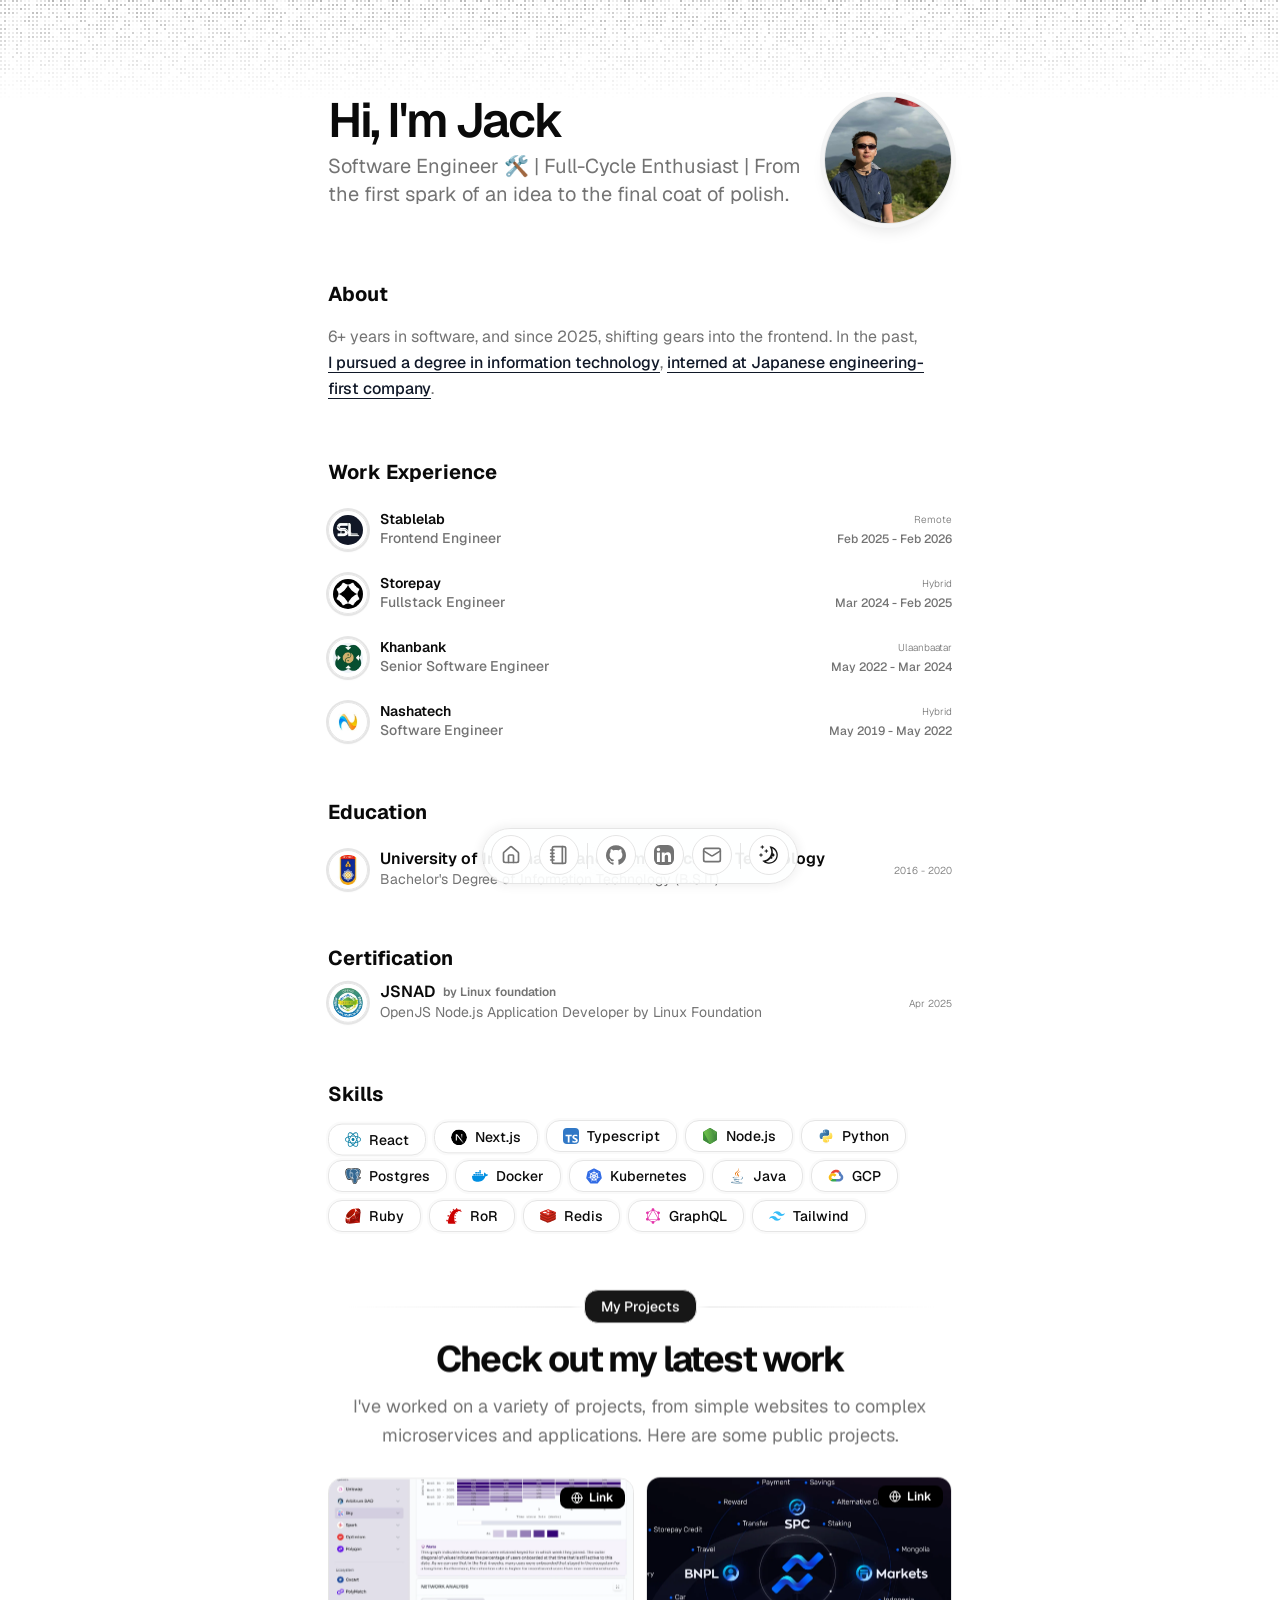
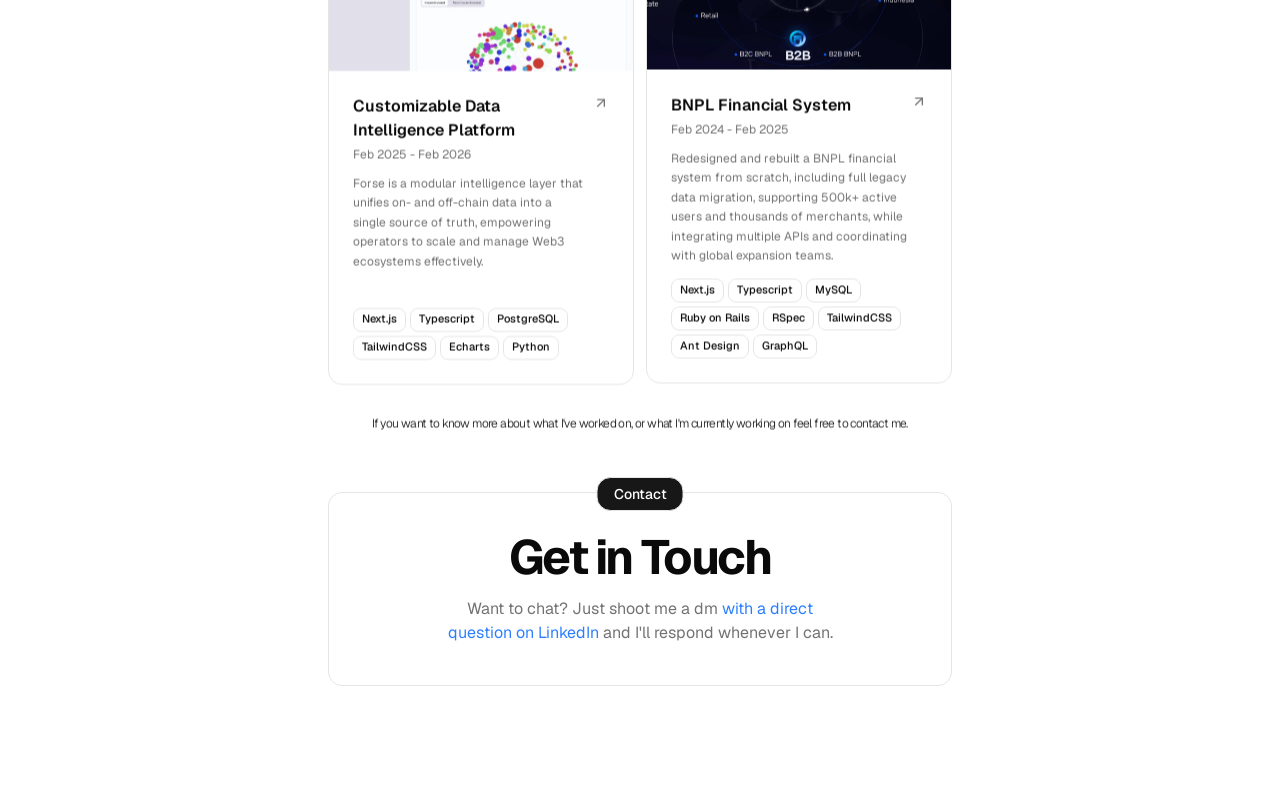
<file: index.html>
<!DOCTYPE html><html lang="en"><head><meta charset="utf-8"><meta name="viewport" content="width=device-width, initial-scale=1"><link rel="icon" href="/favicon.ico"><meta name="generator" content="Astro v7.3.3"><title>Jack Badamdash</title><meta name="description" content="Software Engineer 🛠️ | Full-Cycle Enthusiast | From the first spark of an idea to the final coat of polish."><link rel="canonical" href="https://jagi-is-a.dev/"><meta name="robots" content="index, follow"><meta name="googlebot" content="index, follow, max-video-preview:-1, max-image-preview:large, max-snippet:-1"><meta property="og:type" content="website"><meta property="og:title" content="Jack Badamdash"><meta property="og:description" content="Software Engineer 🛠️ | Full-Cycle Enthusiast | From the first spark of an idea to the final coat of polish."><meta property="og:url" content="https://jagi-is-a.dev/"><meta property="og:site_name" content="Jack Badamdash"><meta property="og:locale" content="en_US"><meta property="og:image" content="https://jagi-is-a.dev/og/index.png"><meta name="twitter:card" content="summary_large_image"><meta name="twitter:title" content="Jack Badamdash"><meta name="twitter:description" content="Software Engineer 🛠️ | Full-Cycle Enthusiast | From the first spark of an idea to the final coat of polish."><meta name="twitter:image" content="https://jagi-is-a.dev/og/index.png"><script>
      (function () {
        let stored = null;
        try {
          stored = localStorage.getItem("theme");
        } catch {}
        const theme = stored === "dark" || stored === "light" ? stored : "light";
        document.documentElement.classList.toggle("dark", theme === "dark");
      })();
    </script><link rel="stylesheet" href="/_astro/Icon.B357kVCI.css"></head><body class="min-h-screen bg-background font-sans antialiased relative"><div class="absolute inset-0 top-0 left-0 right-0 h-[100px] overflow-hidden z-0"><style>astro-island,astro-slot,astro-static-slot{display:contents}</style><script>(()=>{var a=(s,i,o)=>{let r=async()=>{await(await s())()},t=typeof i.value=="object"?i.value:void 0,c={rootMargin:t==null?void 0:t.rootMargin},n=new IntersectionObserver(e=>{for(let l of e)if(l.isIntersecting){n.disconnect(),r();break}},c);for(let e of o.children)n.observe(e)};(self.Astro||(self.Astro={})).visible=a;window.dispatchEvent(new Event("astro:visible"));})();</script><script>(()=>{var g=Object.defineProperty;var w=(a,s,c)=>s in a?g(a,s,{enumerable:!0,configurable:!0,writable:!0,value:c}):a[s]=c;var l=(a,s,c)=>w(a,typeof s!="symbol"?s+"":s,c);var E=new Set(["__proto__","constructor","prototype"]);{let a={0:t=>y(t),1:t=>c(t),2:t=>new RegExp(t),3:t=>new Date(t),4:t=>new Map(c(t)),5:t=>new Set(c(t)),6:t=>BigInt(t),7:t=>new URL(t),8:t=>new Uint8Array(t),9:t=>new Uint16Array(t),10:t=>new Uint32Array(t),11:t=>Number.POSITIVE_INFINITY*t},s=t=>{let[p,e]=t;return p in a?a[p](e):void 0},c=t=>t.map(s),y=t=>typeof t!="object"||t===null?t:Object.fromEntries(Object.entries(t).map(([p,e])=>[p,s(e)]));class f extends HTMLElement{constructor(){super(...arguments);l(this,"Component");l(this,"hydrator");l(this,"hydrate",async()=>{var b;if(!this.hydrator||!this.isConnected)return;let e=(b=this.parentElement)==null?void 0:b.closest("astro-island[ssr]");if(e){e.addEventListener("astro:hydrate",this.hydrate,{once:!0});return}let r=this.querySelectorAll("astro-slot"),n={},d=this.querySelectorAll("template[data-astro-template]");for(let o of d){let i=o.closest(this.tagName);i!=null&&i.isSameNode(this)&&(n[o.getAttribute("data-astro-template")||"default"]=o.innerHTML,o.remove())}for(let o of r){let i=o.closest(this.tagName);i!=null&&i.isSameNode(this)&&(n[o.getAttribute("name")||"default"]=o.innerHTML)}let u;try{u=this.hasAttribute("props")?y(JSON.parse(this.getAttribute("props"))):{}}catch(o){let i=this.getAttribute("component-url")||"<unknown>",v=this.getAttribute("component-export");throw v&&(i+=` (export ${v})`),console.error(`[hydrate] Error parsing props for component ${i}`,this.getAttribute("props"),o),o}let h;await this.hydrator(this)(this.Component,u,n,{client:this.getAttribute("client")}),this.removeAttribute("ssr"),this.dispatchEvent(new CustomEvent("astro:hydrate"))});l(this,"unmount",()=>{this.isConnected||this.dispatchEvent(new CustomEvent("astro:unmount"))})}disconnectedCallback(){document.removeEventListener("astro:after-swap",this.unmount),document.addEventListener("astro:after-swap",this.unmount,{once:!0})}connectedCallback(){if(!this.hasAttribute("await-children")||document.readyState==="interactive"||document.readyState==="complete")this.childrenConnectedCallback();else{let e=()=>{document.removeEventListener("DOMContentLoaded",e),r.disconnect(),this.childrenConnectedCallback()},r=new MutationObserver(()=>{var n;((n=this.lastChild)==null?void 0:n.nodeType)===Node.COMMENT_NODE&&this.lastChild.nodeValue==="astro:end"&&(this.lastChild.remove(),e())});r.observe(this,{childList:!0}),document.addEventListener("DOMContentLoaded",e)}}async childrenConnectedCallback(){let e=this.getAttribute("before-hydration-url");e&&await import(e),this.start()}getRetryImportUrl(e){let r=new URL(e,document.baseURI);return r.searchParams.set("astro-retry",Date.now().toString()),r.toString()}async importWithRetry(e){try{return await import(e)}catch(r){return await new Promise(n=>setTimeout(n,1e3)),import(this.getRetryImportUrl(e))}}handleHydrationError(e){let r=this.getAttribute("component-url"),n=new CustomEvent("astro:hydration-error",{cancelable:!0,bubbles:!0,composed:!0,detail:{error:e,componentUrl:r}});this.dispatchEvent(n)&&console.error(`[astro-island] Error hydrating ${r}`,e)}async start(){let e=JSON.parse(this.getAttribute("opts")),r=this.getAttribute("client");if(Astro[r]===void 0){window.addEventListener(`astro:${r}`,()=>this.start(),{once:!0});return}try{await Astro[r](async()=>{let n=this.getAttribute("renderer-url");try{let[d,{default:u}]=await Promise.all([this.importWithRetry(this.getAttribute("component-url")),n?this.importWithRetry(n):Promise.resolve({default:()=>()=>{}})]),h=this.getAttribute("component-export")||"default";if(h.includes(".")){this.Component=d;for(let m of h.split(".")){if(E.has(m)||!this.Component||typeof this.Component!="object"&&typeof this.Component!="function"||!Object.hasOwn(this.Component,m))throw new Error(`Invalid component export path: ${h}`);this.Component=this.Component[m]}}else{if(E.has(h))throw new Error(`Invalid component export path: ${h}`);this.Component=d[h]}return this.hydrator=u,this.hydrate}catch(d){return this.handleHydrationError(d),()=>{}}},e,this)}catch(n){this.handleHydrationError(n)}}attributeChangedCallback(){this.hydrate()}}l(f,"observedAttributes",["props"]),customElements.get("astro-island")||customElements.define("astro-island",f)}})();</script><astro-island uid="Z5zDrl" prefix="r64" component-url="/_astro/flickering-grid.BrC-i1y6.js" component-export="FlickeringGrid" renderer-url="/_astro/client.D7pBilko.js" props="{&quot;className&quot;:[0,&quot;h-full w-full&quot;],&quot;squareSize&quot;:[0,2],&quot;gridGap&quot;:[0,2],&quot;style&quot;:[0,{&quot;maskImage&quot;:[0,&quot;linear-gradient(to bottom, black, transparent)&quot;],&quot;WebkitMaskImage&quot;:[0,&quot;linear-gradient(to bottom, black, transparent)&quot;]}]}" ssr client="visible" opts="{&quot;name&quot;:&quot;FlickeringGrid&quot;,&quot;value&quot;:true}" await-children><div class="h-full w-full" style="mask-image:linear-gradient(to bottom, black, transparent);-webkit-mask-image:linear-gradient(to bottom, black, transparent)"><canvas class="pointer-events-none" style="width:0;height:0"></canvas></div><!--astro:end--></astro-island></div><div class="relative z-10 max-w-2xl mx-auto py-12 pb-24 sm:py-24 px-6"><main class="min-h-dvh flex flex-col gap-14 relative"><section id="hero"><div class="mx-auto w-full max-w-2xl space-y-8"><div class="gap-2 gap-y-6 flex flex-col md:flex-row justify-between"><div class="gap-2 flex flex-col order-2 md:order-1"><script>(()=>{var e=async t=>{await(await t())()};(self.Astro||(self.Astro={})).load=e;window.dispatchEvent(new Event("astro:load"));})();</script><astro-island uid="ZITMFN" prefix="r33" component-url="/_astro/blur-fade-text.BO5bYAuR.js" component-export="default" renderer-url="/_astro/client.D7pBilko.js" props="{&quot;delay&quot;:[0,0.04],&quot;className&quot;:[0,&quot;text-3xl font-semibold tracking-tighter sm:text-4xl lg:text-5xl&quot;],&quot;yOffset&quot;:[0,8],&quot;text&quot;:[0,&quot;Hi, I&#39;m Jack&quot;]}" ssr client="load" opts="{&quot;name&quot;:&quot;BlurFadeText&quot;,&quot;value&quot;:true}" await-children><div class="flex"><span class="inline-block text-3xl font-semibold tracking-tighter sm:text-4xl lg:text-5xl" style="opacity:0;filter:blur(8px);transform:translateY(-8px)">Hi, I&#x27;m Jack</span></div><!--astro:end--></astro-island><astro-island uid="Z1XpGya" prefix="r34" component-url="/_astro/blur-fade-text.BO5bYAuR.js" component-export="default" renderer-url="/_astro/client.D7pBilko.js" props="{&quot;className&quot;:[0,&quot;text-muted-foreground max-w-[600px] md:text-lg lg:text-xl&quot;],&quot;delay&quot;:[0,0.04],&quot;text&quot;:[0,&quot;Software Engineer 🛠️ | Full-Cycle Enthusiast | From the first spark of an idea to the final coat of polish.&quot;]}" ssr client="load" opts="{&quot;name&quot;:&quot;BlurFadeText&quot;,&quot;value&quot;:true}" await-children><div class="flex"><span class="inline-block text-muted-foreground max-w-[600px] md:text-lg lg:text-xl" style="opacity:0;filter:blur(8px);transform:translateY(-8px)">Software Engineer 🛠️ | Full-Cycle Enthusiast | From the first spark of an idea to the final coat of polish.</span></div><!--astro:end--></astro-island></div><astro-island uid="ZPBdXP" prefix="r37" component-url="/_astro/blur-fade.B2PFJcFC.js" component-export="default" renderer-url="/_astro/client.D7pBilko.js" props="{&quot;delay&quot;:[0,0.04],&quot;className&quot;:[0,&quot;order-1 md:order-2&quot;]}" ssr client="load" opts="{&quot;name&quot;:&quot;BlurFade&quot;,&quot;value&quot;:true}" await-children><div class="order-1 md:order-2" style="opacity:0;filter:blur(6px);transform:translateY(-6px)"><astro-slot><div class="relative size-24 md:size-32 border rounded-full shadow-lg ring-4 ring-muted overflow-hidden bg-muted flex items-center justify-center"><span class="text-2xl font-semibold text-muted-foreground">Jack</span><img src="/me-travel.webp" alt="Jack Badamdash" class="absolute inset-0 h-full w-full object-cover" onerror="this.style.display='none'"></div></astro-slot></div><!--astro:end--></astro-island></div></div></section><section id="about"><div class="flex min-h-0 flex-col gap-y-4"><astro-island uid="ZSaA3V" prefix="r38" component-url="/_astro/blur-fade.B2PFJcFC.js" component-export="default" renderer-url="/_astro/client.D7pBilko.js" props="{&quot;delay&quot;:[0,0.12]}" ssr client="visible" opts="{&quot;name&quot;:&quot;BlurFade&quot;,&quot;value&quot;:true}" await-children><div style="opacity:0;filter:blur(6px);transform:translateY(-6px)"><astro-slot><h2 class="text-xl font-bold">About</h2></astro-slot></div><!--astro:end--></astro-island><astro-island uid="Z1dsBF5" prefix="r39" component-url="/_astro/blur-fade.B2PFJcFC.js" component-export="default" renderer-url="/_astro/client.D7pBilko.js" props="{&quot;delay&quot;:[0,0.16]}" ssr client="visible" opts="{&quot;name&quot;:&quot;BlurFade&quot;,&quot;value&quot;:true}" await-children><div style="opacity:0;filter:blur(6px);transform:translateY(-6px)"><astro-slot><div class="prose max-w-full text-pretty font-sans leading-relaxed text-muted-foreground dark:prose-invert"><p>6+ years in software, and since 2025, shifting gears into the frontend. In the past, <a href="/#education">I pursued a degree in information technology</a>, <a href="https://nashatech.com/">interned at Japanese engineering-first company</a>.</p>
</div></astro-slot></div><!--astro:end--></astro-island></div></section><section id="work"><div class="flex min-h-0 flex-col gap-y-6"><astro-island uid="yloQk" prefix="r40" component-url="/_astro/blur-fade.B2PFJcFC.js" component-export="default" renderer-url="/_astro/client.D7pBilko.js" props="{&quot;delay&quot;:[0,0.2]}" ssr client="visible" opts="{&quot;name&quot;:&quot;BlurFade&quot;,&quot;value&quot;:true}" await-children><div style="opacity:0;filter:blur(6px);transform:translateY(-6px)"><astro-slot><h2 class="text-xl font-bold">Work Experience</h2></astro-slot></div><!--astro:end--></astro-island><astro-island uid="11779q" prefix="r69" component-url="/_astro/blur-fade.B2PFJcFC.js" component-export="default" renderer-url="/_astro/client.D7pBilko.js" props="{&quot;delay&quot;:[0,0.24]}" ssr client="visible" opts="{&quot;name&quot;:&quot;BlurFade&quot;,&quot;value&quot;:true}" await-children><div style="opacity:0;filter:blur(6px);transform:translateY(-6px)"><astro-slot><astro-island uid="22IwYB" prefix="r35" component-url="/_astro/work-section.Cgf0ClOC.js" component-export="default" renderer-url="/_astro/client.D7pBilko.js" props="{}" ssr client="visible" opts="{&quot;name&quot;:&quot;WorkSection&quot;,&quot;value&quot;:true}" await-children><div class="w-full grid gap-6" data-orientation="vertical"><div data-state="closed" data-orientation="vertical" class="w-full border-b-0 grid gap-2"><h3 data-orientation="vertical" data-state="closed" class="flex"><button type="button" aria-expanded="false" data-state="closed" data-orientation="vertical" id="radix-_r35R_1_" class="flex flex-1 items-center justify-between text-sm font-medium text-left [&amp;[data-state=open]_svg]:rotate-180 hover:no-underline p-0 cursor-pointer transition-colors rounded-none group [&amp;&gt;svg]:hidden" data-radix-collection-item=""><div class="flex items-center gap-x-3 justify-between w-full text-left"><div class="flex items-center gap-x-3 flex-1 min-w-0"><img src="/stablelab_logo.webp" alt="Stablelab" class="size-8 md:size-10 p-1 border rounded-full shadow ring-2 ring-border overflow-hidden object-contain flex-none"/><div class="flex-1 min-w-0 gap-0.5 flex flex-col"><div class="font-semibold leading-none flex items-center gap-2">Stablelab<span class="relative inline-flex items-center w-3.5 h-3.5"><svg xmlns="http://www.w3.org/2000/svg" width="24" height="24" viewBox="0 0 24 24" fill="none" stroke="currentColor" stroke-width="2" stroke-linecap="round" stroke-linejoin="round" class="lucide lucide-chevron-right absolute h-3.5 w-3.5 shrink-0 text-muted-foreground stroke-2 transition-all duration-300 ease-out translate-x-0 opacity-0 group-hover:translate-x-1 group-hover:opacity-100 group-data-[state=open]:opacity-0 group-data-[state=open]:translate-x-0" aria-hidden="true"><path d="m9 18 6-6-6-6"></path></svg><svg xmlns="http://www.w3.org/2000/svg" width="24" height="24" viewBox="0 0 24 24" fill="none" stroke="currentColor" stroke-width="2" stroke-linecap="round" stroke-linejoin="round" class="lucide lucide-chevron-down absolute h-3.5 w-3.5 shrink-0 text-muted-foreground stroke-2 transition-all duration-200 opacity-0 rotate-0 group-data-[state=open]:opacity-100 group-data-[state=open]:rotate-180" aria-hidden="true"><path d="m6 9 6 6 6-6"></path></svg></span></div><div class="font-sans text-sm text-muted-foreground">Frontend Engineer</div></div></div><div class="flex flex-col justify-end gap-1 text-xs tabular-nums text-muted-foreground text-right flex-none"><span class="text-[10px] font-light">Remote</span><span>Feb 2025<!-- --> - <!-- -->Feb 2026</span></div></div></button></h3><div data-state="closed" id="radix-_r35R_9_" hidden="" role="region" aria-labelledby="radix-_r35R_1_" data-orientation="vertical" class="overflow-hidden text-sm data-[state=closed]:animate-accordion-up data-[state=open]:animate-accordion-down" style="--radix-accordion-content-height:var(--radix-collapsible-content-height);--radix-accordion-content-width:var(--radix-collapsible-content-width)"></div></div><div data-state="closed" data-orientation="vertical" class="w-full border-b-0 grid gap-2"><h3 data-orientation="vertical" data-state="closed" class="flex"><button type="button" aria-expanded="false" data-state="closed" data-orientation="vertical" id="radix-_r35R_2_" class="flex flex-1 items-center justify-between text-sm font-medium text-left [&amp;[data-state=open]_svg]:rotate-180 hover:no-underline p-0 cursor-pointer transition-colors rounded-none group [&amp;&gt;svg]:hidden" data-radix-collection-item=""><div class="flex items-center gap-x-3 justify-between w-full text-left"><div class="flex items-center gap-x-3 flex-1 min-w-0"><img src="/storepay_logo.webp" alt="Storepay" class="size-8 md:size-10 p-1 border rounded-full shadow ring-2 ring-border overflow-hidden object-contain flex-none"/><div class="flex-1 min-w-0 gap-0.5 flex flex-col"><div class="font-semibold leading-none flex items-center gap-2">Storepay<span class="relative inline-flex items-center w-3.5 h-3.5"><svg xmlns="http://www.w3.org/2000/svg" width="24" height="24" viewBox="0 0 24 24" fill="none" stroke="currentColor" stroke-width="2" stroke-linecap="round" stroke-linejoin="round" class="lucide lucide-chevron-right absolute h-3.5 w-3.5 shrink-0 text-muted-foreground stroke-2 transition-all duration-300 ease-out translate-x-0 opacity-0 group-hover:translate-x-1 group-hover:opacity-100 group-data-[state=open]:opacity-0 group-data-[state=open]:translate-x-0" aria-hidden="true"><path d="m9 18 6-6-6-6"></path></svg><svg xmlns="http://www.w3.org/2000/svg" width="24" height="24" viewBox="0 0 24 24" fill="none" stroke="currentColor" stroke-width="2" stroke-linecap="round" stroke-linejoin="round" class="lucide lucide-chevron-down absolute h-3.5 w-3.5 shrink-0 text-muted-foreground stroke-2 transition-all duration-200 opacity-0 rotate-0 group-data-[state=open]:opacity-100 group-data-[state=open]:rotate-180" aria-hidden="true"><path d="m6 9 6 6 6-6"></path></svg></span></div><div class="font-sans text-sm text-muted-foreground">Fullstack Engineer</div></div></div><div class="flex flex-col justify-end gap-1 text-xs tabular-nums text-muted-foreground text-right flex-none"><span class="text-[10px] font-light">Hybrid</span><span>Mar 2024<!-- --> - <!-- -->Feb 2025</span></div></div></button></h3><div data-state="closed" id="radix-_r35R_a_" hidden="" role="region" aria-labelledby="radix-_r35R_2_" data-orientation="vertical" class="overflow-hidden text-sm data-[state=closed]:animate-accordion-up data-[state=open]:animate-accordion-down" style="--radix-accordion-content-height:var(--radix-collapsible-content-height);--radix-accordion-content-width:var(--radix-collapsible-content-width)"></div></div><div data-state="closed" data-orientation="vertical" class="w-full border-b-0 grid gap-2"><h3 data-orientation="vertical" data-state="closed" class="flex"><button type="button" aria-expanded="false" data-state="closed" data-orientation="vertical" id="radix-_r35R_3_" class="flex flex-1 items-center justify-between text-sm font-medium text-left [&amp;[data-state=open]_svg]:rotate-180 hover:no-underline p-0 cursor-pointer transition-colors rounded-none group [&amp;&gt;svg]:hidden" data-radix-collection-item=""><div class="flex items-center gap-x-3 justify-between w-full text-left"><div class="flex items-center gap-x-3 flex-1 min-w-0"><img src="/khanbank_logo.webp" alt="Khanbank" class="size-8 md:size-10 p-1 border rounded-full shadow ring-2 ring-border overflow-hidden object-contain flex-none"/><div class="flex-1 min-w-0 gap-0.5 flex flex-col"><div class="font-semibold leading-none flex items-center gap-2">Khanbank<span class="relative inline-flex items-center w-3.5 h-3.5"><svg xmlns="http://www.w3.org/2000/svg" width="24" height="24" viewBox="0 0 24 24" fill="none" stroke="currentColor" stroke-width="2" stroke-linecap="round" stroke-linejoin="round" class="lucide lucide-chevron-right absolute h-3.5 w-3.5 shrink-0 text-muted-foreground stroke-2 transition-all duration-300 ease-out translate-x-0 opacity-0 group-hover:translate-x-1 group-hover:opacity-100 group-data-[state=open]:opacity-0 group-data-[state=open]:translate-x-0" aria-hidden="true"><path d="m9 18 6-6-6-6"></path></svg><svg xmlns="http://www.w3.org/2000/svg" width="24" height="24" viewBox="0 0 24 24" fill="none" stroke="currentColor" stroke-width="2" stroke-linecap="round" stroke-linejoin="round" class="lucide lucide-chevron-down absolute h-3.5 w-3.5 shrink-0 text-muted-foreground stroke-2 transition-all duration-200 opacity-0 rotate-0 group-data-[state=open]:opacity-100 group-data-[state=open]:rotate-180" aria-hidden="true"><path d="m6 9 6 6 6-6"></path></svg></span></div><div class="font-sans text-sm text-muted-foreground">Senior Software Engineer</div></div></div><div class="flex flex-col justify-end gap-1 text-xs tabular-nums text-muted-foreground text-right flex-none"><span class="text-[10px] font-light">Ulaanbaatar</span><span>May 2022<!-- --> - <!-- -->Mar 2024</span></div></div></button></h3><div data-state="closed" id="radix-_r35R_b_" hidden="" role="region" aria-labelledby="radix-_r35R_3_" data-orientation="vertical" class="overflow-hidden text-sm data-[state=closed]:animate-accordion-up data-[state=open]:animate-accordion-down" style="--radix-accordion-content-height:var(--radix-collapsible-content-height);--radix-accordion-content-width:var(--radix-collapsible-content-width)"></div></div><div data-state="closed" data-orientation="vertical" class="w-full border-b-0 grid gap-2"><h3 data-orientation="vertical" data-state="closed" class="flex"><button type="button" aria-expanded="false" data-state="closed" data-orientation="vertical" id="radix-_r35R_4_" class="flex flex-1 items-center justify-between text-sm font-medium text-left [&amp;[data-state=open]_svg]:rotate-180 hover:no-underline p-0 cursor-pointer transition-colors rounded-none group [&amp;&gt;svg]:hidden" data-radix-collection-item=""><div class="flex items-center gap-x-3 justify-between w-full text-left"><div class="flex items-center gap-x-3 flex-1 min-w-0"><img src="/nashatech_logo.webp" alt="Nashatech" class="size-8 md:size-10 p-1 border rounded-full shadow ring-2 ring-border overflow-hidden object-contain flex-none"/><div class="flex-1 min-w-0 gap-0.5 flex flex-col"><div class="font-semibold leading-none flex items-center gap-2">Nashatech<span class="relative inline-flex items-center w-3.5 h-3.5"><svg xmlns="http://www.w3.org/2000/svg" width="24" height="24" viewBox="0 0 24 24" fill="none" stroke="currentColor" stroke-width="2" stroke-linecap="round" stroke-linejoin="round" class="lucide lucide-chevron-right absolute h-3.5 w-3.5 shrink-0 text-muted-foreground stroke-2 transition-all duration-300 ease-out translate-x-0 opacity-0 group-hover:translate-x-1 group-hover:opacity-100 group-data-[state=open]:opacity-0 group-data-[state=open]:translate-x-0" aria-hidden="true"><path d="m9 18 6-6-6-6"></path></svg><svg xmlns="http://www.w3.org/2000/svg" width="24" height="24" viewBox="0 0 24 24" fill="none" stroke="currentColor" stroke-width="2" stroke-linecap="round" stroke-linejoin="round" class="lucide lucide-chevron-down absolute h-3.5 w-3.5 shrink-0 text-muted-foreground stroke-2 transition-all duration-200 opacity-0 rotate-0 group-data-[state=open]:opacity-100 group-data-[state=open]:rotate-180" aria-hidden="true"><path d="m6 9 6 6 6-6"></path></svg></span></div><div class="font-sans text-sm text-muted-foreground">Software Engineer</div></div></div><div class="flex flex-col justify-end gap-1 text-xs tabular-nums text-muted-foreground text-right flex-none"><span class="text-[10px] font-light">Hybrid</span><span>May 2019<!-- --> - <!-- -->May 2022</span></div></div></button></h3><div data-state="closed" id="radix-_r35R_c_" hidden="" role="region" aria-labelledby="radix-_r35R_4_" data-orientation="vertical" class="overflow-hidden text-sm data-[state=closed]:animate-accordion-up data-[state=open]:animate-accordion-down" style="--radix-accordion-content-height:var(--radix-collapsible-content-height);--radix-accordion-content-width:var(--radix-collapsible-content-width)"></div></div></div><!--astro:end--></astro-island></astro-slot></div><!--astro:end--></astro-island></div></section><section id="education"><div class="flex min-h-0 flex-col gap-y-6"><astro-island uid="Z13NAXG" prefix="r41" component-url="/_astro/blur-fade.B2PFJcFC.js" component-export="default" renderer-url="/_astro/client.D7pBilko.js" props="{&quot;delay&quot;:[0,0.28]}" ssr client="visible" opts="{&quot;name&quot;:&quot;BlurFade&quot;,&quot;value&quot;:true}" await-children><div style="opacity:0;filter:blur(6px);transform:translateY(-6px)"><astro-slot><h2 class="text-xl font-bold">Education</h2></astro-slot></div><!--astro:end--></astro-island><div class="flex flex-col gap-8"><astro-island uid="ZrlqRY" prefix="r42" component-url="/_astro/blur-fade.B2PFJcFC.js" component-export="default" renderer-url="/_astro/client.D7pBilko.js" props="{&quot;delay&quot;:[0,0.32]}" ssr client="visible" opts="{&quot;name&quot;:&quot;BlurFade&quot;,&quot;value&quot;:true}" await-children><div style="opacity:0;filter:blur(6px);transform:translateY(-6px)"><astro-slot><a href="https://www.sict.edu.mn/en" target="_blank" rel="noopener noreferrer" class="flex items-center gap-x-3 justify-between group"><div class="flex items-center gap-x-3 flex-1 min-w-0"><img src="/sict_logo.webp" alt="University of Information and Communication Technology" class="size-8 md:size-10 p-1 border rounded-full shadow ring-2 ring-border overflow-hidden object-contain flex-none"><div class="flex-1 min-w-0 flex flex-col gap-0.5"><div class="font-semibold leading-none flex items-center gap-2">University of Information and Communication Technology<svg xmlns="http://www.w3.org/2000/svg" viewBox="0 0 24 24" fill="none" stroke="currentColor" stroke-width="2" stroke-linecap="round" stroke-linejoin="round" class="h-3.5 w-3.5 text-muted-foreground opacity-0 -translate-x-2 group-hover:opacity-100 group-hover:translate-x-0 transition-all duration-200" aria-hidden="true"><path d="M7 7h10v10"/><path d="M7 17 17 7"/></svg></div><div class="font-sans text-sm text-muted-foreground">Bachelor&#39;s Degree of Information Technology (B.S.IT)</div></div></div><div class="flex items-center gap-px text-[10px] font-light tabular-nums text-muted-foreground text-right flex-none"><span>2016 - 2020</span></div></a></astro-slot></div><!--astro:end--></astro-island></div></div></section><section id="certifications"><div class="flex min-h-0 flex-col gap-y-3"><astro-island uid="2sCH3b" prefix="r43" component-url="/_astro/blur-fade.B2PFJcFC.js" component-export="default" renderer-url="/_astro/client.D7pBilko.js" props="{&quot;delay&quot;:[0,0.36]}" ssr client="visible" opts="{&quot;name&quot;:&quot;BlurFade&quot;,&quot;value&quot;:true}" await-children><div style="opacity:0;filter:blur(6px);transform:translateY(-6px)"><astro-slot><h2 class="text-xl font-bold">Certification</h2></astro-slot></div><!--astro:end--></astro-island><astro-island uid="2wIuaf" prefix="r44" component-url="/_astro/blur-fade.B2PFJcFC.js" component-export="default" renderer-url="/_astro/client.D7pBilko.js" props="{&quot;delay&quot;:[0,0.36]}" ssr client="visible" opts="{&quot;name&quot;:&quot;BlurFade&quot;,&quot;value&quot;:true}" await-children><div style="opacity:0;filter:blur(6px);transform:translateY(-6px)"><astro-slot><a href="https://www.credly.com/badges/456cfc42-2d3f-4234-a70e-e27c95dca940" target="_blank" rel="noopener noreferrer" class="flex items-center gap-x-3 justify-between group"><div class="flex items-center gap-x-3 flex-1 min-w-0"><img src="/jsnad_logo.webp" alt="https://www.credly.com/badges/456cfc42-2d3f-4234-a70e-e27c95dca940" class="size-8 md:size-10 p-1 border rounded-full shadow ring-2 ring-border overflow-hidden object-contain flex-none"><div class="flex-1 min-w-0 flex flex-col gap-0.5"><div class="font-semibold leading-none flex items-center gap-2">JSNAD <span class="text-muted-foreground text-xs">by Linux foundation</span><svg xmlns="http://www.w3.org/2000/svg" viewBox="0 0 24 24" fill="none" stroke="currentColor" stroke-width="2" stroke-linecap="round" stroke-linejoin="round" class="h-3.5 w-3.5 text-muted-foreground opacity-0 -translate-x-2 group-hover:opacity-100 group-hover:translate-x-0 transition-all duration-200" aria-hidden="true"><path d="M7 7h10v10"/><path d="M7 17 17 7"/></svg></div><div class="font-sans text-sm text-muted-foreground">OpenJS Node.js Application Developer by Linux Foundation</div></div></div><div class="flex items-center gap-px text-[10px] font-light tabular-nums text-muted-foreground text-right flex-none"><span>Apr 2025</span></div></a></astro-slot></div><!--astro:end--></astro-island></div></section><section id="skills"><div class="flex min-h-0 flex-col gap-y-4"><astro-island uid="Z9KJMM" prefix="r45" component-url="/_astro/blur-fade.B2PFJcFC.js" component-export="default" renderer-url="/_astro/client.D7pBilko.js" props="{&quot;delay&quot;:[0,0.4]}" ssr client="visible" opts="{&quot;name&quot;:&quot;BlurFade&quot;,&quot;value&quot;:true}" await-children><div style="opacity:0;filter:blur(6px);transform:translateY(-6px)"><astro-slot><h2 class="text-xl font-bold">Skills</h2></astro-slot></div><!--astro:end--></astro-island><div class="flex flex-wrap gap-2"><astro-island uid="Zb9wXR" prefix="r46" component-url="/_astro/blur-fade.B2PFJcFC.js" component-export="default" renderer-url="/_astro/client.D7pBilko.js" props="{&quot;delay&quot;:[0,0.44]}" ssr client="visible" opts="{&quot;name&quot;:&quot;BlurFade&quot;,&quot;value&quot;:true}" await-children><div style="opacity:0;filter:blur(6px);transform:translateY(-6px)"><astro-slot><div class="border bg-background border-border ring-2 ring-border/20 rounded-xl h-8 w-fit px-4 flex items-center gap-2"><svg class="size-4 rounded overflow-hidden object-contain" viewBox="0 0 569 512" xmlns:xlink="http://www.w3.org/1999/xlink"><g fill="none" fill-rule="evenodd"><g fill="#087EA4" fill-rule="nonzero"><path d="M285.5,201 C255.400481,201 231,225.400481 231,255.5 C231,285.599519 255.400481,310 285.5,310 C315.599519,310 340,285.599519 340,255.5 C340,225.400481 315.599519,201 285.5,201" id="Path"></path><path d="M568.959856,255.99437 C568.959856,213.207656 529.337802,175.68144 466.251623,150.985214 C467.094645,145.423543 467.85738,139.922107 468.399323,134.521063 C474.621631,73.0415145 459.808523,28.6686204 426.709856,9.5541429 C389.677085,-11.8291748 337.36955,3.69129898 284.479928,46.0162134 C231.590306,3.69129898 179.282771,-11.8291748 142.25,9.5541429 C109.151333,28.6686204 94.3382249,73.0415145 100.560533,134.521063 C101.102476,139.922107 101.845139,145.443621 102.708233,151.02537 C97.4493791,153.033193 92.2908847,155.161486 87.3331099,157.39017 C31.0111824,182.708821 0,217.765415 0,255.99437 C0,298.781084 39.6220545,336.307301 102.708233,361.003527 C101.845139,366.565197 101.102476,372.066633 100.560533,377.467678 C94.3382249,438.947226 109.151333,483.32012 142.25,502.434597 C153.629683,508.887578 166.52439,512.186771 179.603923,511.991836 C210.956328,511.991836 247.567589,495.487529 284.479928,465.972527 C321.372196,495.487529 358.003528,511.991836 389.396077,511.991836 C402.475265,512.183856 415.36922,508.884856 426.75,502.434597 C459.848667,483.32012 474.661775,438.947226 468.439467,377.467678 C467.897524,372.066633 467.134789,366.565197 466.291767,361.003527 C529.377946,336.347457 569,298.761006 569,255.99437 M389.155214,27.1025182 C397.565154,26.899606 405.877839,28.9368502 413.241569,33.0055186 C436.223966,46.2772304 446.540955,82.2775015 441.522965,131.770345 C441.181741,135.143488 440.780302,138.556788 440.298575,141.990165 C414.066922,134.08804 387.205771,128.452154 360.010724,125.144528 C343.525021,103.224055 325.192524,82.7564475 305.214266,63.9661533 C336.586743,39.7116483 366.032313,27.1025182 389.135142,27.1025182 M378.356498,310.205598 C368.204912,327.830733 357.150626,344.919965 345.237759,361.405091 C325.045049,363.479997 304.758818,364.51205 284.459856,364.497299 C264.167589,364.51136 243.888075,363.479308 223.702025,361.405091 C211.820914,344.919381 200.80007,327.83006 190.683646,310.205598 C180.532593,292.629285 171.306974,274.534187 163.044553,255.99437 C171.306974,237.454554 180.532593,219.359455 190.683646,201.783142 C200.784121,184.229367 211.770999,167.201087 223.601665,150.764353 C243.824636,148.63809 264.145559,147.579168 284.479928,147.591877 C304.772146,147.579725 325.051559,148.611772 345.237759,150.68404 C357.109048,167.14607 368.136094,184.201112 378.27621,201.783142 C388.419418,219.363718 397.644825,237.458403 405.915303,255.99437 C397.644825,274.530337 388.419418,292.625022 378.27621,310.205598 M419.724813,290.127366 C426.09516,307.503536 431.324985,325.277083 435.380944,343.334682 C417.779633,348.823635 399.836793,353.149774 381.668372,356.285142 C388.573127,345.871232 395.263781,335.035679 401.740334,323.778483 C408.143291,312.655143 414.144807,301.431411 419.805101,290.207679 M246.363271,390.377981 C258.848032,391.140954 271.593728,391.582675 284.5,391.582675 C297.406272,391.582675 310.232256,391.140954 322.737089,390.377981 C310.880643,404.583418 298.10766,417.997563 284.5,430.534446 C270.921643,417.999548 258.18192,404.585125 246.363271,390.377981 Z M187.311556,356.244986 C169.137286,353.123646 151.187726,348.810918 133.578912,343.334682 C137.618549,325.305649 142.828222,307.559058 149.174827,290.207679 C154.754833,301.431411 160.736278,312.655143 167.239594,323.778483 C173.74291,334.901824 180.467017,345.864539 187.311556,356.285142 M149.174827,221.760984 C142.850954,204.473938 137.654787,186.794745 133.619056,168.834762 C151.18418,163.352378 169.085653,159.013101 187.211197,155.844146 C180.346585,166.224592 173.622478,176.986525 167.139234,188.210257 C160.65599,199.433989 154.734761,210.517173 149.074467,221.760984 M322.616657,121.590681 C310.131896,120.827708 297.3862,120.385987 284.379568,120.385987 C271.479987,120.385987 258.767744,120.787552 246.242839,121.590681 C258.061488,107.383537 270.801211,93.9691137 284.379568,81.4342157 C297.99241,93.9658277 310.765727,107.380324 322.616657,121.590681 Z M401.70019,188.210257 C395.196875,176.939676 388.472767,166.09743 381.527868,155.68352 C399.744224,158.819049 417.734224,163.151949 435.380944,168.654058 C431.331963,186.680673 426.122466,204.426664 419.785029,221.781062 C414.205023,210.55733 408.203506,199.333598 401.720262,188.230335 M127.517179,131.790423 C122.438973,82.3176579 132.816178,46.2973086 155.778503,33.0255968 C163.144699,28.9632474 171.455651,26.9264282 179.864858,27.1225964 C202.967687,27.1225964 232.413257,39.7317265 263.785734,63.9862316 C243.794133,82.7898734 225.448298,103.270812 208.949132,125.204763 C181.761691,128.528025 154.90355,134.14313 128.661281,141.990165 C128.199626,138.556788 127.778115,135.163566 127.456963,131.790423 M98.4529773,182.106474 C101.54406,180.767925 104.695358,179.429376 107.906872,178.090828 C114.220532,204.735668 122.781793,230.7969 133.498624,255.99437 C122.761529,281.241316 114.193296,307.357063 107.8868,334.058539 C56.7434387,313.076786 27.0971497,284.003505 27.0971497,255.99437 C27.0971497,229.450947 53.1907013,202.526037 98.4529773,182.106474 Z M155.778503,478.963143 C132.816178,465.691432 122.438973,429.671082 127.517179,380.198317 C127.838331,376.825174 128.259842,373.431953 128.721497,369.978497 C154.953686,377.878517 181.814655,383.514365 209.009348,386.824134 C225.500295,408.752719 243.832321,429.233234 263.805806,448.042665 C220.069,481.834331 180.105722,492.97775 155.838719,478.963143 M441.502893,380.198317 C446.520883,429.691161 436.203894,465.691432 413.221497,478.963143 C388.974566,493.017906 348.991216,481.834331 305.274481,448.042665 C325.241364,429.232737 343.566681,408.752215 360.050868,386.824134 C387.245915,383.516508 414.107066,377.880622 440.338719,369.978497 C440.820446,373.431953 441.221885,376.825174 441.563109,380.198317 M461.193488,334.018382 C454.869166,307.332523 446.294494,281.231049 435.561592,255.99437 C446.289797,230.744081 454.857778,204.629101 461.173416,177.930202 C512.216417,198.911955 541.942994,227.985236 541.942994,255.99437 C541.942994,284.003505 512.296705,313.076786 461.153344,334.058539" id="Shape"></path></g></g></svg><span class="text-foreground text-sm font-medium">React</span></div></astro-slot></div><!--astro:end--></astro-island><astro-island uid="Z194nu7" prefix="r47" component-url="/_astro/blur-fade.B2PFJcFC.js" component-export="default" renderer-url="/_astro/client.D7pBilko.js" props="{&quot;delay&quot;:[0,0.49]}" ssr client="visible" opts="{&quot;name&quot;:&quot;BlurFade&quot;,&quot;value&quot;:true}" await-children><div style="opacity:0;filter:blur(6px);transform:translateY(-6px)"><astro-slot><div class="border bg-background border-border ring-2 ring-border/20 rounded-xl h-8 w-fit px-4 flex items-center gap-2"><svg class="size-4 rounded overflow-hidden object-contain" viewBox="0 0 180 180"><mask height="180" id=":r8:mask0_408_134" maskUnits="userSpaceOnUse" width="180" x="0" y="0" style="mask-type:alpha"><circle cx="90" cy="90" fill="black" r="90"></circle></mask><g mask="url(#:r8:mask0_408_134)"><circle cx="90" cy="90" data-circle="true" fill="black" r="90"></circle><path d="M149.508 157.52L69.142 54H54V125.97H66.1136V69.3836L139.999 164.845C143.333 162.614 146.509 160.165 149.508 157.52Z" fill="url(#:r8:paint0_linear_408_134)"></path><rect fill="url(#:r8:paint1_linear_408_134)" height="72" width="12" x="115" y="54"></rect></g><defs><linearGradient gradientUnits="userSpaceOnUse" id=":r8:paint0_linear_408_134" x1="109" x2="144.5" y1="116.5" y2="160.5"><stop stop-color="white"></stop><stop offset="1" stop-color="white" stop-opacity="0"></stop></linearGradient><linearGradient gradientUnits="userSpaceOnUse" id=":r8:paint1_linear_408_134" x1="121" x2="120.799" y1="54" y2="106.875"><stop stop-color="white"></stop><stop offset="1" stop-color="white" stop-opacity="0"></stop></linearGradient></defs></svg><span class="text-foreground text-sm font-medium">Next.js</span></div></astro-slot></div><!--astro:end--></astro-island><astro-island uid="Z1b25F8" prefix="r48" component-url="/_astro/blur-fade.B2PFJcFC.js" component-export="default" renderer-url="/_astro/client.D7pBilko.js" props="{&quot;delay&quot;:[0,0.54]}" ssr client="visible" opts="{&quot;name&quot;:&quot;BlurFade&quot;,&quot;value&quot;:true}" await-children><div style="opacity:0;filter:blur(6px);transform:translateY(-6px)"><astro-slot><div class="border bg-background border-border ring-2 ring-border/20 rounded-xl h-8 w-fit px-4 flex items-center gap-2"><svg class="size-4 rounded overflow-hidden object-contain" viewBox="0 0 256 256" preserveAspectRatio="xMidYMid"><path d="M20 0h216c11.046 0 20 8.954 20 20v216c0 11.046-8.954 20-20 20H20c-11.046 0-20-8.954-20-20V20C0 8.954 8.954 0 20 0Z" fill="#3178C6"></path><path d="M150.518 200.475v27.62c4.492 2.302 9.805 4.028 15.938 5.179 6.133 1.151 12.597 1.726 19.393 1.726 6.622 0 12.914-.633 18.874-1.899 5.96-1.266 11.187-3.352 15.678-6.257 4.492-2.906 8.048-6.704 10.669-11.394 2.62-4.689 3.93-10.486 3.93-17.391 0-5.006-.749-9.394-2.246-13.163a30.748 30.748 0 0 0-6.479-10.055c-2.821-2.935-6.205-5.567-10.149-7.898-3.945-2.33-8.394-4.531-13.347-6.602-3.628-1.497-6.881-2.949-9.761-4.359-2.879-1.41-5.327-2.848-7.342-4.316-2.016-1.467-3.571-3.021-4.665-4.661-1.094-1.64-1.641-3.495-1.641-5.567 0-1.899.489-3.61 1.468-5.135s2.362-2.834 4.147-3.927c1.785-1.094 3.973-1.942 6.565-2.547 2.591-.604 5.471-.906 8.638-.906 2.304 0 4.737.173 7.299.518 2.563.345 5.14.877 7.732 1.597a53.669 53.669 0 0 1 7.558 2.719 41.7 41.7 0 0 1 6.781 3.797v-25.807c-4.204-1.611-8.797-2.805-13.778-3.582-4.981-.777-10.697-1.165-17.147-1.165-6.565 0-12.784.705-18.658 2.115-5.874 1.409-11.043 3.61-15.506 6.602-4.463 2.993-7.99 6.805-10.582 11.437-2.591 4.632-3.887 10.17-3.887 16.615 0 8.228 2.375 15.248 7.127 21.06 4.751 5.811 11.963 10.731 21.638 14.759a291.458 291.458 0 0 1 10.625 4.575c3.283 1.496 6.119 3.049 8.509 4.66 2.39 1.611 4.276 3.366 5.658 5.265 1.382 1.899 2.073 4.057 2.073 6.474a9.901 9.901 0 0 1-1.296 4.963c-.863 1.524-2.174 2.848-3.93 3.97-1.756 1.122-3.945 1.999-6.565 2.632-2.62.633-5.687.95-9.2.95-5.989 0-11.92-1.05-17.794-3.151-5.875-2.1-11.317-5.25-16.327-9.451Zm-46.036-68.733H140V109H41v22.742h35.345V233h28.137V131.742Z" fill="#FFF"></path></svg><span class="text-foreground text-sm font-medium">Typescript</span></div></astro-slot></div><!--astro:end--></astro-island><astro-island uid="1UBSBA" prefix="r49" component-url="/_astro/blur-fade.B2PFJcFC.js" component-export="default" renderer-url="/_astro/client.D7pBilko.js" props="{&quot;delay&quot;:[0,0.5900000000000001]}" ssr client="visible" opts="{&quot;name&quot;:&quot;BlurFade&quot;,&quot;value&quot;:true}" await-children><div style="opacity:0;filter:blur(6px);transform:translateY(-6px)"><astro-slot><div class="border bg-background border-border ring-2 ring-border/20 rounded-xl h-8 w-fit px-4 flex items-center gap-2"><svg class="size-4 rounded overflow-hidden object-contain" viewBox="0 0 256 292" xmlns:xlink="http://www.w3.org/1999/xlink"><defs><linearGradient id="a" x1="68.188%" x2="27.823%" y1="17.487%" y2="89.755%"><stop offset="0%" stop-color="#41873F"></stop><stop offset="32.88%" stop-color="#418B3D"></stop><stop offset="63.52%" stop-color="#419637"></stop><stop offset="93.19%" stop-color="#3FA92D"></stop><stop offset="100%" stop-color="#3FAE2A"></stop></linearGradient><linearGradient id="c" x1="43.277%" x2="159.245%" y1="55.169%" y2="-18.306%"><stop offset="13.76%" stop-color="#41873F"></stop><stop offset="40.32%" stop-color="#54A044"></stop><stop offset="71.36%" stop-color="#66B848"></stop><stop offset="90.81%" stop-color="#6CC04A"></stop></linearGradient><linearGradient id="f" x1="-4.389%" x2="101.499%" y1="49.997%" y2="49.997%"><stop offset="9.192%" stop-color="#6CC04A"></stop><stop offset="28.64%" stop-color="#66B848"></stop><stop offset="59.68%" stop-color="#54A044"></stop><stop offset="86.24%" stop-color="#41873F"></stop></linearGradient><path id="b" d="M134.923 1.832c-4.344-2.443-9.502-2.443-13.846 0L6.787 67.801C2.443 70.244 0 74.859 0 79.745v132.208c0 4.887 2.715 9.502 6.787 11.945l114.29 65.968c4.344 2.444 9.502 2.444 13.846 0l114.29-65.968c4.344-2.443 6.787-7.058 6.787-11.945V79.745c0-4.886-2.715-9.501-6.787-11.944L134.923 1.832Z"></path><path id="e" d="M134.923 1.832c-4.344-2.443-9.502-2.443-13.846 0L6.787 67.801C2.443 70.244 0 74.859 0 79.745v132.208c0 4.887 2.715 9.502 6.787 11.945l114.29 65.968c4.344 2.444 9.502 2.444 13.846 0l114.29-65.968c4.344-2.443 6.787-7.058 6.787-11.945V79.745c0-4.886-2.715-9.501-6.787-11.944L134.923 1.832Z"></path></defs><path fill="url(#a)" d="M134.923 1.832c-4.344-2.443-9.502-2.443-13.846 0L6.787 67.801C2.443 70.244 0 74.859 0 79.745v132.208c0 4.887 2.715 9.502 6.787 11.945l114.29 65.968c4.344 2.444 9.502 2.444 13.846 0l114.29-65.968c4.344-2.443 6.787-7.058 6.787-11.945V79.745c0-4.886-2.715-9.501-6.787-11.944L134.923 1.832Z"></path><mask id="d" fill="#fff"><use xlink:href="#b"></use></mask><path fill="url(#c)" d="M249.485 67.8 134.65 1.833c-1.086-.542-2.443-1.085-3.529-1.357L2.443 220.912c1.086 1.357 2.444 2.443 3.8 3.258l114.834 65.968c3.258 1.9 7.059 2.443 10.588 1.357L252.47 70.515c-.815-1.086-1.9-1.9-2.986-2.714Z" mask="url(#d)"></path><mask id="g" fill="#fff"><use xlink:href="#e"></use></mask><path fill="url(#f)" d="M249.756 223.898c3.258-1.9 5.701-5.158 6.787-8.687L130.579.204c-3.258-.543-6.787-.272-9.773 1.628L6.786 67.53l122.979 224.238c1.628-.272 3.529-.815 5.158-1.63l114.833-66.239Z" mask="url(#g)"></path></svg><span class="text-foreground text-sm font-medium">Node.js</span></div></astro-slot></div><!--astro:end--></astro-island><astro-island uid="Z4Ykrn" prefix="r50" component-url="/_astro/blur-fade.B2PFJcFC.js" component-export="default" renderer-url="/_astro/client.D7pBilko.js" props="{&quot;delay&quot;:[0,0.64]}" ssr client="visible" opts="{&quot;name&quot;:&quot;BlurFade&quot;,&quot;value&quot;:true}" await-children><div style="opacity:0;filter:blur(6px);transform:translateY(-6px)"><astro-slot><div class="border bg-background border-border ring-2 ring-border/20 rounded-xl h-8 w-fit px-4 flex items-center gap-2"><svg class="size-4 rounded overflow-hidden object-contain" fill="none" viewBox="0 0 128 128"><linearGradient id="python-original-a" gradientUnits="userSpaceOnUse" x1="70.252" y1="1237.476" x2="170.659" y2="1151.089" gradientTransform="matrix(.563 0 0 -.568 -29.215 707.817)"><stop offset="0" stop-color="#5A9FD4"></stop><stop offset="1" stop-color="#306998"></stop></linearGradient><linearGradient id="python-original-b" gradientUnits="userSpaceOnUse" x1="209.474" y1="1098.811" x2="173.62" y2="1149.537" gradientTransform="matrix(.563 0 0 -.568 -29.215 707.817)"><stop offset="0" stop-color="#FFD43B"></stop><stop offset="1" stop-color="#FFE873"></stop></linearGradient><path fill="url(#python-original-a)" d="M63.391 1.988c-4.222.02-8.252.379-11.8 1.007-10.45 1.846-12.346 5.71-12.346 12.837v9.411h24.693v3.137H29.977c-7.176 0-13.46 4.313-15.426 12.521-2.268 9.405-2.368 15.275 0 25.096 1.755 7.311 5.947 12.519 13.124 12.519h8.491V67.234c0-8.151 7.051-15.34 15.426-15.34h24.665c6.866 0 12.346-5.654 12.346-12.548V15.833c0-6.693-5.646-11.72-12.346-12.837-4.244-.706-8.645-1.027-12.866-1.008zM50.037 9.557c2.55 0 4.634 2.117 4.634 4.721 0 2.593-2.083 4.69-4.634 4.69-2.56 0-4.633-2.097-4.633-4.69-.001-2.604 2.073-4.721 4.633-4.721z" transform="translate(0 10.26)"></path><path fill="url(#python-original-b)" d="M91.682 28.38v10.966c0 8.5-7.208 15.655-15.426 15.655H51.591c-6.756 0-12.346 5.783-12.346 12.549v23.515c0 6.691 5.818 10.628 12.346 12.547 7.816 2.297 15.312 2.713 24.665 0 6.216-1.801 12.346-5.423 12.346-12.547v-9.412H63.938v-3.138h37.012c7.176 0 9.852-5.005 12.348-12.519 2.578-7.735 2.467-15.174 0-25.096-1.774-7.145-5.161-12.521-12.348-12.521h-9.268zM77.809 87.927c2.561 0 4.634 2.097 4.634 4.692 0 2.602-2.074 4.719-4.634 4.719-2.55 0-4.633-2.117-4.633-4.719 0-2.595 2.083-4.692 4.633-4.692z" transform="translate(0 10.26)"></path><radialGradient id="python-original-c" cx="1825.678" cy="444.45" r="26.743" gradientTransform="matrix(0 -.24 -1.055 0 532.979 557.576)" gradientUnits="userSpaceOnUse"><stop offset="0" stop-color="#B8B8B8" stop-opacity=".498"></stop><stop offset="1" stop-color="#7F7F7F" stop-opacity="0"></stop></radialGradient><path opacity=".444" fill="url(#python-original-c)" d="M97.309 119.597c0 3.543-14.816 6.416-33.091 6.416-18.276 0-33.092-2.873-33.092-6.416 0-3.544 14.815-6.417 33.092-6.417 18.275 0 33.091 2.872 33.091 6.417z"></path></svg><span class="text-foreground text-sm font-medium">Python</span></div></astro-slot></div><!--astro:end--></astro-island><astro-island uid="Z1CLyiz" prefix="r51" component-url="/_astro/blur-fade.B2PFJcFC.js" component-export="default" renderer-url="/_astro/client.D7pBilko.js" props="{&quot;delay&quot;:[0,0.69]}" ssr client="visible" opts="{&quot;name&quot;:&quot;BlurFade&quot;,&quot;value&quot;:true}" await-children><div style="opacity:0;filter:blur(6px);transform:translateY(-6px)"><astro-slot><div class="border bg-background border-border ring-2 ring-border/20 rounded-xl h-8 w-fit px-4 flex items-center gap-2"><svg class="size-4 rounded overflow-hidden object-contain" xml:space="preserve" viewBox="0 0 432.071 445.383"><g style="fill-rule:nonzero;clip-rule:nonzero;fill:none;stroke:#fff;stroke-width:12.4651;stroke-linecap:round;stroke-linejoin:round;stroke-miterlimit:4"><path d="M323.205 324.227c2.833-23.601 1.984-27.062 19.563-23.239l4.463.392c13.517.615 31.199-2.174 41.587-7 22.362-10.376 35.622-27.7 13.572-23.148-50.297 10.376-53.755-6.655-53.755-6.655 53.111-78.803 75.313-178.836 56.149-203.322-52.27-66.789-142.748-35.206-144.262-34.386l-.482.089c-9.938-2.062-21.06-3.294-33.554-3.496-22.761-.374-40.032 5.967-53.133 15.904 0 0-161.408-66.498-153.899 83.628 1.597 31.936 45.777 241.655 98.47 178.31 19.259-23.163 37.871-42.748 37.871-42.748 9.242 6.14 20.307 9.272 31.912 8.147l.897-.765c-.281 2.876-.157 5.689.359 9.019-13.572 15.167-9.584 17.83-36.723 23.416-27.457 5.659-11.326 15.734-.797 18.367 12.768 3.193 42.305 7.716 62.268-20.224l-.795 3.188c5.325 4.26 4.965 30.619 5.72 49.452.756 18.834 2.017 36.409 5.856 46.771 3.839 10.36 8.369 37.05 44.036 29.406 29.809-6.388 52.6-15.582 54.677-101.107" style="fill:#000;stroke:#000;stroke-width:37.3953;stroke-linecap:butt;stroke-linejoin:miter"></path><path d="M402.395 271.23c-50.302 10.376-53.76-6.655-53.76-6.655 53.111-78.808 75.313-178.843 56.153-203.326-52.27-66.785-142.752-35.2-144.262-34.38l-.486.087c-9.938-2.063-21.06-3.292-33.56-3.496-22.761-.373-40.026 5.967-53.127 15.902 0 0-161.411-66.495-153.904 83.63 1.597 31.938 45.776 241.657 98.471 178.312 19.26-23.163 37.869-42.748 37.869-42.748 9.243 6.14 20.308 9.272 31.908 8.147l.901-.765c-.28 2.876-.152 5.689.361 9.019-13.575 15.167-9.586 17.83-36.723 23.416-27.459 5.659-11.328 15.734-.796 18.367 12.768 3.193 42.307 7.716 62.266-20.224l-.796 3.188c5.319 4.26 9.054 27.711 8.428 48.969-.626 21.259-1.044 35.854 3.147 47.254 4.191 11.4 8.368 37.05 44.042 29.406 29.809-6.388 45.256-22.942 47.405-50.555 1.525-19.631 4.976-16.729 5.194-34.28l2.768-8.309c3.192-26.611.507-35.196 18.872-31.203l4.463.392c13.517.615 31.208-2.174 41.591-7 22.358-10.376 35.618-27.7 13.573-23.148z" style="fill:#336791;stroke:none" stroke="none"></path><path d="M215.866 286.484c-1.385 49.516.348 99.377 5.193 111.495 4.848 12.118 15.223 35.688 50.9 28.045 29.806-6.39 40.651-18.756 45.357-46.051 3.466-20.082 10.148-75.854 11.005-87.281M173.104 38.256S11.583-27.76 19.092 122.365c1.597 31.938 45.779 241.664 98.473 178.316 19.256-23.166 36.671-41.335 36.671-41.335M260.349 26.207c-5.591 1.753 89.848-34.889 144.087 34.417 19.159 24.484-3.043 124.519-56.153 203.329"></path><path d="M348.282 263.953s3.461 17.036 53.764 6.653c22.04-4.552 8.776 12.774-13.577 23.155-18.345 8.514-59.474 10.696-60.146-1.069-1.729-30.355 21.647-21.133 19.96-28.739-1.525-6.85-11.979-13.573-18.894-30.338-6.037-14.633-82.796-126.849 21.287-110.183 3.813-.789-27.146-99.002-124.553-100.599-97.385-1.597-94.19 119.762-94.19 119.762" style="stroke-linejoin:bevel"></path><path d="M188.604 274.334c-13.577 15.166-9.584 17.829-36.723 23.417-27.459 5.66-11.326 15.733-.797 18.365 12.768 3.195 42.307 7.718 62.266-20.229 6.078-8.509-.036-22.086-8.385-25.547-4.034-1.671-9.428-3.765-16.361 3.994z"></path><path d="M187.715 274.069c-1.368-8.917 2.93-19.528 7.536-31.942 6.922-18.626 22.893-37.255 10.117-96.339-9.523-44.029-73.396-9.163-73.436-3.193-.039 5.968 2.889 30.26-1.067 58.548-5.162 36.913 23.488 68.132 56.479 64.938"></path><path d="M172.517 141.7c-.288 2.039 3.733 7.48 8.976 8.207 5.234.73 9.714-3.522 9.998-5.559.284-2.039-3.732-4.285-8.977-5.015-5.237-.731-9.719.333-9.996 2.367z" style="fill:#fff;stroke-width:4.155;stroke-linecap:butt;stroke-linejoin:miter"></path><path d="M331.941 137.543c.284 2.039-3.732 7.48-8.976 8.207-5.238.73-9.718-3.522-10.005-5.559-.277-2.039 3.74-4.285 8.979-5.015 5.239-.73 9.718.333 10.002 2.368z" style="fill:#fff;stroke-width:2.0775;stroke-linecap:butt;stroke-linejoin:miter"></path><path d="M350.676 123.432c.863 15.994-3.445 26.888-3.988 43.914-.804 24.748 11.799 53.074-7.191 81.435"></path></g></svg><span class="text-foreground text-sm font-medium">Postgres</span></div></astro-slot></div><!--astro:end--></astro-island><astro-island uid="1gTVTJ" prefix="r52" component-url="/_astro/blur-fade.B2PFJcFC.js" component-export="default" renderer-url="/_astro/client.D7pBilko.js" props="{&quot;delay&quot;:[0,0.74]}" ssr client="visible" opts="{&quot;name&quot;:&quot;BlurFade&quot;,&quot;value&quot;:true}" await-children><div style="opacity:0;filter:blur(6px);transform:translateY(-6px)"><astro-slot><div class="border bg-background border-border ring-2 ring-border/20 rounded-xl h-8 w-fit px-4 flex items-center gap-2"><svg class="size-4 rounded overflow-hidden object-contain" viewBox="0 0 24 24" fill="#008fe2"><path d="M13.98 11.08h2.12a.19.19 0 0 0 .19-.19V9.01a.19.19 0 0 0-.19-.19h-2.12a.18.18 0 0 0-.18.18v1.9c0 .1.08.18.18.18m-2.95-5.43h2.12a.19.19 0 0 0 .18-.19V3.57a.19.19 0 0 0-.18-.18h-2.12a.18.18 0 0 0-.19.18v1.9c0 .1.09.18.19.18m0 2.71h2.12a.19.19 0 0 0 .18-.18V6.29a.19.19 0 0 0-.18-.18h-2.12a.18.18 0 0 0-.19.18v1.89c0 .1.09.18.19.18m-2.93 0h2.12a.19.19 0 0 0 .18-.18V6.29a.18.18 0 0 0-.18-.18H8.1a.18.18 0 0 0-.18.18v1.89c0 .1.08.18.18.18m-2.96 0h2.11a.19.19 0 0 0 .19-.18V6.29a.18.18 0 0 0-.19-.18H5.14a.19.19 0 0 0-.19.18v1.89c0 .1.08.18.19.18m5.89 2.72h2.12a.19.19 0 0 0 .18-.19V9.01a.19.19 0 0 0-.18-.19h-2.12a.18.18 0 0 0-.19.18v1.9c0 .1.09.18.19.18m-2.93 0h2.12a.18.18 0 0 0 .18-.19V9.01a.18.18 0 0 0-.18-.19H8.1a.18.18 0 0 0-.18.18v1.9c0 .1.08.18.18.18m-2.96 0h2.11a.18.18 0 0 0 .19-.19V9.01a.18.18 0 0 0-.18-.19H5.14a.19.19 0 0 0-.19.19v1.88c0 .1.08.19.19.19m-2.92 0h2.12a.18.18 0 0 0 .18-.19V9.01a.18.18 0 0 0-.18-.19H2.22a.18.18 0 0 0-.19.18v1.9c0 .1.08.18.19.18m21.54-1.19c-.06-.05-.67-.51-1.95-.51-.34 0-.68.03-1.01.09a3.77 3.77 0 0 0-1.72-2.57l-.34-.2-.23.33a4.6 4.6 0 0 0-.6 1.43c-.24.97-.1 1.88.4 2.66a4.7 4.7 0 0 1-1.75.42H.76a.75.75 0 0 0-.76.75 11.38 11.38 0 0 0 .7 4.06 6.03 6.03 0 0 0 2.4 3.12c1.18.73 3.1 1.14 5.28 1.14.98 0 1.96-.08 2.93-.26a12.25 12.25 0 0 0 3.82-1.4 10.5 10.5 0 0 0 2.61-2.13c1.25-1.42 2-3 2.55-4.4h.23c1.37 0 2.21-.55 2.68-1 .3-.3.55-.66.7-1.06l.1-.28Z"></path></svg><span class="text-foreground text-sm font-medium">Docker</span></div></astro-slot></div><!--astro:end--></astro-island><astro-island uid="FIJ8p" prefix="r53" component-url="/_astro/blur-fade.B2PFJcFC.js" component-export="default" renderer-url="/_astro/client.D7pBilko.js" props="{&quot;delay&quot;:[0,0.79]}" ssr client="visible" opts="{&quot;name&quot;:&quot;BlurFade&quot;,&quot;value&quot;:true}" await-children><div style="opacity:0;filter:blur(6px);transform:translateY(-6px)"><astro-slot><div class="border bg-background border-border ring-2 ring-border/20 rounded-xl h-8 w-fit px-4 flex items-center gap-2"><svg class="size-4 rounded overflow-hidden object-contain" viewBox="0 0 722.8 702"><path style="fill:#326ce5;fill-opacity:1;stroke:#fff;stroke-width:0;stroke-miterlimit:4;stroke-opacity:1;stroke-dasharray:none" d="M365 185a47 46 0 0 0-18 4L103 306a47 46 0 0 0-25 32L18 600a47 46 0 0 0 6 35 47 46 0 0 0 3 4l169 210a47 46 0 0 0 36 18h271a47 46 0 0 0 37-18l169-210a47 46 0 0 0 9-39l-60-263a47 46 0 0 0-26-31L388 189a47 46 0 0 0-23-4z" transform="translate(-6 -175)"></path><path d="M368 274c-8 0-15 7-15 16v4l2 14 2 27c-1 3-3 6-5 7v7a190 190 0 0 0-122 58l-6-3c-2 0-5 1-8-1l-20-18-10-10-3-3c-3-2-7-4-10-4-5 0-9 2-12 5-5 7-3 16 4 22l3 3 12 7 22 15c2 2 3 7 3 8l5 5c-26 37-37 84-30 131l-6 2c-2 2-4 6-7 7l-26 4-14 1-4 1c-9 2-14 10-13 18 2 8 11 12 19 11h1v-1h4l13-5c9-4 17-7 25-8l9 3 6-1c15 45 45 82 84 105l-2 7c1 2 2 5 1 8l-13 24-8 11-2 4c-4 8-1 18 6 21 8 4 17 0 20-8l2-4 5-13c3-10 6-20 11-27l6-3 3-6a189 189 0 0 0 135 1l4 5c2 1 5 2 7 5l10 24 4 14 2 4c4 8 13 11 20 8 8-4 10-13 7-21l-2-4-8-12c-6-8-10-15-13-23-1-4 0-6 1-8l-2-6c40-24 70-62 84-106l6 1c2-2 4-4 8-3 8 1 16 4 26 7l13 5 4 1c9 2 17-3 19-10 2-8-4-16-12-18l-5-1-14-1c-10-1-18-2-26-5-3-1-5-5-6-6l-6-2a189 189 0 0 0-31-131l6-5c0-3 0-5 2-8 6-6 13-10 22-16l12-7 4-2c7-6 8-16 3-22s-15-7-22-1l-3 2-10 11c-7 7-13 13-19 17-3 2-7 2-9 1l-6 4c-31-33-75-54-121-58v-7c-2-2-5-3-5-7-1-8 0-16 1-27l2-14v-4c0-9-6-16-14-16zm-19 113-4 77a13 13 0 0 1-21 10l-63-44a151 151 0 0 1 88-43zm37 0c33 5 64 20 88 43l-63 44a13 13 0 0 1-21-10zm-148 71 58 52a13 13 0 0 1-5 22l-74 22c-4-35 4-68 21-96zm259 0a153 153 0 0 1 22 95l-74-21a13 13 0 0 1-5-22h-1l58-52zm-141 56h23l15 18-5 23-21 10-21-10-6-23zm75 62h3l77 13c-12 32-33 59-61 77l-30-72a13 13 0 0 1 11-18zm-128 1a13 13 0 0 1 12 18l-29 71c-27-18-49-44-61-77l76-12h2zm64 31c2-1 4 0 6 1 3 1 5 3 6 5l38 68a154 154 0 0 1-98-1l37-67c3-4 7-6 11-6z" style="font-size:medium;font-style:normal;font-variant:normal;font-weight:400;font-stretch:normal;text-indent:0;text-align:start;text-decoration:none;line-height:normal;letter-spacing:normal;word-spacing:normal;text-transform:none;direction:ltr;block-progression:tb;writing-mode:lr-tb;text-anchor:start;baseline-shift:baseline;color:#000;fill:#fff;fill-opacity:1;stroke:#fff;stroke-width:.25;stroke-miterlimit:4;stroke-opacity:1;stroke-dasharray:none;marker:none;visibility:visible;display:inline;overflow:visible;font-family:Sans;-inkscape-font-specification:Sans" transform="translate(-6 -175)"></path></svg><span class="text-foreground text-sm font-medium">Kubernetes</span></div></astro-slot></div><!--astro:end--></astro-island><astro-island uid="zcDPi" prefix="r54" component-url="/_astro/blur-fade.B2PFJcFC.js" component-export="default" renderer-url="/_astro/client.D7pBilko.js" props="{&quot;delay&quot;:[0,0.8400000000000001]}" ssr client="visible" opts="{&quot;name&quot;:&quot;BlurFade&quot;,&quot;value&quot;:true}" await-children><div style="opacity:0;filter:blur(6px);transform:translateY(-6px)"><astro-slot><div class="border bg-background border-border ring-2 ring-border/20 rounded-xl h-8 w-fit px-4 flex items-center gap-2"><svg class="size-4 rounded overflow-hidden object-contain" preserveAspectRatio="xMidYMid" viewBox="0 0 256 346"><path d="M83 267s-14 8 9 11c27 3 41 2 71-3 0 0 8 5 19 9-67 29-153-2-99-17M74 230s-15 11 8 13c29 3 52 3 92-4 0 0 6 5 15 8-82 24-173 2-115-17" fill="#5382A1"></path><path d="M144 166c17 19-4 36-4 36s42-22 22-49c-18-26-32-38 44-82 0 0-119 29-62 95" fill="#E76F00"></path><path d="M233 295s10 8-10 15c-39 12-163 15-197 0-12-5 11-13 18-14l12-2c-14-9-89 19-38 28 138 22 251-10 215-27M89 190s-63 15-22 21c17 2 51 2 83-1 26-2 52-7 52-7l-16 9c-64 16-187 8-151-9 30-14 54-13 54-13M202 253c64-33 34-66 13-61l-7 2s2-3 6-5c41-14 73 43-14 66l2-2" fill="#5382A1"></path><path d="M162 0s36 36-34 91c-56 45-12 70 0 99-32-30-56-56-40-80 23-35 89-53 74-110" fill="#E76F00"></path><path d="M95 345c62 4 158-3 160-32 0 0-4 11-51 20-53 10-119 9-158 2 0 0 8 7 49 10" fill="#5382A1"></path></svg><span class="text-foreground text-sm font-medium">Java</span></div></astro-slot></div><!--astro:end--></astro-island><astro-island uid="Z1FKTQj" prefix="r55" component-url="/_astro/blur-fade.B2PFJcFC.js" component-export="default" renderer-url="/_astro/client.D7pBilko.js" props="{&quot;delay&quot;:[0,0.89]}" ssr client="visible" opts="{&quot;name&quot;:&quot;BlurFade&quot;,&quot;value&quot;:true}" await-children><div style="opacity:0;filter:blur(6px);transform:translateY(-6px)"><astro-slot><div class="border bg-background border-border ring-2 ring-border/20 rounded-xl h-8 w-fit px-4 flex items-center gap-2"><svg class="size-4 rounded overflow-hidden object-contain" preserveAspectRatio="xMidYMid" viewBox="0 0 128 128"><path fill="#ea4535" d="M80.6 40.3h.4l-.2-.2 14-14v-.3c-11.8-10.4-28.1-14-43.2-9.5C36.5 20.8 24.9 32.8 20.7 48c.2-.1.5-.2.8-.2 5.2-3.4 11.4-5.4 17.9-5.4 2.2 0 4.3.2 6.4.6.1-.1.2-.1.3-.1 9-9.9 24.2-11.1 34.6-2.6h-.1z"></path><path fill="#557ebf" d="M108.1 47.8c-2.3-8.5-7.1-16.2-13.8-22.1L80 39.9c6 4.9 9.5 12.3 9.3 20v2.5c16.9 0 16.9 25.2 0 25.2H63.9v20h-.1l.1.2h25.4c14.6.1 27.5-9.3 31.8-23.1 4.3-13.8-1-28.8-13-36.9z"></path><path fill="#36a852" d="M39 107.9h26.3V87.7H39c-1.9 0-3.7-.4-5.4-1.1l-15.2 14.6v.2c6 4.3 13.2 6.6 20.7 6.6z"></path><path fill="#f9bc15" d="M40.2 41.9c-14.9.1-28.1 9.3-32.9 22.8-4.8 13.6 0 28.5 11.8 37.3l15.6-14.9c-8.6-3.7-10.6-14.5-4-20.8 6.6-6.4 17.8-4.4 21.7 3.8L68 55.2C61.4 46.9 51.1 42 40.2 42.1z"></path></svg><span class="text-foreground text-sm font-medium">GCP</span></div></astro-slot></div><!--astro:end--></astro-island><astro-island uid="1EaTJb" prefix="r56" component-url="/_astro/blur-fade.B2PFJcFC.js" component-export="default" renderer-url="/_astro/client.D7pBilko.js" props="{&quot;delay&quot;:[0,0.94]}" ssr client="visible" opts="{&quot;name&quot;:&quot;BlurFade&quot;,&quot;value&quot;:true}" await-children><div style="opacity:0;filter:blur(6px);transform:translateY(-6px)"><astro-slot><div class="border bg-background border-border ring-2 ring-border/20 rounded-xl h-8 w-fit px-4 flex items-center gap-2"><svg class="size-4 rounded overflow-hidden object-contain" preserveAspectRatio="xMidYMid" viewBox="0 0 128 128"><linearGradient id="ruby-original-a" gradientUnits="userSpaceOnUse" x1="157.08" y1="2382.05" x2="131.682" y2="2426.892" gradientTransform="matrix(1 0 0 -1 -47.5 2517)"><stop offset="0" stop-color="#FB7655"></stop><stop offset="0" stop-color="#FB7655"></stop><stop offset=".41" stop-color="#E42B1E"></stop><stop offset=".99" stop-color="#900"></stop><stop offset="1" stop-color="#900"></stop></linearGradient><path fill="url(#ruby-original-a)" d="M97.078 83.214L28.34 124.031l89.003-6.04 6.855-89.745z"></path><linearGradient id="ruby-original-b" gradientUnits="userSpaceOnUse" x1="169.731" y1="2419.72" x2="136.998" y2="2441.685" gradientTransform="matrix(1 0 0 -1 -47.5 2517)"><stop offset="0" stop-color="#871101"></stop><stop offset="0" stop-color="#871101"></stop><stop offset=".99" stop-color="#911209"></stop><stop offset="1" stop-color="#911209"></stop></linearGradient><path fill="url(#ruby-original-b)" d="M117.488 117.93l-7.649-52.799-20.837 27.514z"></path><linearGradient id="ruby-original-c" gradientUnits="userSpaceOnUse" x1="143.542" y1="2380.69" x2="110.81" y2="2402.655" gradientTransform="matrix(1 0 0 -1 -47.5 2517)"><stop offset="0" stop-color="#871101"></stop><stop offset="0" stop-color="#871101"></stop><stop offset=".99" stop-color="#911209"></stop><stop offset="1" stop-color="#911209"></stop></linearGradient><path fill="url(#ruby-original-c)" d="M117.592 117.93l-56.044-4.399-32.91 10.385z"></path><linearGradient id="ruby-original-d" gradientUnits="userSpaceOnUse" x1="74.817" y1="2435.622" x2="79.891" y2="2402.644" gradientTransform="matrix(1 0 0 -1 -47.5 2517)"><stop offset="0" stop-color="#fff"></stop><stop offset="0" stop-color="#fff"></stop><stop offset=".23" stop-color="#E57252"></stop><stop offset=".46" stop-color="#DE3B20"></stop><stop offset=".99" stop-color="#A60003"></stop><stop offset="1" stop-color="#A60003"></stop></linearGradient><path fill="url(#ruby-original-d)" d="M28.717 123.928l14.001-45.867-30.81 6.588z"></path><linearGradient id="ruby-original-e" gradientUnits="userSpaceOnUse" x1="109.719" y1="2466.413" x2="111.589" y2="2432.757" gradientTransform="matrix(1 0 0 -1 -47.5 2517)"><stop offset="0" stop-color="#fff"></stop><stop offset="0" stop-color="#fff"></stop><stop offset=".23" stop-color="#E4714E"></stop><stop offset=".56" stop-color="#BE1A0D"></stop><stop offset=".99" stop-color="#A80D00"></stop><stop offset="1" stop-color="#A80D00"></stop></linearGradient><path fill="url(#ruby-original-e)" d="M88.996 92.797l-12.882-50.46-36.866 34.558z"></path><linearGradient id="ruby-original-f" gradientUnits="userSpaceOnUse" x1="140.691" y1="2497.523" x2="146.289" y2="2473.401" gradientTransform="matrix(1 0 0 -1 -47.5 2517)"><stop offset="0" stop-color="#fff"></stop><stop offset="0" stop-color="#fff"></stop><stop offset=".18" stop-color="#E46342"></stop><stop offset=".4" stop-color="#C82410"></stop><stop offset=".99" stop-color="#A80D00"></stop><stop offset="1" stop-color="#A80D00"></stop></linearGradient><path fill="url(#ruby-original-f)" d="M121.275 43.047L86.426 14.585l-9.704 31.373z"></path><linearGradient id="ruby-original-g" gradientUnits="userSpaceOnUse" x1="123.6" y1="2506.018" x2="147.719" y2="2518.077" gradientTransform="matrix(1 0 0 -1 -47.5 2517)"><stop offset="0" stop-color="#fff"></stop><stop offset="0" stop-color="#fff"></stop><stop offset=".54" stop-color="#C81F11"></stop><stop offset=".99" stop-color="#BF0905"></stop><stop offset="1" stop-color="#BF0905"></stop></linearGradient><path fill="url(#ruby-original-g)" d="M104.978 4.437L84.481 15.764 71.551 4.285z"></path><linearGradient id="ruby-original-h" gradientUnits="userSpaceOnUse" x1="53.674" y1="2444.028" x2="55.66" y2="2424.153" gradientTransform="matrix(1 0 0 -1 -47.5 2517)"><stop offset="0" stop-color="#fff"></stop><stop offset="0" stop-color="#fff"></stop><stop offset=".31" stop-color="#DE4024"></stop><stop offset=".99" stop-color="#BF190B"></stop><stop offset="1" stop-color="#BF190B"></stop></linearGradient><path fill="url(#ruby-original-h)" d="M3.802 100.034l8.586-15.659L5.442 65.72z"></path><path fill="#fff" d="M4.981 65.131l6.987 19.821 30.365-6.812L77 45.922l9.783-31.075L71.38 3.969l-26.19 9.802c-8.252 7.675-24.263 22.86-24.84 23.146-.573.291-10.575 19.195-15.369 28.214z"></path><linearGradient id="ruby-original-i" gradientUnits="userSpaceOnUse" x1="40.026" y1="2418.781" x2="133.345" y2="2514.739" gradientTransform="matrix(1 0 0 -1 -47.5 2517)"><stop offset="0" stop-color="#BD0012"></stop><stop offset="0" stop-color="#BD0012"></stop><stop offset=".07" stop-color="#fff"></stop><stop offset=".17" stop-color="#fff"></stop><stop offset=".27" stop-color="#C82F1C"></stop><stop offset=".33" stop-color="#820C01"></stop><stop offset=".46" stop-color="#A31601"></stop><stop offset=".72" stop-color="#B31301"></stop><stop offset=".99" stop-color="#E82609"></stop><stop offset="1" stop-color="#E82609"></stop></linearGradient><path fill="url(#ruby-original-i)" d="M29.519 29.521c17.882-17.73 40.937-28.207 49.785-19.28 8.843 8.926-.534 30.62-18.418 48.345-17.884 17.725-40.653 28.779-49.493 19.852-8.849-8.92.242-31.191 18.126-48.917z"></path><linearGradient id="ruby-original-j" gradientUnits="userSpaceOnUse" x1="111.507" y1="2409.102" x2="83.398" y2="2416.039" gradientTransform="matrix(1 0 0 -1 -47.5 2517)"><stop offset="0" stop-color="#8C0C01"></stop><stop offset="0" stop-color="#8C0C01"></stop><stop offset=".54" stop-color="#990C00"></stop><stop offset=".99" stop-color="#A80D0E"></stop><stop offset="1" stop-color="#A80D0E"></stop></linearGradient><path fill="url(#ruby-original-j)" d="M28.717 123.909l13.89-46.012 46.135 14.82c-16.68 15.642-35.233 28.865-60.025 31.192z"></path><linearGradient id="ruby-original-k" gradientUnits="userSpaceOnUse" x1="159.785" y1="2442.837" x2="134.814" y2="2465.217" gradientTransform="matrix(1 0 0 -1 -47.5 2517)"><stop offset="0" stop-color="#7E110B"></stop><stop offset="0" stop-color="#7E110B"></stop><stop offset=".99" stop-color="#9E0C00"></stop><stop offset="1" stop-color="#9E0C00"></stop></linearGradient><path fill="url(#ruby-original-k)" d="M77.062 45.831l11.844 46.911c13.934-14.65 26.439-30.401 32.563-49.883l-44.407 2.972z"></path><linearGradient id="ruby-original-l" gradientUnits="userSpaceOnUse" x1="168.959" y1="2483.901" x2="156.521" y2="2497.199" gradientTransform="matrix(1 0 0 -1 -47.5 2517)"><stop offset="0" stop-color="#79130D"></stop><stop offset="0" stop-color="#79130D"></stop><stop offset=".99" stop-color="#9E120B"></stop><stop offset="1" stop-color="#9E120B"></stop></linearGradient><path fill="url(#ruby-original-l)" d="M121.348 43.097c4.74-14.305 5.833-34.825-16.517-38.635l-18.339 10.13 34.856 28.505z"></path><path fill="#9E1209" d="M3.802 99.828c.656 23.608 17.689 23.959 24.945 24.167l-16.759-39.14-8.186 14.973z"></path><radialGradient id="ruby-original-m" cx="138.703" cy="2464.789" r="30.601" gradientTransform="matrix(1 0 0 -1 -47.5 2517)" gradientUnits="userSpaceOnUse"><stop offset="0" stop-color="#A80D00"></stop><stop offset="0" stop-color="#A80D00"></stop><stop offset=".99" stop-color="#7E0E08"></stop><stop offset="1" stop-color="#7E0E08"></stop></radialGradient><path fill="url(#ruby-original-m)" d="M77.128 45.904c10.708 6.581 32.286 19.798 32.723 20.041.68.383 9.304-14.542 11.261-22.976l-43.984 2.935z"></path><radialGradient id="ruby-original-n" cx="96.325" cy="2424.465" r="40.679" gradientTransform="matrix(1 0 0 -1 -47.5 2517)" gradientUnits="userSpaceOnUse"><stop offset="0" stop-color="#A30C00"></stop><stop offset="0" stop-color="#A30C00"></stop><stop offset=".99" stop-color="#800E08"></stop><stop offset="1" stop-color="#800E08"></stop></radialGradient><path fill="url(#ruby-original-n)" d="M42.589 77.897l18.57 35.828c10.98-5.955 19.579-13.211 27.454-20.983L42.589 77.897z"></path><linearGradient id="ruby-original-o" gradientUnits="userSpaceOnUse" x1="67.509" y1="2393.115" x2="57.373" y2="2427.506" gradientTransform="matrix(1 0 0 -1 -47.5 2517)"><stop offset="0" stop-color="#8B2114"></stop><stop offset="0" stop-color="#8B2114"></stop><stop offset=".43" stop-color="#9E100A"></stop><stop offset=".99" stop-color="#B3100C"></stop><stop offset="1" stop-color="#B3100C"></stop></linearGradient><path fill="url(#ruby-original-o)" d="M11.914 84.904l-2.631 31.331c4.964 6.781 11.794 7.371 18.96 6.842-5.184-12.9-15.538-38.696-16.329-38.173z"></path><linearGradient id="ruby-original-p" gradientUnits="userSpaceOnUse" x1="145.272" y1="2507.076" x2="167.996" y2="2497.045" gradientTransform="matrix(1 0 0 -1 -47.5 2517)"><stop offset="0" stop-color="#B31000"></stop><stop offset="0" stop-color="#B31000"></stop><stop offset=".44" stop-color="#910F08"></stop><stop offset=".99" stop-color="#791C12"></stop><stop offset="1" stop-color="#791C12"></stop></linearGradient><path fill="url(#ruby-original-p)" d="M86.384 14.67l36.891 5.177c-1.969-8.343-8.015-13.727-18.32-15.41L86.384 14.67z"></path></svg><span class="text-foreground text-sm font-medium">Ruby</span></div></astro-slot></div><!--astro:end--></astro-island><astro-island uid="140jrF" prefix="r57" component-url="/_astro/blur-fade.B2PFJcFC.js" component-export="default" renderer-url="/_astro/client.D7pBilko.js" props="{&quot;delay&quot;:[0,0.99]}" ssr client="visible" opts="{&quot;name&quot;:&quot;BlurFade&quot;,&quot;value&quot;:true}" await-children><div style="opacity:0;filter:blur(6px);transform:translateY(-6px)"><astro-slot><div class="border bg-background border-border ring-2 ring-border/20 rounded-xl h-8 w-fit px-4 flex items-center gap-2"><svg class="size-4 rounded overflow-hidden object-contain" preserveAspectRatio="xMidYMid" viewBox="0 0 128 128"><path fill-rule="evenodd" clip-rule="evenodd" fill="#C00" d="M109.682 14.737c-12.206-6.023-24.708-6.636-37.508-2.111-11.779 4.164-21.175 11.615-28.16 21.763C32.195 51.561 23.61 70.298 18.799 90.652c-2.464 10.417-4.06 21.466-3.631 32.224.035.873.165 1.124.251 3.124h60.366c-.173-2-.287-1.416-.437-1.797a153.86 153.86 0 01-7.428-25.198c-2.498-12.251-3.806-24.729-1.226-37.093 3.611-17.313 13.48-29.805 30.117-36.283 9.424-3.667 18.369-2.624 26.214 4.262.072.063.22.025.412.056l2.565-3.883c-4.94-4.703-10.368-8.389-16.32-11.327zM3.336 94.394c-.46 3.923-.89 7.596-1.34 11.451l11.132 1.336 2.039-11.893-11.831-.894zm21.85-34.186l-10.471-4.097-3.384 9.607 10.671 3.42c1.08-3.031 2.096-5.882 3.184-8.93zm49.419 53.659c3.575.266 7.157.449 11.103.679-1.433-2.979-2.706-5.673-4.039-8.335-.146-.289-.639-.568-.974-.573-3.033-.044-6.068-.025-9.291-.025.726 2.628 1.357 5.053 2.096 7.443.111.361.707.782 1.105.811zM42.933 31.103l-7.955-5.268-6.359 7.105 8.178 5.496 6.136-7.333zm25.334 53.369c-.013.321.276.832.558.959 2.865 1.288 5.76 2.515 8.912 3.873-.131-2.492-.219-4.575-.368-6.654-.027-.374-.203-.912-.48-1.066-2.631-1.456-5.299-2.847-8.216-4.395-.159 2.665-.321 4.972-.406 7.283zM65.91 12.3l-5.446-6.181-7.499 3.898 5.455 6.644 7.49-4.361zm3.415 49.176c-.163.374.052 1.167.373 1.456 2.175 1.962 4.424 3.84 6.926 5.981.573-2.4 1.113-4.539 1.571-6.693.081-.383-.032-1.016-.298-1.23-1.946-1.569-3.955-3.063-6.037-4.651-.915 1.815-1.802 3.443-2.535 5.137zm12.45-52.424c2.78.075 5.563.042 8.499.042-.293-2.044-.433-3.593-.782-5.092-.104-.446-.775-1.04-1.228-1.078-2.787-.226-5.585-.313-8.651-.459.409 2.063.721 3.881 1.162 5.668.093.379.647.909 1 .919zm3.385 35.675c.142-.266.178-.749.029-.981-1.366-2.137-2.785-4.241-4.254-6.455l-4.76 4.372 6.582 7.294c.884-1.539 1.675-2.868 2.403-4.23zM90.295 30.2l2.843 5.281c4.449-2.438 4.875-3.32 3.3-6.834L90.295 30.2zm21.287-16.273c1.851 1.142 3.806 2.115 5.792 3.185l1.33-2.07c-2.422-1.771-4.76-3.484-7.413-5.426-.104 1.104-.259 1.875-.219 2.637.032.581.129 1.44.51 1.674zM109 30.646c2 .217 5 .424 7 .643v-2.718c-2-.438-5-.872-7-1.323v3.398z"></path></svg><span class="text-foreground text-sm font-medium">RoR</span></div></astro-slot></div><!--astro:end--></astro-island><astro-island uid="21IIsJ" prefix="r58" component-url="/_astro/blur-fade.B2PFJcFC.js" component-export="default" renderer-url="/_astro/client.D7pBilko.js" props="{&quot;delay&quot;:[0,1.04]}" ssr client="visible" opts="{&quot;name&quot;:&quot;BlurFade&quot;,&quot;value&quot;:true}" await-children><div style="opacity:0;filter:blur(6px);transform:translateY(-6px)"><astro-slot><div class="border bg-background border-border ring-2 ring-border/20 rounded-xl h-8 w-fit px-4 flex items-center gap-2"><svg class="size-4 rounded overflow-hidden object-contain" preserveAspectRatio="xMidYMid" viewBox="0 0 128 128"><path fill="#A41E11" d="M121.8 93.1c-6.7 3.5-41.4 17.7-48.8 21.6-7.4 3.9-11.5 3.8-17.3 1S13 98.1 6.3 94.9c-3.3-1.6-5-2.9-5-4.2V78s48-10.5 55.8-13.2c7.8-2.8 10.4-2.9 17-.5s46.1 9.5 52.6 11.9v12.5c0 1.3-1.5 2.7-4.9 4.4z"></path><path fill="#D82C20" d="M121.8 80.5C115.1 84 80.4 98.2 73 102.1c-7.4 3.9-11.5 3.8-17.3 1-5.8-2.8-42.7-17.7-49.4-20.9C-.3 79-.5 76.8 6 74.3c6.5-2.6 43.2-17 51-19.7 7.8-2.8 10.4-2.9 17-.5s41.1 16.1 47.6 18.5c6.7 2.4 6.9 4.4.2 7.9z"></path><path fill="#A41E11" d="M121.8 72.5C115.1 76 80.4 90.2 73 94.1c-7.4 3.8-11.5 3.8-17.3 1C49.9 92.3 13 77.4 6.3 74.2c-3.3-1.6-5-2.9-5-4.2V57.3s48-10.5 55.8-13.2c7.8-2.8 10.4-2.9 17-.5s46.1 9.5 52.6 11.9V68c0 1.3-1.5 2.7-4.9 4.5z"></path><path fill="#D82C20" d="M121.8 59.8c-6.7 3.5-41.4 17.7-48.8 21.6-7.4 3.8-11.5 3.8-17.3 1C49.9 79.6 13 64.7 6.3 61.5s-6.8-5.4-.3-7.9c6.5-2.6 43.2-17 51-19.7 7.8-2.8 10.4-2.9 17-.5s41.1 16.1 47.6 18.5c6.7 2.4 6.9 4.4.2 7.9z"></path><path fill="#A41E11" d="M121.8 51c-6.7 3.5-41.4 17.7-48.8 21.6-7.4 3.8-11.5 3.8-17.3 1C49.9 70.9 13 56 6.3 52.8c-3.3-1.6-5.1-2.9-5.1-4.2V35.9s48-10.5 55.8-13.2c7.8-2.8 10.4-2.9 17-.5s46.1 9.5 52.6 11.9v12.5c.1 1.3-1.4 2.6-4.8 4.4z"></path><path fill="#D82C20" d="M121.8 38.3C115.1 41.8 80.4 56 73 59.9c-7.4 3.8-11.5 3.8-17.3 1S13 43.3 6.3 40.1s-6.8-5.4-.3-7.9c6.5-2.6 43.2-17 51-19.7 7.8-2.8 10.4-2.9 17-.5s41.1 16.1 47.6 18.5c6.7 2.4 6.9 4.4.2 7.8z"></path><path fill="#fff" d="M80.4 26.1l-10.8 1.2-2.5 5.8-3.9-6.5-12.5-1.1 9.3-3.4-2.8-5.2 8.8 3.4 8.2-2.7L72 23zM66.5 54.5l-20.3-8.4 29.1-4.4z"></path><ellipse fill="#fff" cx="38.4" cy="35.4" rx="15.5" ry="6"></ellipse><path fill="#7A0C00" d="M93.3 27.7l17.2 6.8-17.2 6.8z"></path><path fill="#AD2115" d="M74.3 35.3l19-7.6v13.6l-1.9.8z"></path></svg><span class="text-foreground text-sm font-medium">Redis</span></div></astro-slot></div><!--astro:end--></astro-island><astro-island uid="1V97iF" prefix="r59" component-url="/_astro/blur-fade.B2PFJcFC.js" component-export="default" renderer-url="/_astro/client.D7pBilko.js" props="{&quot;delay&quot;:[0,1.09]}" ssr client="visible" opts="{&quot;name&quot;:&quot;BlurFade&quot;,&quot;value&quot;:true}" await-children><div style="opacity:0;filter:blur(6px);transform:translateY(-6px)"><astro-slot><div class="border bg-background border-border ring-2 ring-border/20 rounded-xl h-8 w-fit px-4 flex items-center gap-2"><svg class="size-4 rounded overflow-hidden object-contain" preserveAspectRatio="xMidYMid" viewBox="0 0 128 128"><g fill="#E434AA"><path d="M18.39 96.852l-4.6-2.657L65.04 5.434l4.597 2.656zm0 0"></path><path d="M12.734 87.105H115.23v5.31H12.734zm0 0"></path><path d="M66.031 119.688L14.766 90.09l2.656-4.602 51.266 29.602zm0 0M110.566 42.543L59.301 12.941l2.656-4.597 51.266 29.597zm0 0"></path><path d="M17.434 42.523l-2.657-4.601 51.27-29.598 2.656 4.598zm0 0"></path><path d="M109.621 96.852L58.375 8.09l4.598-2.656 51.25 88.761zm0 0M16.8 34.398h5.313v59.204h-5.312zm0 0"></path><path d="M105.887 34.398h5.312v59.204h-5.312zm0 0"></path><path d="M65.129 117.441l-2.32-4.02 44.586-25.745 2.32 4.02zm0 0"></path><path d="M118.238 95.328c-3.07 5.344-9.918 7.168-15.261 4.098-5.344-3.074-7.168-9.922-4.098-15.266 3.074-5.344 9.922-7.168 15.266-4.097 5.375 3.105 7.199 9.921 4.093 15.265M29.09 43.84c-3.074 5.344-9.922 7.168-15.266 4.097-5.344-3.074-7.168-9.921-4.097-15.265 3.074-5.344 9.921-7.168 15.265-4.098 5.344 3.106 7.168 9.922 4.098 15.266M9.762 95.328c-3.075-5.344-1.25-12.16 4.093-15.266 5.344-3.07 12.16-1.246 15.266 4.098 3.07 5.344 1.246 12.16-4.098 15.266-5.375 3.07-12.191 1.246-15.261-4.098M98.91 43.84c-3.07-5.344-1.246-12.16 4.098-15.266 5.344-3.07 12.16-1.246 15.265 4.098 3.07 5.344 1.247 12.16-4.097 15.266-5.344 3.07-12.192 1.246-15.266-4.098M64 126.656a11.158 11.158 0 01-11.168-11.168A11.158 11.158 0 0164 104.32a11.158 11.158 0 0111.168 11.168c0 6.145-4.992 11.168-11.168 11.168M64 23.68a11.158 11.158 0 01-11.168-11.168A11.158 11.158 0 0164 1.344a11.158 11.158 0 0111.168 11.168A11.158 11.158 0 0164 23.68"></path></g></svg><span class="text-foreground text-sm font-medium">GraphQL</span></div></astro-slot></div><!--astro:end--></astro-island><astro-island uid="XmQeC" prefix="r60" component-url="/_astro/blur-fade.B2PFJcFC.js" component-export="default" renderer-url="/_astro/client.D7pBilko.js" props="{&quot;delay&quot;:[0,1.1400000000000001]}" ssr client="visible" opts="{&quot;name&quot;:&quot;BlurFade&quot;,&quot;value&quot;:true}" await-children><div style="opacity:0;filter:blur(6px);transform:translateY(-6px)"><astro-slot><div class="border bg-background border-border ring-2 ring-border/20 rounded-xl h-8 w-fit px-4 flex items-center gap-2"><svg class="size-4 rounded overflow-hidden object-contain" preserveAspectRatio="xMidYMid" viewBox="0 0 128 128"><path fill="#38bdf8" d="M64.004 25.602c-17.067 0-27.73 8.53-32 25.597 6.398-8.531 13.867-11.73 22.398-9.597 4.871 1.214 8.352 4.746 12.207 8.66C72.883 56.629 80.145 64 96.004 64c17.066 0 27.73-8.531 32-25.602-6.399 8.536-13.867 11.735-22.399 9.602-4.87-1.215-8.347-4.746-12.207-8.66-6.27-6.367-13.53-13.738-29.394-13.738zM32.004 64c-17.066 0-27.73 8.531-32 25.602C6.402 81.066 13.87 77.867 22.402 80c4.871 1.215 8.352 4.746 12.207 8.66 6.274 6.367 13.536 13.738 29.395 13.738 17.066 0 27.73-8.53 32-25.597-6.399 8.531-13.867 11.73-22.399 9.597-4.87-1.214-8.347-4.746-12.207-8.66C55.128 71.371 47.868 64 32.004 64zm0 0"></path></svg><span class="text-foreground text-sm font-medium">Tailwind</span></div></astro-slot></div><!--astro:end--></astro-island></div></div></section><astro-island uid="ZtkjUx" prefix="r71" component-url="/_astro/blur-fade.B2PFJcFC.js" component-export="default" renderer-url="/_astro/client.D7pBilko.js" props="{&quot;delay&quot;:[0,0.48]}" ssr client="visible" opts="{&quot;name&quot;:&quot;BlurFade&quot;,&quot;value&quot;:true}" await-children><div style="opacity:0;filter:blur(6px);transform:translateY(-6px)"><astro-slot><section id="projects"><div class="flex min-h-0 flex-col gap-y-8"><div class="flex flex-col gap-y-4 items-center justify-center"><div class="flex items-center w-full"><div class="flex-1 h-px bg-linear-to-r from-transparent from-5% via-border via-95% to-transparent"></div><div class="border bg-primary z-10 rounded-xl px-4 py-1"><span class="text-background text-sm font-medium">My Projects</span></div><div class="flex-1 h-px bg-linear-to-l from-transparent from-5% via-border via-95% to-transparent"></div></div><div class="flex flex-col gap-y-3 items-center justify-center"><h2 class="text-3xl font-bold tracking-tighter sm:text-4xl">Check out my latest work</h2><p class="text-muted-foreground md:text-lg/relaxed lg:text-base/relaxed xl:text-lg/relaxed text-balance text-center">I&apos;ve worked on a variety of projects, from simple websites to complex microservices and applications. Here are some public projects.</p></div></div><div class="grid grid-cols-1 gap-3 sm:grid-cols-2 max-w-[800px] mx-auto auto-rows-fr"><astro-island uid="289YS5" prefix="r61" component-url="/_astro/blur-fade.B2PFJcFC.js" component-export="default" renderer-url="/_astro/client.D7pBilko.js" props="{&quot;delay&quot;:[0,0.48],&quot;className&quot;:[0,&quot;h-full&quot;]}" ssr client="visible" opts="{&quot;name&quot;:&quot;BlurFade&quot;,&quot;value&quot;:true}" await-children><div class="h-full" style="opacity:0;filter:blur(6px);transform:translateY(-6px)"><astro-slot><div class="flex flex-col h-full border border-border rounded-xl overflow-hidden hover:ring-2 cursor-pointer hover:ring-muted transition-all duration-200"><div class="relative shrink-0"><a href="https://forse.io/" target="_blank" rel="noopener noreferrer" class="block"><img src="/forse-insights-sample.webp" alt="Customizable Data Intelligence Platform" class="w-full h-48 object-cover" onerror="this.outerHTML='&lt;div class=&quot;w-full h-48 bg-muted&quot;&gt;&lt;/div&gt;'"></a><div class="absolute top-2 right-2 flex flex-wrap gap-2"><a href="https://insights.forse.io/" target="_blank" rel="noopener noreferrer" onclick="event.stopPropagation()"><span class="inline-flex items-center gap-1.5 rounded-md border border-transparent px-2.5 py-0.5 text-xs font-semibold bg-black text-white"><svg xmlns="http://www.w3.org/2000/svg" viewBox="0 0 24 24" fill="none" stroke="currentColor" stroke-width="2" stroke-linecap="round" stroke-linejoin="round" class="size-3" aria-hidden="true"><circle cx="12" cy="12" r="10"/><path d="M12 2a14.5 14.5 0 0 0 0 20 14.5 14.5 0 0 0 0-20"/><path d="M2 12h20"/></svg>Link</span></a></div></div><div class="p-6 flex flex-col gap-3 flex-1"><div class="flex items-start justify-between gap-2"><div class="flex flex-col gap-1"><h3 class="font-semibold">Customizable Data Intelligence Platform</h3><time class="text-xs text-muted-foreground">Feb 2025 - Feb 2026</time></div><a href="https://forse.io/" target="_blank" rel="noopener noreferrer" class="text-muted-foreground hover:text-foreground transition-colors focus-visible:outline-none focus-visible:ring-2 focus-visible:ring-ring focus-visible:ring-offset-2 rounded-sm" aria-label="Open Customizable Data Intelligence Platform"><svg xmlns="http://www.w3.org/2000/svg" viewBox="0 0 24 24" fill="none" stroke="currentColor" stroke-width="2" stroke-linecap="round" stroke-linejoin="round" class="h-4 w-4" aria-hidden="true"><path d="M7 7h10v10"/><path d="M7 17 17 7"/></svg></a></div><div class="text-xs flex-1 prose max-w-full text-pretty font-sans leading-relaxed text-muted-foreground dark:prose-invert"><p>Forse is a modular intelligence layer that unifies on- and off-chain data into a single source of truth, empowering operators to scale and manage Web3 ecosystems effectively.</p>
</div><div class="flex flex-wrap gap-1 mt-auto"><span class="inline-flex items-center rounded-md border border-border px-2 py-0.5 text-[11px] font-medium h-6 w-fit text-foreground">Next.js</span><span class="inline-flex items-center rounded-md border border-border px-2 py-0.5 text-[11px] font-medium h-6 w-fit text-foreground">Typescript</span><span class="inline-flex items-center rounded-md border border-border px-2 py-0.5 text-[11px] font-medium h-6 w-fit text-foreground">PostgreSQL</span><span class="inline-flex items-center rounded-md border border-border px-2 py-0.5 text-[11px] font-medium h-6 w-fit text-foreground">TailwindCSS</span><span class="inline-flex items-center rounded-md border border-border px-2 py-0.5 text-[11px] font-medium h-6 w-fit text-foreground">Echarts</span><span class="inline-flex items-center rounded-md border border-border px-2 py-0.5 text-[11px] font-medium h-6 w-fit text-foreground">Python</span></div></div></div></astro-slot></div><!--astro:end--></astro-island><astro-island uid="Z1l7BQU" prefix="r62" component-url="/_astro/blur-fade.B2PFJcFC.js" component-export="default" renderer-url="/_astro/client.D7pBilko.js" props="{&quot;delay&quot;:[0,0.53],&quot;className&quot;:[0,&quot;h-full&quot;]}" ssr client="visible" opts="{&quot;name&quot;:&quot;BlurFade&quot;,&quot;value&quot;:true}" await-children><div class="h-full" style="opacity:0;filter:blur(6px);transform:translateY(-6px)"><astro-slot><div class="flex flex-col h-full border border-border rounded-xl overflow-hidden hover:ring-2 cursor-pointer hover:ring-muted transition-all duration-200"><div class="relative shrink-0"><a href="https://storepay.global" target="_blank" rel="noopener noreferrer" class="block"><img src="/storepay-global.webp" alt="BNPL Financial System" class="w-full h-48 object-cover" onerror="this.outerHTML='&lt;div class=&quot;w-full h-48 bg-muted&quot;&gt;&lt;/div&gt;'"></a><div class="absolute top-2 right-2 flex flex-wrap gap-2"><a href="https://storepay.global" target="_blank" rel="noopener noreferrer" onclick="event.stopPropagation()"><span class="inline-flex items-center gap-1.5 rounded-md border border-transparent px-2.5 py-0.5 text-xs font-semibold bg-black text-white"><svg xmlns="http://www.w3.org/2000/svg" viewBox="0 0 24 24" fill="none" stroke="currentColor" stroke-width="2" stroke-linecap="round" stroke-linejoin="round" class="size-3" aria-hidden="true"><circle cx="12" cy="12" r="10"/><path d="M12 2a14.5 14.5 0 0 0 0 20 14.5 14.5 0 0 0 0-20"/><path d="M2 12h20"/></svg>Link</span></a></div></div><div class="p-6 flex flex-col gap-3 flex-1"><div class="flex items-start justify-between gap-2"><div class="flex flex-col gap-1"><h3 class="font-semibold">BNPL Financial System</h3><time class="text-xs text-muted-foreground">Feb 2024 - Feb 2025</time></div><a href="https://storepay.global" target="_blank" rel="noopener noreferrer" class="text-muted-foreground hover:text-foreground transition-colors focus-visible:outline-none focus-visible:ring-2 focus-visible:ring-ring focus-visible:ring-offset-2 rounded-sm" aria-label="Open BNPL Financial System"><svg xmlns="http://www.w3.org/2000/svg" viewBox="0 0 24 24" fill="none" stroke="currentColor" stroke-width="2" stroke-linecap="round" stroke-linejoin="round" class="h-4 w-4" aria-hidden="true"><path d="M7 7h10v10"/><path d="M7 17 17 7"/></svg></a></div><div class="text-xs flex-1 prose max-w-full text-pretty font-sans leading-relaxed text-muted-foreground dark:prose-invert"><p>Redesigned and rebuilt a BNPL financial system from scratch, including full legacy data migration, supporting 500k+ active users and thousands of merchants, while integrating multiple APIs and coordinating with global expansion teams.</p>
</div><div class="flex flex-wrap gap-1 mt-auto"><span class="inline-flex items-center rounded-md border border-border px-2 py-0.5 text-[11px] font-medium h-6 w-fit text-foreground">Next.js</span><span class="inline-flex items-center rounded-md border border-border px-2 py-0.5 text-[11px] font-medium h-6 w-fit text-foreground">Typescript</span><span class="inline-flex items-center rounded-md border border-border px-2 py-0.5 text-[11px] font-medium h-6 w-fit text-foreground">MySQL</span><span class="inline-flex items-center rounded-md border border-border px-2 py-0.5 text-[11px] font-medium h-6 w-fit text-foreground">Ruby on Rails</span><span class="inline-flex items-center rounded-md border border-border px-2 py-0.5 text-[11px] font-medium h-6 w-fit text-foreground">RSpec</span><span class="inline-flex items-center rounded-md border border-border px-2 py-0.5 text-[11px] font-medium h-6 w-fit text-foreground">TailwindCSS</span><span class="inline-flex items-center rounded-md border border-border px-2 py-0.5 text-[11px] font-medium h-6 w-fit text-foreground">Ant Design</span><span class="inline-flex items-center rounded-md border border-border px-2 py-0.5 text-[11px] font-medium h-6 w-fit text-foreground">GraphQL</span></div></div></div></astro-slot></div><!--astro:end--></astro-island></div><astro-island uid="Z1NObfj" prefix="r63" component-url="/_astro/blur-fade.B2PFJcFC.js" component-export="default" renderer-url="/_astro/client.D7pBilko.js" props="{&quot;delay&quot;:[0,0.66]}" ssr client="visible" opts="{&quot;name&quot;:&quot;BlurFade&quot;,&quot;value&quot;:true}" await-children><div style="opacity:0;filter:blur(6px);transform:translateY(-6px)"><astro-slot><p class="text-xs font-light tracking-tighter text-center">If you want to know more about what I&apos;ve worked on, or what I&apos;m currently working on feel free to contact me.</p></astro-slot></div><!--astro:end--></astro-island></div></section></astro-slot></div><!--astro:end--></astro-island><section id="contact"><astro-island uid="2jk2lX" prefix="r68" component-url="/_astro/blur-fade.B2PFJcFC.js" component-export="default" renderer-url="/_astro/client.D7pBilko.js" props="{&quot;delay&quot;:[0,0.6]}" ssr client="visible" opts="{&quot;name&quot;:&quot;BlurFade&quot;,&quot;value&quot;:true}" await-children><div style="opacity:0;filter:blur(6px);transform:translateY(-6px)"><astro-slot><div class="border rounded-xl p-10 relative"><div class="absolute -top-4 border bg-primary z-10 rounded-xl px-4 py-1 left-1/2 -translate-x-1/2"><span class="text-background text-sm font-medium">Contact</span></div><div class="absolute inset-0 top-0 left-0 right-0 h-1/2 rounded-xl overflow-hidden"><astro-island uid="Z5zDrl" prefix="r36" component-url="/_astro/flickering-grid.BrC-i1y6.js" component-export="FlickeringGrid" renderer-url="/_astro/client.D7pBilko.js" props="{&quot;className&quot;:[0,&quot;h-full w-full&quot;],&quot;squareSize&quot;:[0,2],&quot;gridGap&quot;:[0,2],&quot;style&quot;:[0,{&quot;maskImage&quot;:[0,&quot;linear-gradient(to bottom, black, transparent)&quot;],&quot;WebkitMaskImage&quot;:[0,&quot;linear-gradient(to bottom, black, transparent)&quot;]}]}" ssr client="visible" opts="{&quot;name&quot;:&quot;FlickeringGrid&quot;,&quot;value&quot;:true}" await-children><div class="h-full w-full" style="mask-image:linear-gradient(to bottom, black, transparent);-webkit-mask-image:linear-gradient(to bottom, black, transparent)"><canvas class="pointer-events-none" style="width:0;height:0"></canvas></div><!--astro:end--></astro-island></div><div class="relative flex flex-col items-center gap-4 text-center"><h2 class="text-3xl font-bold tracking-tighter sm:text-5xl">Get in Touch</h2><p class="mx-auto max-w-lg text-muted-foreground text-balance">Want to chat? Just shoot me a dm <a href="https://www.linkedin.com/in/jagi-jack/" target="_blank" rel="noopener noreferrer" class="text-blue-500 hover:underline underline-offset-4 focus-visible:outline-none focus-visible:ring-2 focus-visible:ring-ring focus-visible:ring-offset-2 rounded-sm">with a direct question on LinkedIn</a> and I&apos;ll respond whenever I can.</p></div></div></astro-slot></div><!--astro:end--></astro-island></section></main></div><astro-island uid="Z1OwcwS" prefix="r65" component-url="/_astro/navbar.ChBgXLm8.js" component-export="default" renderer-url="/_astro/client.D7pBilko.js" props="{}" ssr client="load" opts="{&quot;name&quot;:&quot;Navbar&quot;,&quot;value&quot;:true}" await-children><div class="pointer-events-none fixed inset-x-0 bottom-4 z-30"><div class="items-end justify-center overflow-visible rounded-full z-50 pointer-events-auto relative h-14 p-2 w-fit mx-auto flex gap-2 border bg-card/90 backdrop-blur-3xl shadow-[0_0_10px_3px] shadow-primary/5"><a href="/" data-state="closed"><div class="relative flex aspect-square items-center justify-center shrink-0 rounded-3xl cursor-pointer size-full bg-background p-0 text-muted-foreground hover:text-foreground hover:bg-muted backdrop-blur-3xl border border-border transition-colors" style="width:40px;height:40px"><div class="flex items-center justify-center" style="width:20px;height:20px"><svg xmlns="http://www.w3.org/2000/svg" width="24" height="24" viewBox="0 0 24 24" fill="none" stroke="currentColor" stroke-width="2" stroke-linecap="round" stroke-linejoin="round" class="lucide lucide-house size-full rounded-sm overflow-hidden object-contain" aria-hidden="true"><path d="M15 21v-8a1 1 0 0 0-1-1h-4a1 1 0 0 0-1 1v8"></path><path d="M3 10a2 2 0 0 1 .709-1.528l7-6a2 2 0 0 1 2.582 0l7 6A2 2 0 0 1 21 10v9a2 2 0 0 1-2 2H5a2 2 0 0 1-2-2z"></path></svg></div></div></a><a href="/blog" data-state="closed"><div class="relative flex aspect-square items-center justify-center shrink-0 rounded-3xl cursor-pointer size-full bg-background p-0 text-muted-foreground hover:text-foreground hover:bg-muted backdrop-blur-3xl border border-border transition-colors" style="width:40px;height:40px"><div class="flex items-center justify-center" style="width:20px;height:20px"><svg xmlns="http://www.w3.org/2000/svg" width="24" height="24" viewBox="0 0 24 24" fill="none" stroke="currentColor" stroke-width="2" stroke-linecap="round" stroke-linejoin="round" class="lucide lucide-notebook size-full rounded-sm overflow-hidden object-contain" aria-hidden="true"><path d="M2 6h4"></path><path d="M2 10h4"></path><path d="M2 14h4"></path><path d="M2 18h4"></path><rect width="16" height="20" x="4" y="2" rx="2"></rect><path d="M16 2v20"></path></svg></div></div></a><div data-orientation="vertical" role="none" class="shrink-0 h-2/3 m-auto w-px bg-border"></div><a href="https://github.com/javhaa07" target="_blank" rel="noopener noreferrer" data-state="closed"><div class="relative flex aspect-square items-center justify-center shrink-0 rounded-3xl cursor-pointer size-full bg-background p-0 text-muted-foreground hover:text-foreground hover:bg-muted backdrop-blur-3xl border border-border transition-colors" style="width:40px;height:40px"><div class="flex items-center justify-center" style="width:20px;height:20px"><svg viewBox="0 0 438.549 438.549" xmlns="http://www.w3.org/2000/svg" role="img" class="size-full rounded-sm overflow-hidden object-contain"><title>GitHub</title><path fill="currentColor" d="M409.132 114.573c-19.608-33.596-46.205-60.194-79.798-79.8-33.598-19.607-70.277-29.408-110.063-29.408-39.781 0-76.472 9.804-110.063 29.408-33.596 19.605-60.192 46.204-79.8 79.8C9.803 148.168 0 184.854 0 224.63c0 47.78 13.94 90.745 41.827 128.906 27.884 38.164 63.906 64.572 108.063 79.227 5.14.954 8.945.283 11.419-1.996 2.475-2.282 3.711-5.14 3.711-8.562 0-.571-.049-5.708-.144-15.417a2549.81 2549.81 0 01-.144-25.406l-6.567 1.136c-4.187.767-9.469 1.092-15.846 1-6.374-.089-12.991-.757-19.842-1.999-6.854-1.231-13.229-4.086-19.13-8.559-5.898-4.473-10.085-10.328-12.56-17.556l-2.855-6.57c-1.903-4.374-4.899-9.233-8.992-14.559-4.093-5.331-8.232-8.945-12.419-10.848l-1.999-1.431c-1.332-.951-2.568-2.098-3.711-3.429-1.142-1.331-1.997-2.663-2.568-3.997-.572-1.335-.098-2.43 1.427-3.289 1.525-.859 4.281-1.276 8.28-1.276l5.708.853c3.807.763 8.516 3.042 14.133 6.851 5.614 3.806 10.229 8.754 13.846 14.842 4.38 7.806 9.657 13.754 15.846 17.847 6.184 4.093 12.419 6.136 18.699 6.136 6.28 0 11.704-.476 16.274-1.423 4.565-.952 8.848-2.383 12.847-4.285 1.713-12.758 6.377-22.559 13.988-29.41-10.848-1.14-20.601-2.857-29.264-5.14-8.658-2.286-17.605-5.996-26.835-11.14-9.235-5.137-16.896-11.516-22.985-19.126-6.09-7.614-11.088-17.61-14.987-29.979-3.901-12.374-5.852-26.648-5.852-42.826 0-23.035 7.52-42.637 22.557-58.817-7.044-17.318-6.379-36.732 1.997-58.24 5.52-1.715 13.706-.428 24.554 3.853 10.85 4.283 18.794 7.952 23.84 10.994 5.046 3.041 9.089 5.618 12.135 7.708 17.705-4.947 35.976-7.421 54.818-7.421s37.117 2.474 54.823 7.421l10.849-6.849c7.419-4.57 16.18-8.758 26.262-12.565 10.088-3.805 17.802-4.853 23.134-3.138 8.562 21.509 9.325 40.922 2.279 58.24 15.036 16.18 22.559 35.787 22.559 58.817 0 16.178-1.958 30.497-5.853 42.966-3.9 12.471-8.941 22.457-15.125 29.979-6.191 7.521-13.901 13.85-23.131 18.986-9.232 5.14-18.182 8.85-26.84 11.136-8.662 2.286-18.415 4.004-29.263 5.146 9.894 8.562 14.842 22.077 14.842 40.539v60.237c0 3.422 1.19 6.279 3.572 8.562 2.379 2.279 6.136 2.95 11.276 1.995 44.163-14.653 80.185-41.062 108.068-79.226 27.88-38.161 41.825-81.126 41.825-128.906-.01-39.771-9.818-76.454-29.414-110.049z"></path></svg></div></div></a><a href="https://www.linkedin.com/in/jagi-jack/" target="_blank" rel="noopener noreferrer" data-state="closed"><div class="relative flex aspect-square items-center justify-center shrink-0 rounded-3xl cursor-pointer size-full bg-background p-0 text-muted-foreground hover:text-foreground hover:bg-muted backdrop-blur-3xl border border-border transition-colors" style="width:40px;height:40px"><div class="flex items-center justify-center" style="width:20px;height:20px"><svg viewBox="0 0 24 24" xmlns="http://www.w3.org/2000/svg" class="size-full rounded-sm overflow-hidden object-contain"><title>LinkedIn</title><path fill="currentColor" d="M20.447 20.452h-3.554v-5.569c0-1.328-.027-3.037-1.852-3.037-1.853 0-2.136 1.445-2.136 2.939v5.667H9.351V9h3.414v1.561h.046c.477-.9 1.637-1.85 3.37-1.85 3.601 0 4.267 2.37 4.267 5.455v6.286zM5.337 7.433c-1.144 0-2.063-.926-2.063-2.065 0-1.138.92-2.063 2.063-2.063 1.14 0 2.064.925 2.064 2.063 0 1.139-.925 2.065-2.064 2.065zm1.782 13.019H3.555V9h3.564v11.452zM22.225 0H1.771C.792 0 0 .774 0 1.729v20.542C0 23.227.792 24 1.771 24h20.451C23.2 24 24 23.227 24 22.271V1.729C24 .774 23.2 0 22.222 0h.003z"></path></svg></div></div></a><a href="mailto:b.javkhlanpurev@gmail.com" data-state="closed"><div class="relative flex aspect-square items-center justify-center shrink-0 rounded-3xl cursor-pointer size-full bg-background p-0 text-muted-foreground hover:text-foreground hover:bg-muted backdrop-blur-3xl border border-border transition-colors" style="width:40px;height:40px"><div class="flex items-center justify-center" style="width:20px;height:20px"><svg xmlns="http://www.w3.org/2000/svg" width="24" height="24" viewBox="0 0 24 24" fill="none" stroke="currentColor" stroke-width="2" stroke-linecap="round" stroke-linejoin="round" class="lucide lucide-mail size-full rounded-sm overflow-hidden object-contain" aria-hidden="true"><path d="m22 7-8.991 5.727a2 2 0 0 1-2.009 0L2 7"></path><rect x="2" y="4" width="20" height="16" rx="2"></rect></svg></div></div></a><div data-orientation="vertical" role="none" class="shrink-0 h-2/3 m-auto w-px bg-border"></div><div class="relative flex aspect-square items-center justify-center shrink-0 rounded-3xl cursor-pointer size-full bg-background p-0 text-muted-foreground hover:text-foreground hover:bg-muted backdrop-blur-3xl border border-border transition-colors" style="width:40px;height:40px"><div class="flex items-center justify-center" style="width:20px;height:20px"><button class="inline-flex items-center justify-center whitespace-nowrap text-sm font-medium transition-colors focus-visible:outline-none focus-visible:ring-1 focus-visible:ring-ring disabled:pointer-events-none disabled:opacity-50 text-primary underline-offset-4 hover:underline rounded-full size-full cursor-pointer" type="button"><svg width="15" height="15" viewBox="0 0 15 15" fill="none" xmlns="http://www.w3.org/2000/svg" class="h-full w-full hidden"><path d="M7.5 0C7.77614 0 8 0.223858 8 0.5V2.5C8 2.77614 7.77614 3 7.5 3C7.22386 3 7 2.77614 7 2.5V0.5C7 0.223858 7.22386 0 7.5 0ZM2.1967 2.1967C2.39196 2.00144 2.70854 2.00144 2.90381 2.1967L4.31802 3.61091C4.51328 3.80617 4.51328 4.12276 4.31802 4.31802C4.12276 4.51328 3.80617 4.51328 3.61091 4.31802L2.1967 2.90381C2.00144 2.70854 2.00144 2.39196 2.1967 2.1967ZM0.5 7C0.223858 7 0 7.22386 0 7.5C0 7.77614 0.223858 8 0.5 8H2.5C2.77614 8 3 7.77614 3 7.5C3 7.22386 2.77614 7 2.5 7H0.5ZM2.1967 12.8033C2.00144 12.608 2.00144 12.2915 2.1967 12.0962L3.61091 10.682C3.80617 10.4867 4.12276 10.4867 4.31802 10.682C4.51328 10.8772 4.51328 11.1938 4.31802 11.3891L2.90381 12.8033C2.70854 12.9986 2.39196 12.9986 2.1967 12.8033ZM12.5 7C12.2239 7 12 7.22386 12 7.5C12 7.77614 12.2239 8 12.5 8H14.5C14.7761 8 15 7.77614 15 7.5C15 7.22386 14.7761 7 14.5 7H12.5ZM10.682 4.31802C10.4867 4.12276 10.4867 3.80617 10.682 3.61091L12.0962 2.1967C12.2915 2.00144 12.608 2.00144 12.8033 2.1967C12.9986 2.39196 12.9986 2.70854 12.8033 2.90381L11.3891 4.31802C11.1938 4.51328 10.8772 4.51328 10.682 4.31802ZM8 12.5C8 12.2239 7.77614 12 7.5 12C7.22386 12 7 12.2239 7 12.5V14.5C7 14.7761 7.22386 15 7.5 15C7.77614 15 8 14.7761 8 14.5V12.5ZM10.682 10.682C10.8772 10.4867 11.1938 10.4867 11.3891 10.682L12.8033 12.0962C12.9986 12.2915 12.9986 12.608 12.8033 12.8033C12.608 12.9986 12.2915 12.9986 12.0962 12.8033L10.682 11.3891C10.4867 11.1938 10.4867 10.8772 10.682 10.682ZM5.5 7.5C5.5 6.39543 6.39543 5.5 7.5 5.5C8.60457 5.5 9.5 6.39543 9.5 7.5C9.5 8.60457 8.60457 9.5 7.5 9.5C6.39543 9.5 5.5 8.60457 5.5 7.5ZM7.5 4.5C5.84315 4.5 4.5 5.84315 4.5 7.5C4.5 9.15685 5.84315 10.5 7.5 10.5C9.15685 10.5 10.5 9.15685 10.5 7.5C10.5 5.84315 9.15685 4.5 7.5 4.5Z" fill="currentColor" fill-rule="evenodd" clip-rule="evenodd"></path></svg><svg width="15" height="15" viewBox="0 0 15 15" fill="none" xmlns="http://www.w3.org/2000/svg" class="h-full w-full block"><path d="M2.89998 0.499976C2.89998 0.279062 2.72089 0.0999756 2.49998 0.0999756C2.27906 0.0999756 2.09998 0.279062 2.09998 0.499976V1.09998H1.49998C1.27906 1.09998 1.09998 1.27906 1.09998 1.49998C1.09998 1.72089 1.27906 1.89998 1.49998 1.89998H2.09998V2.49998C2.09998 2.72089 2.27906 2.89998 2.49998 2.89998C2.72089 2.89998 2.89998 2.72089 2.89998 2.49998V1.89998H3.49998C3.72089 1.89998 3.89998 1.72089 3.89998 1.49998C3.89998 1.27906 3.72089 1.09998 3.49998 1.09998H2.89998V0.499976ZM5.89998 3.49998C5.89998 3.27906 5.72089 3.09998 5.49998 3.09998C5.27906 3.09998 5.09998 3.27906 5.09998 3.49998V4.09998H4.49998C4.27906 4.09998 4.09998 4.27906 4.09998 4.49998C4.09998 4.72089 4.27906 4.89998 4.49998 4.89998H5.09998V5.49998C5.09998 5.72089 5.27906 5.89998 5.49998 5.89998C5.72089 5.89998 5.89998 5.72089 5.89998 5.49998V4.89998H6.49998C6.72089 4.89998 6.89998 4.72089 6.89998 4.49998C6.89998 4.27906 6.72089 4.09998 6.49998 4.09998H5.89998V3.49998ZM1.89998 6.49998C1.89998 6.27906 1.72089 6.09998 1.49998 6.09998C1.27906 6.09998 1.09998 6.27906 1.09998 6.49998V7.09998H0.499976C0.279062 7.09998 0.0999756 7.27906 0.0999756 7.49998C0.0999756 7.72089 0.279062 7.89998 0.499976 7.89998H1.09998V8.49998C1.09998 8.72089 1.27906 8.89997 1.49998 8.89997C1.72089 8.89997 1.89998 8.72089 1.89998 8.49998V7.89998H2.49998C2.72089 7.89998 2.89998 7.72089 2.89998 7.49998C2.89998 7.27906 2.72089 7.09998 2.49998 7.09998H1.89998V6.49998ZM8.54406 0.98184L8.24618 0.941586C8.03275 0.917676 7.90692 1.1655 8.02936 1.34194C8.17013 1.54479 8.29981 1.75592 8.41754 1.97445C8.91878 2.90485 9.20322 3.96932 9.20322 5.10022C9.20322 8.37201 6.82247 11.0878 3.69887 11.6097C3.45736 11.65 3.20988 11.6772 2.96008 11.6906C2.74563 11.702 2.62729 11.9535 2.77721 12.1072C2.84551 12.1773 2.91535 12.2458 2.98667 12.3128L3.05883 12.3795L3.31883 12.6045L3.50684 12.7532L3.62796 12.8433L3.81491 12.9742L3.99079 13.089C4.11175 13.1651 4.23536 13.2375 4.36157 13.3059L4.62496 13.4412L4.88553 13.5607L5.18837 13.6828L5.43169 13.7686C5.56564 13.8128 5.70149 13.8529 5.83857 13.8885C5.94262 13.9155 6.04767 13.9401 6.15405 13.9622C6.27993 13.9883 6.40713 14.0109 6.53544 14.0298L6.85241 14.0685L7.11934 14.0892C7.24637 14.0965 7.37436 14.1002 7.50322 14.1002C11.1483 14.1002 14.1032 11.1453 14.1032 7.50023C14.1032 7.25044 14.0893 7.00389 14.0623 6.76131L14.0255 6.48407C13.991 6.26083 13.9453 6.04129 13.8891 5.82642C13.8213 5.56709 13.7382 5.31398 13.6409 5.06881L13.5279 4.80132L13.4507 4.63542L13.3766 4.48666C13.2178 4.17773 13.0353 3.88295 12.8312 3.60423L12.6782 3.40352L12.4793 3.16432L12.3157 2.98361L12.1961 2.85951L12.0355 2.70246L11.8134 2.50184L11.4925 2.24191L11.2483 2.06498L10.9562 1.87446L10.6346 1.68894L10.3073 1.52378L10.1938 1.47176L9.95488 1.3706L9.67791 1.2669L9.42566 1.1846L9.10075 1.09489L8.83599 1.03486L8.54406 0.98184ZM10.4032 5.30023C10.4032 4.27588 10.2002 3.29829 9.83244 2.40604C11.7623 3.28995 13.1032 5.23862 13.1032 7.50023C13.1032 10.593 10.596 13.1002 7.50322 13.1002C6.63646 13.1002 5.81597 12.9036 5.08355 12.5522C6.5419 12.0941 7.81081 11.2082 8.74322 10.0416C8.87963 10.2284 9.10028 10.3497 9.34928 10.3497C9.76349 10.3497 10.0993 10.0139 10.0993 9.59971C10.0993 9.24256 9.84965 8.94373 9.51535 8.86816C9.57741 8.75165 9.63653 8.63334 9.6926 8.51332C9.88358 8.63163 10.1088 8.69993 10.35 8.69993C11.0403 8.69993 11.6 8.14028 11.6 7.44993C11.6 6.75976 11.0406 6.20024 10.3505 6.19993C10.3853 5.90487 10.4032 5.60464 10.4032 5.30023Z" fill="currentColor" fill-rule="evenodd" clip-rule="evenodd"></path></svg></button></div></div></div></div><!--astro:end--></astro-island></body></html>
</file>
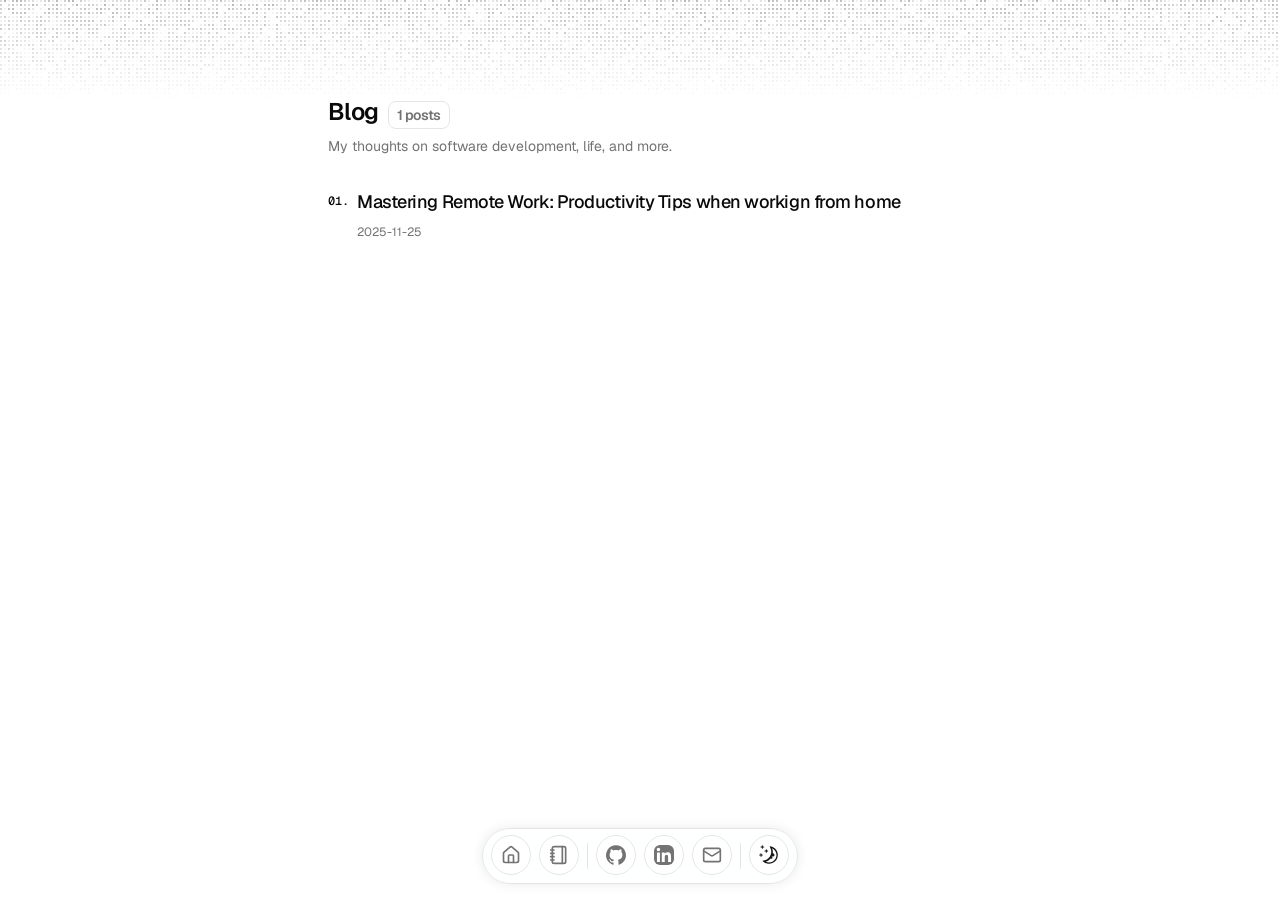
<file: blog/index.html>
<!DOCTYPE html><html lang="en"><head><meta charset="utf-8"><meta name="viewport" content="width=device-width, initial-scale=1"><link rel="icon" href="/favicon.ico"><meta name="generator" content="Astro v7.3.3"><title>Blog | Jack Badamdash</title><meta name="description" content="Thoughts on software development, book summary, life, and more."><link rel="canonical" href="https://jagi-is-a.dev/blog/"><meta name="robots" content="index, follow"><meta name="googlebot" content="index, follow, max-video-preview:-1, max-image-preview:large, max-snippet:-1"><meta property="og:type" content="website"><meta property="og:title" content="Blog | Jack Badamdash"><meta property="og:description" content="Thoughts on software development, book summary, life, and more."><meta property="og:url" content="https://jagi-is-a.dev/blog/"><meta property="og:site_name" content="Jack Badamdash"><meta property="og:locale" content="en_US"><meta property="og:image" content="https://jagi-is-a.dev/og/blog.png"><meta name="twitter:card" content="summary_large_image"><meta name="twitter:title" content="Blog | Jack Badamdash"><meta name="twitter:description" content="Thoughts on software development, book summary, life, and more."><meta name="twitter:image" content="https://jagi-is-a.dev/og/blog.png"><script>
      (function () {
        let stored = null;
        try {
          stored = localStorage.getItem("theme");
        } catch {}
        const theme = stored === "dark" || stored === "light" ? stored : "light";
        document.documentElement.classList.toggle("dark", theme === "dark");
      })();
    </script><link rel="stylesheet" href="/_astro/Icon.B357kVCI.css"></head><body class="min-h-screen bg-background font-sans antialiased relative"><div class="absolute inset-0 top-0 left-0 right-0 h-[100px] overflow-hidden z-0"><style>astro-island,astro-slot,astro-static-slot{display:contents}</style><script>(()=>{var a=(s,i,o)=>{let r=async()=>{await(await s())()},t=typeof i.value=="object"?i.value:void 0,c={rootMargin:t==null?void 0:t.rootMargin},n=new IntersectionObserver(e=>{for(let l of e)if(l.isIntersecting){n.disconnect(),r();break}},c);for(let e of o.children)n.observe(e)};(self.Astro||(self.Astro={})).visible=a;window.dispatchEvent(new Event("astro:visible"));})();</script><script>(()=>{var g=Object.defineProperty;var w=(a,s,c)=>s in a?g(a,s,{enumerable:!0,configurable:!0,writable:!0,value:c}):a[s]=c;var l=(a,s,c)=>w(a,typeof s!="symbol"?s+"":s,c);var E=new Set(["__proto__","constructor","prototype"]);{let a={0:t=>y(t),1:t=>c(t),2:t=>new RegExp(t),3:t=>new Date(t),4:t=>new Map(c(t)),5:t=>new Set(c(t)),6:t=>BigInt(t),7:t=>new URL(t),8:t=>new Uint8Array(t),9:t=>new Uint16Array(t),10:t=>new Uint32Array(t),11:t=>Number.POSITIVE_INFINITY*t},s=t=>{let[p,e]=t;return p in a?a[p](e):void 0},c=t=>t.map(s),y=t=>typeof t!="object"||t===null?t:Object.fromEntries(Object.entries(t).map(([p,e])=>[p,s(e)]));class f extends HTMLElement{constructor(){super(...arguments);l(this,"Component");l(this,"hydrator");l(this,"hydrate",async()=>{var b;if(!this.hydrator||!this.isConnected)return;let e=(b=this.parentElement)==null?void 0:b.closest("astro-island[ssr]");if(e){e.addEventListener("astro:hydrate",this.hydrate,{once:!0});return}let r=this.querySelectorAll("astro-slot"),n={},d=this.querySelectorAll("template[data-astro-template]");for(let o of d){let i=o.closest(this.tagName);i!=null&&i.isSameNode(this)&&(n[o.getAttribute("data-astro-template")||"default"]=o.innerHTML,o.remove())}for(let o of r){let i=o.closest(this.tagName);i!=null&&i.isSameNode(this)&&(n[o.getAttribute("name")||"default"]=o.innerHTML)}let u;try{u=this.hasAttribute("props")?y(JSON.parse(this.getAttribute("props"))):{}}catch(o){let i=this.getAttribute("component-url")||"<unknown>",v=this.getAttribute("component-export");throw v&&(i+=` (export ${v})`),console.error(`[hydrate] Error parsing props for component ${i}`,this.getAttribute("props"),o),o}let h;await this.hydrator(this)(this.Component,u,n,{client:this.getAttribute("client")}),this.removeAttribute("ssr"),this.dispatchEvent(new CustomEvent("astro:hydrate"))});l(this,"unmount",()=>{this.isConnected||this.dispatchEvent(new CustomEvent("astro:unmount"))})}disconnectedCallback(){document.removeEventListener("astro:after-swap",this.unmount),document.addEventListener("astro:after-swap",this.unmount,{once:!0})}connectedCallback(){if(!this.hasAttribute("await-children")||document.readyState==="interactive"||document.readyState==="complete")this.childrenConnectedCallback();else{let e=()=>{document.removeEventListener("DOMContentLoaded",e),r.disconnect(),this.childrenConnectedCallback()},r=new MutationObserver(()=>{var n;((n=this.lastChild)==null?void 0:n.nodeType)===Node.COMMENT_NODE&&this.lastChild.nodeValue==="astro:end"&&(this.lastChild.remove(),e())});r.observe(this,{childList:!0}),document.addEventListener("DOMContentLoaded",e)}}async childrenConnectedCallback(){let e=this.getAttribute("before-hydration-url");e&&await import(e),this.start()}getRetryImportUrl(e){let r=new URL(e,document.baseURI);return r.searchParams.set("astro-retry",Date.now().toString()),r.toString()}async importWithRetry(e){try{return await import(e)}catch(r){return await new Promise(n=>setTimeout(n,1e3)),import(this.getRetryImportUrl(e))}}handleHydrationError(e){let r=this.getAttribute("component-url"),n=new CustomEvent("astro:hydration-error",{cancelable:!0,bubbles:!0,composed:!0,detail:{error:e,componentUrl:r}});this.dispatchEvent(n)&&console.error(`[astro-island] Error hydrating ${r}`,e)}async start(){let e=JSON.parse(this.getAttribute("opts")),r=this.getAttribute("client");if(Astro[r]===void 0){window.addEventListener(`astro:${r}`,()=>this.start(),{once:!0});return}try{await Astro[r](async()=>{let n=this.getAttribute("renderer-url");try{let[d,{default:u}]=await Promise.all([this.importWithRetry(this.getAttribute("component-url")),n?this.importWithRetry(n):Promise.resolve({default:()=>()=>{}})]),h=this.getAttribute("component-export")||"default";if(h.includes(".")){this.Component=d;for(let m of h.split(".")){if(E.has(m)||!this.Component||typeof this.Component!="object"&&typeof this.Component!="function"||!Object.hasOwn(this.Component,m))throw new Error(`Invalid component export path: ${h}`);this.Component=this.Component[m]}}else{if(E.has(h))throw new Error(`Invalid component export path: ${h}`);this.Component=d[h]}return this.hydrator=u,this.hydrate}catch(d){return this.handleHydrationError(d),()=>{}}},e,this)}catch(n){this.handleHydrationError(n)}}attributeChangedCallback(){this.hydrate()}}l(f,"observedAttributes",["props"]),customElements.get("astro-island")||customElements.define("astro-island",f)}})();</script><astro-island uid="Z5zDrl" prefix="r6" component-url="/_astro/flickering-grid.BrC-i1y6.js" component-export="FlickeringGrid" renderer-url="/_astro/client.D7pBilko.js" props="{&quot;className&quot;:[0,&quot;h-full w-full&quot;],&quot;squareSize&quot;:[0,2],&quot;gridGap&quot;:[0,2],&quot;style&quot;:[0,{&quot;maskImage&quot;:[0,&quot;linear-gradient(to bottom, black, transparent)&quot;],&quot;WebkitMaskImage&quot;:[0,&quot;linear-gradient(to bottom, black, transparent)&quot;]}]}" ssr client="visible" opts="{&quot;name&quot;:&quot;FlickeringGrid&quot;,&quot;value&quot;:true}" await-children><div class="h-full w-full" style="mask-image:linear-gradient(to bottom, black, transparent);-webkit-mask-image:linear-gradient(to bottom, black, transparent)"><canvas class="pointer-events-none" style="width:0;height:0"></canvas></div><!--astro:end--></astro-island></div><div class="relative z-10 max-w-2xl mx-auto py-12 pb-24 sm:py-24 px-6"><section id="blog"><script>(()=>{var e=async t=>{await(await t())()};(self.Astro||(self.Astro={})).load=e;window.dispatchEvent(new Event("astro:load"));})();</script><astro-island uid="ZXXySc" prefix="r4" component-url="/_astro/blur-fade.B2PFJcFC.js" component-export="default" renderer-url="/_astro/client.D7pBilko.js" props="{&quot;delay&quot;:[0,0.04]}" ssr client="load" opts="{&quot;name&quot;:&quot;BlurFade&quot;,&quot;value&quot;:true}" await-children><div style="opacity:0;filter:blur(6px);transform:translateY(-6px)"><astro-slot><h1 class="text-2xl font-semibold tracking-tight mb-2">Blog <span class="ml-1 bg-card border border-border rounded-md px-2 py-1 text-muted-foreground text-sm">1 posts</span></h1><p class="text-sm text-muted-foreground mb-8">My thoughts on software development, life, and more.</p></astro-slot></div><!--astro:end--></astro-island><astro-island uid="1beG8U" prefix="r9" component-url="/_astro/blur-fade.B2PFJcFC.js" component-export="default" renderer-url="/_astro/client.D7pBilko.js" props="{&quot;delay&quot;:[0,0.08]}" ssr client="load" opts="{&quot;name&quot;:&quot;BlurFade&quot;,&quot;value&quot;:true}" await-children><div style="opacity:0;filter:blur(6px);transform:translateY(-6px)"><astro-slot><div class="flex flex-col gap-5"><astro-island uid="4dvq" prefix="r5" component-url="/_astro/blur-fade.B2PFJcFC.js" component-export="default" renderer-url="/_astro/client.D7pBilko.js" props="{&quot;delay&quot;:[0,0.12]}" ssr client="visible" opts="{&quot;name&quot;:&quot;BlurFade&quot;,&quot;value&quot;:true}" await-children><div style="opacity:0;filter:blur(6px);transform:translateY(-6px)"><astro-slot><a class="flex items-start gap-x-2 group cursor-pointer focus-visible:outline-none focus-visible:ring-2 focus-visible:ring-ring focus-visible:ring-offset-2" href="/blog/remote-work-productivity"><span class="text-xs font-mono tabular-nums font-medium mt-[5px]">01.</span><div class="flex flex-col gap-y-2 flex-1"><p class="tracking-tight text-lg font-medium"><span class="group-hover:text-foreground transition-colors">Mastering Remote Work: Productivity Tips when workign from home<svg xmlns="http://www.w3.org/2000/svg" viewBox="0 0 24 24" fill="none" stroke="currentColor" stroke-width="2" stroke-linecap="round" stroke-linejoin="round" class="ml-1 inline-block size-4 stroke-3 text-muted-foreground opacity-0 -translate-x-2 transition-all duration-200 group-hover:opacity-100 group-hover:translate-x-0" aria-hidden="true"><path d="m9 18 6-6-6-6"/></svg></span></p><p class="text-xs text-muted-foreground">2025-11-25</p></div></a></astro-slot></div><!--astro:end--></astro-island></div></astro-slot></div><!--astro:end--></astro-island></section></div><astro-island uid="Z1OwcwS" prefix="r7" component-url="/_astro/navbar.ChBgXLm8.js" component-export="default" renderer-url="/_astro/client.D7pBilko.js" props="{}" ssr client="load" opts="{&quot;name&quot;:&quot;Navbar&quot;,&quot;value&quot;:true}" await-children><div class="pointer-events-none fixed inset-x-0 bottom-4 z-30"><div class="items-end justify-center overflow-visible rounded-full z-50 pointer-events-auto relative h-14 p-2 w-fit mx-auto flex gap-2 border bg-card/90 backdrop-blur-3xl shadow-[0_0_10px_3px] shadow-primary/5"><a href="/" data-state="closed"><div class="relative flex aspect-square items-center justify-center shrink-0 rounded-3xl cursor-pointer size-full bg-background p-0 text-muted-foreground hover:text-foreground hover:bg-muted backdrop-blur-3xl border border-border transition-colors" style="width:40px;height:40px"><div class="flex items-center justify-center" style="width:20px;height:20px"><svg xmlns="http://www.w3.org/2000/svg" width="24" height="24" viewBox="0 0 24 24" fill="none" stroke="currentColor" stroke-width="2" stroke-linecap="round" stroke-linejoin="round" class="lucide lucide-house size-full rounded-sm overflow-hidden object-contain" aria-hidden="true"><path d="M15 21v-8a1 1 0 0 0-1-1h-4a1 1 0 0 0-1 1v8"></path><path d="M3 10a2 2 0 0 1 .709-1.528l7-6a2 2 0 0 1 2.582 0l7 6A2 2 0 0 1 21 10v9a2 2 0 0 1-2 2H5a2 2 0 0 1-2-2z"></path></svg></div></div></a><a href="/blog" data-state="closed"><div class="relative flex aspect-square items-center justify-center shrink-0 rounded-3xl cursor-pointer size-full bg-background p-0 text-muted-foreground hover:text-foreground hover:bg-muted backdrop-blur-3xl border border-border transition-colors" style="width:40px;height:40px"><div class="flex items-center justify-center" style="width:20px;height:20px"><svg xmlns="http://www.w3.org/2000/svg" width="24" height="24" viewBox="0 0 24 24" fill="none" stroke="currentColor" stroke-width="2" stroke-linecap="round" stroke-linejoin="round" class="lucide lucide-notebook size-full rounded-sm overflow-hidden object-contain" aria-hidden="true"><path d="M2 6h4"></path><path d="M2 10h4"></path><path d="M2 14h4"></path><path d="M2 18h4"></path><rect width="16" height="20" x="4" y="2" rx="2"></rect><path d="M16 2v20"></path></svg></div></div></a><div data-orientation="vertical" role="none" class="shrink-0 h-2/3 m-auto w-px bg-border"></div><a href="https://github.com/javhaa07" target="_blank" rel="noopener noreferrer" data-state="closed"><div class="relative flex aspect-square items-center justify-center shrink-0 rounded-3xl cursor-pointer size-full bg-background p-0 text-muted-foreground hover:text-foreground hover:bg-muted backdrop-blur-3xl border border-border transition-colors" style="width:40px;height:40px"><div class="flex items-center justify-center" style="width:20px;height:20px"><svg viewBox="0 0 438.549 438.549" xmlns="http://www.w3.org/2000/svg" role="img" class="size-full rounded-sm overflow-hidden object-contain"><title>GitHub</title><path fill="currentColor" d="M409.132 114.573c-19.608-33.596-46.205-60.194-79.798-79.8-33.598-19.607-70.277-29.408-110.063-29.408-39.781 0-76.472 9.804-110.063 29.408-33.596 19.605-60.192 46.204-79.8 79.8C9.803 148.168 0 184.854 0 224.63c0 47.78 13.94 90.745 41.827 128.906 27.884 38.164 63.906 64.572 108.063 79.227 5.14.954 8.945.283 11.419-1.996 2.475-2.282 3.711-5.14 3.711-8.562 0-.571-.049-5.708-.144-15.417a2549.81 2549.81 0 01-.144-25.406l-6.567 1.136c-4.187.767-9.469 1.092-15.846 1-6.374-.089-12.991-.757-19.842-1.999-6.854-1.231-13.229-4.086-19.13-8.559-5.898-4.473-10.085-10.328-12.56-17.556l-2.855-6.57c-1.903-4.374-4.899-9.233-8.992-14.559-4.093-5.331-8.232-8.945-12.419-10.848l-1.999-1.431c-1.332-.951-2.568-2.098-3.711-3.429-1.142-1.331-1.997-2.663-2.568-3.997-.572-1.335-.098-2.43 1.427-3.289 1.525-.859 4.281-1.276 8.28-1.276l5.708.853c3.807.763 8.516 3.042 14.133 6.851 5.614 3.806 10.229 8.754 13.846 14.842 4.38 7.806 9.657 13.754 15.846 17.847 6.184 4.093 12.419 6.136 18.699 6.136 6.28 0 11.704-.476 16.274-1.423 4.565-.952 8.848-2.383 12.847-4.285 1.713-12.758 6.377-22.559 13.988-29.41-10.848-1.14-20.601-2.857-29.264-5.14-8.658-2.286-17.605-5.996-26.835-11.14-9.235-5.137-16.896-11.516-22.985-19.126-6.09-7.614-11.088-17.61-14.987-29.979-3.901-12.374-5.852-26.648-5.852-42.826 0-23.035 7.52-42.637 22.557-58.817-7.044-17.318-6.379-36.732 1.997-58.24 5.52-1.715 13.706-.428 24.554 3.853 10.85 4.283 18.794 7.952 23.84 10.994 5.046 3.041 9.089 5.618 12.135 7.708 17.705-4.947 35.976-7.421 54.818-7.421s37.117 2.474 54.823 7.421l10.849-6.849c7.419-4.57 16.18-8.758 26.262-12.565 10.088-3.805 17.802-4.853 23.134-3.138 8.562 21.509 9.325 40.922 2.279 58.24 15.036 16.18 22.559 35.787 22.559 58.817 0 16.178-1.958 30.497-5.853 42.966-3.9 12.471-8.941 22.457-15.125 29.979-6.191 7.521-13.901 13.85-23.131 18.986-9.232 5.14-18.182 8.85-26.84 11.136-8.662 2.286-18.415 4.004-29.263 5.146 9.894 8.562 14.842 22.077 14.842 40.539v60.237c0 3.422 1.19 6.279 3.572 8.562 2.379 2.279 6.136 2.95 11.276 1.995 44.163-14.653 80.185-41.062 108.068-79.226 27.88-38.161 41.825-81.126 41.825-128.906-.01-39.771-9.818-76.454-29.414-110.049z"></path></svg></div></div></a><a href="https://www.linkedin.com/in/jagi-jack/" target="_blank" rel="noopener noreferrer" data-state="closed"><div class="relative flex aspect-square items-center justify-center shrink-0 rounded-3xl cursor-pointer size-full bg-background p-0 text-muted-foreground hover:text-foreground hover:bg-muted backdrop-blur-3xl border border-border transition-colors" style="width:40px;height:40px"><div class="flex items-center justify-center" style="width:20px;height:20px"><svg viewBox="0 0 24 24" xmlns="http://www.w3.org/2000/svg" class="size-full rounded-sm overflow-hidden object-contain"><title>LinkedIn</title><path fill="currentColor" d="M20.447 20.452h-3.554v-5.569c0-1.328-.027-3.037-1.852-3.037-1.853 0-2.136 1.445-2.136 2.939v5.667H9.351V9h3.414v1.561h.046c.477-.9 1.637-1.85 3.37-1.85 3.601 0 4.267 2.37 4.267 5.455v6.286zM5.337 7.433c-1.144 0-2.063-.926-2.063-2.065 0-1.138.92-2.063 2.063-2.063 1.14 0 2.064.925 2.064 2.063 0 1.139-.925 2.065-2.064 2.065zm1.782 13.019H3.555V9h3.564v11.452zM22.225 0H1.771C.792 0 0 .774 0 1.729v20.542C0 23.227.792 24 1.771 24h20.451C23.2 24 24 23.227 24 22.271V1.729C24 .774 23.2 0 22.222 0h.003z"></path></svg></div></div></a><a href="mailto:b.javkhlanpurev@gmail.com" data-state="closed"><div class="relative flex aspect-square items-center justify-center shrink-0 rounded-3xl cursor-pointer size-full bg-background p-0 text-muted-foreground hover:text-foreground hover:bg-muted backdrop-blur-3xl border border-border transition-colors" style="width:40px;height:40px"><div class="flex items-center justify-center" style="width:20px;height:20px"><svg xmlns="http://www.w3.org/2000/svg" width="24" height="24" viewBox="0 0 24 24" fill="none" stroke="currentColor" stroke-width="2" stroke-linecap="round" stroke-linejoin="round" class="lucide lucide-mail size-full rounded-sm overflow-hidden object-contain" aria-hidden="true"><path d="m22 7-8.991 5.727a2 2 0 0 1-2.009 0L2 7"></path><rect x="2" y="4" width="20" height="16" rx="2"></rect></svg></div></div></a><div data-orientation="vertical" role="none" class="shrink-0 h-2/3 m-auto w-px bg-border"></div><div class="relative flex aspect-square items-center justify-center shrink-0 rounded-3xl cursor-pointer size-full bg-background p-0 text-muted-foreground hover:text-foreground hover:bg-muted backdrop-blur-3xl border border-border transition-colors" style="width:40px;height:40px"><div class="flex items-center justify-center" style="width:20px;height:20px"><button class="inline-flex items-center justify-center whitespace-nowrap text-sm font-medium transition-colors focus-visible:outline-none focus-visible:ring-1 focus-visible:ring-ring disabled:pointer-events-none disabled:opacity-50 text-primary underline-offset-4 hover:underline rounded-full size-full cursor-pointer" type="button"><svg width="15" height="15" viewBox="0 0 15 15" fill="none" xmlns="http://www.w3.org/2000/svg" class="h-full w-full hidden"><path d="M7.5 0C7.77614 0 8 0.223858 8 0.5V2.5C8 2.77614 7.77614 3 7.5 3C7.22386 3 7 2.77614 7 2.5V0.5C7 0.223858 7.22386 0 7.5 0ZM2.1967 2.1967C2.39196 2.00144 2.70854 2.00144 2.90381 2.1967L4.31802 3.61091C4.51328 3.80617 4.51328 4.12276 4.31802 4.31802C4.12276 4.51328 3.80617 4.51328 3.61091 4.31802L2.1967 2.90381C2.00144 2.70854 2.00144 2.39196 2.1967 2.1967ZM0.5 7C0.223858 7 0 7.22386 0 7.5C0 7.77614 0.223858 8 0.5 8H2.5C2.77614 8 3 7.77614 3 7.5C3 7.22386 2.77614 7 2.5 7H0.5ZM2.1967 12.8033C2.00144 12.608 2.00144 12.2915 2.1967 12.0962L3.61091 10.682C3.80617 10.4867 4.12276 10.4867 4.31802 10.682C4.51328 10.8772 4.51328 11.1938 4.31802 11.3891L2.90381 12.8033C2.70854 12.9986 2.39196 12.9986 2.1967 12.8033ZM12.5 7C12.2239 7 12 7.22386 12 7.5C12 7.77614 12.2239 8 12.5 8H14.5C14.7761 8 15 7.77614 15 7.5C15 7.22386 14.7761 7 14.5 7H12.5ZM10.682 4.31802C10.4867 4.12276 10.4867 3.80617 10.682 3.61091L12.0962 2.1967C12.2915 2.00144 12.608 2.00144 12.8033 2.1967C12.9986 2.39196 12.9986 2.70854 12.8033 2.90381L11.3891 4.31802C11.1938 4.51328 10.8772 4.51328 10.682 4.31802ZM8 12.5C8 12.2239 7.77614 12 7.5 12C7.22386 12 7 12.2239 7 12.5V14.5C7 14.7761 7.22386 15 7.5 15C7.77614 15 8 14.7761 8 14.5V12.5ZM10.682 10.682C10.8772 10.4867 11.1938 10.4867 11.3891 10.682L12.8033 12.0962C12.9986 12.2915 12.9986 12.608 12.8033 12.8033C12.608 12.9986 12.2915 12.9986 12.0962 12.8033L10.682 11.3891C10.4867 11.1938 10.4867 10.8772 10.682 10.682ZM5.5 7.5C5.5 6.39543 6.39543 5.5 7.5 5.5C8.60457 5.5 9.5 6.39543 9.5 7.5C9.5 8.60457 8.60457 9.5 7.5 9.5C6.39543 9.5 5.5 8.60457 5.5 7.5ZM7.5 4.5C5.84315 4.5 4.5 5.84315 4.5 7.5C4.5 9.15685 5.84315 10.5 7.5 10.5C9.15685 10.5 10.5 9.15685 10.5 7.5C10.5 5.84315 9.15685 4.5 7.5 4.5Z" fill="currentColor" fill-rule="evenodd" clip-rule="evenodd"></path></svg><svg width="15" height="15" viewBox="0 0 15 15" fill="none" xmlns="http://www.w3.org/2000/svg" class="h-full w-full block"><path d="M2.89998 0.499976C2.89998 0.279062 2.72089 0.0999756 2.49998 0.0999756C2.27906 0.0999756 2.09998 0.279062 2.09998 0.499976V1.09998H1.49998C1.27906 1.09998 1.09998 1.27906 1.09998 1.49998C1.09998 1.72089 1.27906 1.89998 1.49998 1.89998H2.09998V2.49998C2.09998 2.72089 2.27906 2.89998 2.49998 2.89998C2.72089 2.89998 2.89998 2.72089 2.89998 2.49998V1.89998H3.49998C3.72089 1.89998 3.89998 1.72089 3.89998 1.49998C3.89998 1.27906 3.72089 1.09998 3.49998 1.09998H2.89998V0.499976ZM5.89998 3.49998C5.89998 3.27906 5.72089 3.09998 5.49998 3.09998C5.27906 3.09998 5.09998 3.27906 5.09998 3.49998V4.09998H4.49998C4.27906 4.09998 4.09998 4.27906 4.09998 4.49998C4.09998 4.72089 4.27906 4.89998 4.49998 4.89998H5.09998V5.49998C5.09998 5.72089 5.27906 5.89998 5.49998 5.89998C5.72089 5.89998 5.89998 5.72089 5.89998 5.49998V4.89998H6.49998C6.72089 4.89998 6.89998 4.72089 6.89998 4.49998C6.89998 4.27906 6.72089 4.09998 6.49998 4.09998H5.89998V3.49998ZM1.89998 6.49998C1.89998 6.27906 1.72089 6.09998 1.49998 6.09998C1.27906 6.09998 1.09998 6.27906 1.09998 6.49998V7.09998H0.499976C0.279062 7.09998 0.0999756 7.27906 0.0999756 7.49998C0.0999756 7.72089 0.279062 7.89998 0.499976 7.89998H1.09998V8.49998C1.09998 8.72089 1.27906 8.89997 1.49998 8.89997C1.72089 8.89997 1.89998 8.72089 1.89998 8.49998V7.89998H2.49998C2.72089 7.89998 2.89998 7.72089 2.89998 7.49998C2.89998 7.27906 2.72089 7.09998 2.49998 7.09998H1.89998V6.49998ZM8.54406 0.98184L8.24618 0.941586C8.03275 0.917676 7.90692 1.1655 8.02936 1.34194C8.17013 1.54479 8.29981 1.75592 8.41754 1.97445C8.91878 2.90485 9.20322 3.96932 9.20322 5.10022C9.20322 8.37201 6.82247 11.0878 3.69887 11.6097C3.45736 11.65 3.20988 11.6772 2.96008 11.6906C2.74563 11.702 2.62729 11.9535 2.77721 12.1072C2.84551 12.1773 2.91535 12.2458 2.98667 12.3128L3.05883 12.3795L3.31883 12.6045L3.50684 12.7532L3.62796 12.8433L3.81491 12.9742L3.99079 13.089C4.11175 13.1651 4.23536 13.2375 4.36157 13.3059L4.62496 13.4412L4.88553 13.5607L5.18837 13.6828L5.43169 13.7686C5.56564 13.8128 5.70149 13.8529 5.83857 13.8885C5.94262 13.9155 6.04767 13.9401 6.15405 13.9622C6.27993 13.9883 6.40713 14.0109 6.53544 14.0298L6.85241 14.0685L7.11934 14.0892C7.24637 14.0965 7.37436 14.1002 7.50322 14.1002C11.1483 14.1002 14.1032 11.1453 14.1032 7.50023C14.1032 7.25044 14.0893 7.00389 14.0623 6.76131L14.0255 6.48407C13.991 6.26083 13.9453 6.04129 13.8891 5.82642C13.8213 5.56709 13.7382 5.31398 13.6409 5.06881L13.5279 4.80132L13.4507 4.63542L13.3766 4.48666C13.2178 4.17773 13.0353 3.88295 12.8312 3.60423L12.6782 3.40352L12.4793 3.16432L12.3157 2.98361L12.1961 2.85951L12.0355 2.70246L11.8134 2.50184L11.4925 2.24191L11.2483 2.06498L10.9562 1.87446L10.6346 1.68894L10.3073 1.52378L10.1938 1.47176L9.95488 1.3706L9.67791 1.2669L9.42566 1.1846L9.10075 1.09489L8.83599 1.03486L8.54406 0.98184ZM10.4032 5.30023C10.4032 4.27588 10.2002 3.29829 9.83244 2.40604C11.7623 3.28995 13.1032 5.23862 13.1032 7.50023C13.1032 10.593 10.596 13.1002 7.50322 13.1002C6.63646 13.1002 5.81597 12.9036 5.08355 12.5522C6.5419 12.0941 7.81081 11.2082 8.74322 10.0416C8.87963 10.2284 9.10028 10.3497 9.34928 10.3497C9.76349 10.3497 10.0993 10.0139 10.0993 9.59971C10.0993 9.24256 9.84965 8.94373 9.51535 8.86816C9.57741 8.75165 9.63653 8.63334 9.6926 8.51332C9.88358 8.63163 10.1088 8.69993 10.35 8.69993C11.0403 8.69993 11.6 8.14028 11.6 7.44993C11.6 6.75976 11.0406 6.20024 10.3505 6.19993C10.3853 5.90487 10.4032 5.60464 10.4032 5.30023Z" fill="currentColor" fill-rule="evenodd" clip-rule="evenodd"></path></svg></button></div></div></div></div><!--astro:end--></astro-island></body></html>
</file>
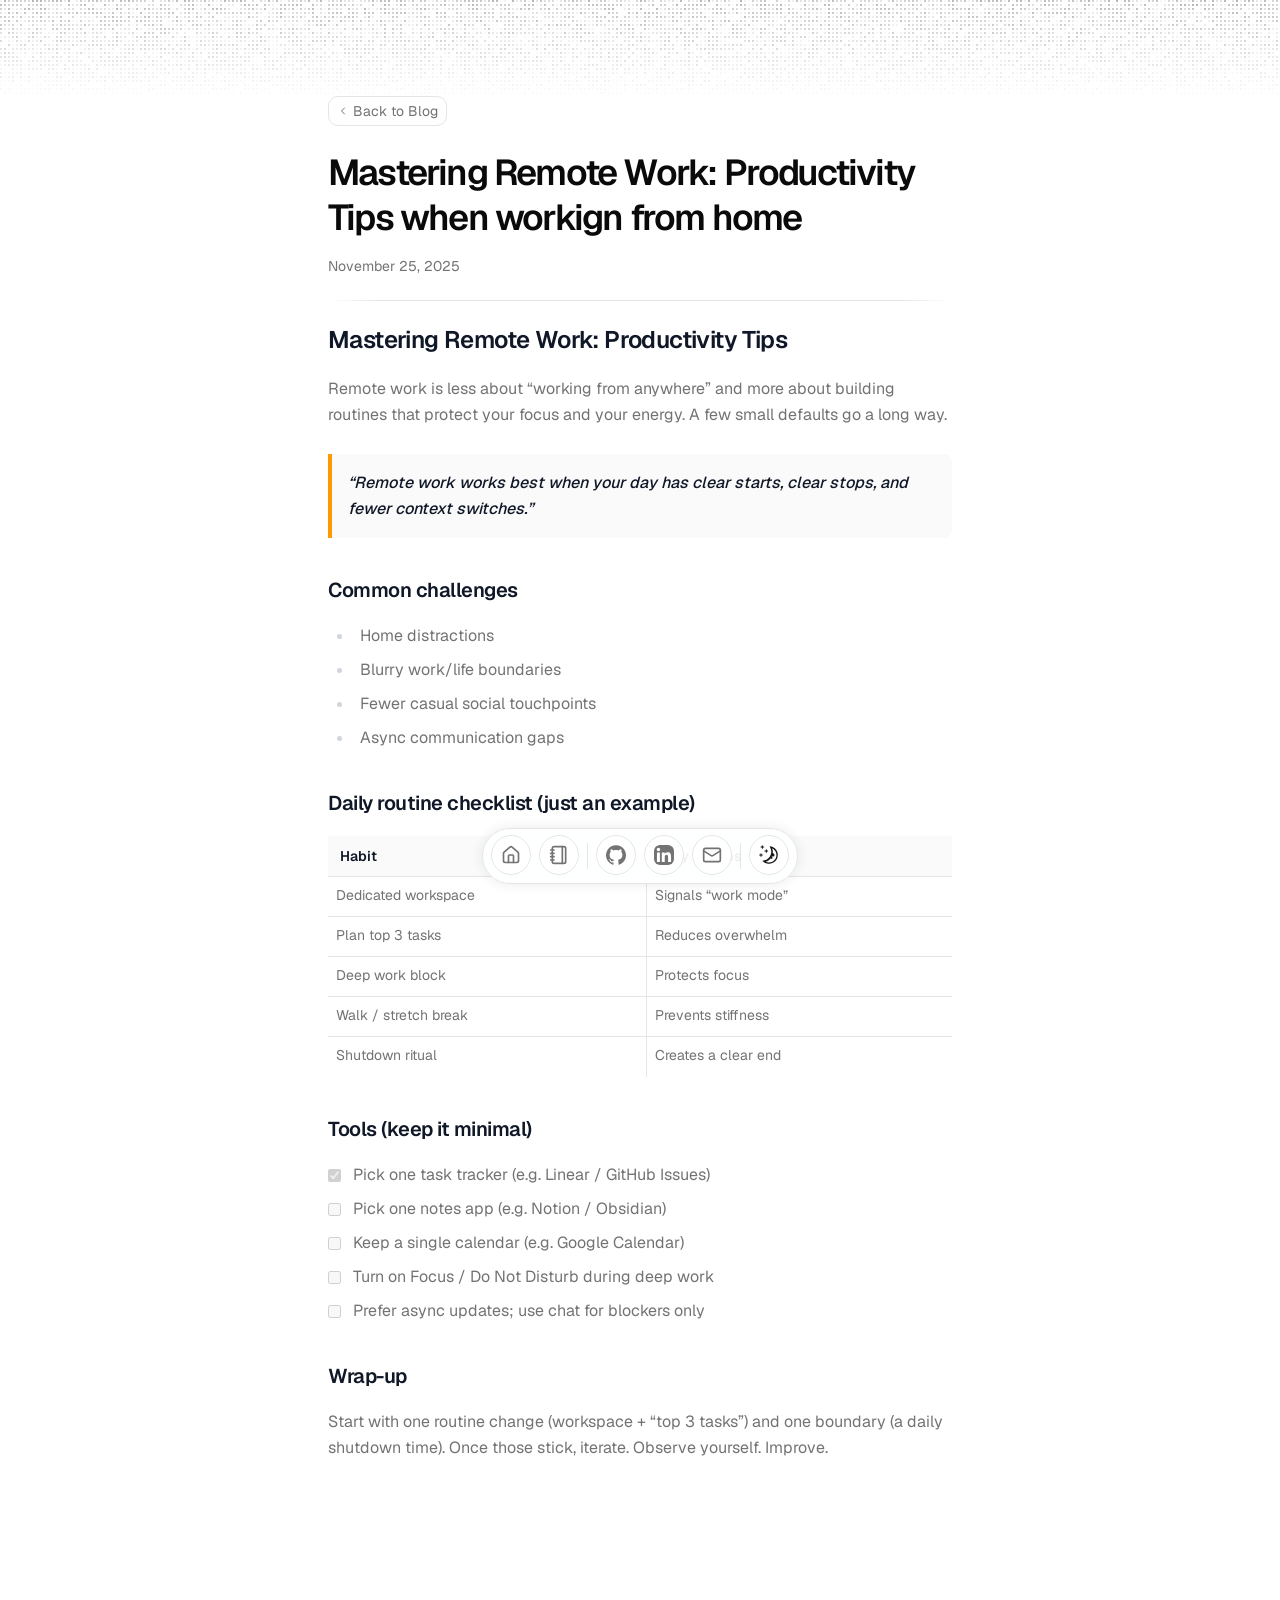
<file: blog/remote-work-productivity/index.html>
<!DOCTYPE html><html lang="en"><head><meta charset="utf-8"><meta name="viewport" content="width=device-width, initial-scale=1"><link rel="icon" href="/favicon.ico"><meta name="generator" content="Astro v7.3.3"><title>Mastering Remote Work: Productivity Tips when workign from home | Jack Badamdash</title><meta name="description" content="Practical strategies for staying productive, focused, and balanced while working remotely, based on my experience."><link rel="canonical" href="https://jagi-is-a.dev/blog/remote-work-productivity/"><meta name="robots" content="index, follow"><meta name="googlebot" content="index, follow, max-video-preview:-1, max-image-preview:large, max-snippet:-1"><meta property="og:type" content="article"><meta property="og:title" content="Mastering Remote Work: Productivity Tips when workign from home | Jack Badamdash"><meta property="og:description" content="Practical strategies for staying productive, focused, and balanced while working remotely, based on my experience."><meta property="og:url" content="https://jagi-is-a.dev/blog/remote-work-productivity/"><meta property="og:site_name" content="Jack Badamdash"><meta property="og:locale" content="en_US"><meta property="og:image" content="https://images.unsplash.com/photo-1521791136064-7986c2920216?w=800&amp;h=192&amp;fit=crop"><meta property="article:published_time" content="2025-11-25"><meta name="twitter:card" content="summary_large_image"><meta name="twitter:title" content="Mastering Remote Work: Productivity Tips when workign from home | Jack Badamdash"><meta name="twitter:description" content="Practical strategies for staying productive, focused, and balanced while working remotely, based on my experience."><meta name="twitter:image" content="https://images.unsplash.com/photo-1521791136064-7986c2920216?w=800&amp;h=192&amp;fit=crop"><script>
      (function () {
        let stored = null;
        try {
          stored = localStorage.getItem("theme");
        } catch {}
        const theme = stored === "dark" || stored === "light" ? stored : "light";
        document.documentElement.classList.toggle("dark", theme === "dark");
      })();
    </script><link rel="stylesheet" href="/_astro/Icon.B357kVCI.css"></head><body class="min-h-screen bg-background font-sans antialiased relative"><div class="absolute inset-0 top-0 left-0 right-0 h-[100px] overflow-hidden z-0"><style>astro-island,astro-slot,astro-static-slot{display:contents}</style><script>(()=>{var a=(s,i,o)=>{let r=async()=>{await(await s())()},t=typeof i.value=="object"?i.value:void 0,c={rootMargin:t==null?void 0:t.rootMargin},n=new IntersectionObserver(e=>{for(let l of e)if(l.isIntersecting){n.disconnect(),r();break}},c);for(let e of o.children)n.observe(e)};(self.Astro||(self.Astro={})).visible=a;window.dispatchEvent(new Event("astro:visible"));})();</script><script>(()=>{var g=Object.defineProperty;var w=(a,s,c)=>s in a?g(a,s,{enumerable:!0,configurable:!0,writable:!0,value:c}):a[s]=c;var l=(a,s,c)=>w(a,typeof s!="symbol"?s+"":s,c);var E=new Set(["__proto__","constructor","prototype"]);{let a={0:t=>y(t),1:t=>c(t),2:t=>new RegExp(t),3:t=>new Date(t),4:t=>new Map(c(t)),5:t=>new Set(c(t)),6:t=>BigInt(t),7:t=>new URL(t),8:t=>new Uint8Array(t),9:t=>new Uint16Array(t),10:t=>new Uint32Array(t),11:t=>Number.POSITIVE_INFINITY*t},s=t=>{let[p,e]=t;return p in a?a[p](e):void 0},c=t=>t.map(s),y=t=>typeof t!="object"||t===null?t:Object.fromEntries(Object.entries(t).map(([p,e])=>[p,s(e)]));class f extends HTMLElement{constructor(){super(...arguments);l(this,"Component");l(this,"hydrator");l(this,"hydrate",async()=>{var b;if(!this.hydrator||!this.isConnected)return;let e=(b=this.parentElement)==null?void 0:b.closest("astro-island[ssr]");if(e){e.addEventListener("astro:hydrate",this.hydrate,{once:!0});return}let r=this.querySelectorAll("astro-slot"),n={},d=this.querySelectorAll("template[data-astro-template]");for(let o of d){let i=o.closest(this.tagName);i!=null&&i.isSameNode(this)&&(n[o.getAttribute("data-astro-template")||"default"]=o.innerHTML,o.remove())}for(let o of r){let i=o.closest(this.tagName);i!=null&&i.isSameNode(this)&&(n[o.getAttribute("name")||"default"]=o.innerHTML)}let u;try{u=this.hasAttribute("props")?y(JSON.parse(this.getAttribute("props"))):{}}catch(o){let i=this.getAttribute("component-url")||"<unknown>",v=this.getAttribute("component-export");throw v&&(i+=` (export ${v})`),console.error(`[hydrate] Error parsing props for component ${i}`,this.getAttribute("props"),o),o}let h;await this.hydrator(this)(this.Component,u,n,{client:this.getAttribute("client")}),this.removeAttribute("ssr"),this.dispatchEvent(new CustomEvent("astro:hydrate"))});l(this,"unmount",()=>{this.isConnected||this.dispatchEvent(new CustomEvent("astro:unmount"))})}disconnectedCallback(){document.removeEventListener("astro:after-swap",this.unmount),document.addEventListener("astro:after-swap",this.unmount,{once:!0})}connectedCallback(){if(!this.hasAttribute("await-children")||document.readyState==="interactive"||document.readyState==="complete")this.childrenConnectedCallback();else{let e=()=>{document.removeEventListener("DOMContentLoaded",e),r.disconnect(),this.childrenConnectedCallback()},r=new MutationObserver(()=>{var n;((n=this.lastChild)==null?void 0:n.nodeType)===Node.COMMENT_NODE&&this.lastChild.nodeValue==="astro:end"&&(this.lastChild.remove(),e())});r.observe(this,{childList:!0}),document.addEventListener("DOMContentLoaded",e)}}async childrenConnectedCallback(){let e=this.getAttribute("before-hydration-url");e&&await import(e),this.start()}getRetryImportUrl(e){let r=new URL(e,document.baseURI);return r.searchParams.set("astro-retry",Date.now().toString()),r.toString()}async importWithRetry(e){try{return await import(e)}catch(r){return await new Promise(n=>setTimeout(n,1e3)),import(this.getRetryImportUrl(e))}}handleHydrationError(e){let r=this.getAttribute("component-url"),n=new CustomEvent("astro:hydration-error",{cancelable:!0,bubbles:!0,composed:!0,detail:{error:e,componentUrl:r}});this.dispatchEvent(n)&&console.error(`[astro-island] Error hydrating ${r}`,e)}async start(){let e=JSON.parse(this.getAttribute("opts")),r=this.getAttribute("client");if(Astro[r]===void 0){window.addEventListener(`astro:${r}`,()=>this.start(),{once:!0});return}try{await Astro[r](async()=>{let n=this.getAttribute("renderer-url");try{let[d,{default:u}]=await Promise.all([this.importWithRetry(this.getAttribute("component-url")),n?this.importWithRetry(n):Promise.resolve({default:()=>()=>{}})]),h=this.getAttribute("component-export")||"default";if(h.includes(".")){this.Component=d;for(let m of h.split(".")){if(E.has(m)||!this.Component||typeof this.Component!="object"&&typeof this.Component!="function"||!Object.hasOwn(this.Component,m))throw new Error(`Invalid component export path: ${h}`);this.Component=this.Component[m]}}else{if(E.has(h))throw new Error(`Invalid component export path: ${h}`);this.Component=d[h]}return this.hydrator=u,this.hydrate}catch(d){return this.handleHydrationError(d),()=>{}}},e,this)}catch(n){this.handleHydrationError(n)}}attributeChangedCallback(){this.hydrate()}}l(f,"observedAttributes",["props"]),customElements.get("astro-island")||customElements.define("astro-island",f)}})();</script><astro-island uid="Z5zDrl" prefix="r2" component-url="/_astro/flickering-grid.BrC-i1y6.js" component-export="FlickeringGrid" renderer-url="/_astro/client.D7pBilko.js" props="{&quot;className&quot;:[0,&quot;h-full w-full&quot;],&quot;squareSize&quot;:[0,2],&quot;gridGap&quot;:[0,2],&quot;style&quot;:[0,{&quot;maskImage&quot;:[0,&quot;linear-gradient(to bottom, black, transparent)&quot;],&quot;WebkitMaskImage&quot;:[0,&quot;linear-gradient(to bottom, black, transparent)&quot;]}]}" ssr client="visible" opts="{&quot;name&quot;:&quot;FlickeringGrid&quot;,&quot;value&quot;:true}" await-children><div class="h-full w-full" style="mask-image:linear-gradient(to bottom, black, transparent);-webkit-mask-image:linear-gradient(to bottom, black, transparent)"><canvas class="pointer-events-none" style="width:0;height:0"></canvas></div><!--astro:end--></astro-island></div><div class="relative z-10 max-w-2xl mx-auto py-12 pb-24 sm:py-24 px-6"><script type="application/ld+json">{"@context":"https://schema.org","@type":"BlogPosting","headline":"Mastering Remote Work: Productivity Tips when workign from home","datePublished":"2025-11-25","dateModified":"2025-11-25","description":"Practical strategies for staying productive, focused, and balanced while working remotely, based on my experience.","image":"https://images.unsplash.com/photo-1521791136064-7986c2920216?w=800&h=192&fit=crop","url":"https://jagi-is-a.dev/blog/remote-work-productivity","author":{"@type":"Person","name":"Jack Badamdash"}}</script><section id="blog"><div class="flex justify-start gap-4 items-center"><a href="/blog" class="text-sm text-muted-foreground hover:text-foreground transition-colors border border-border rounded-lg px-2 py-1 inline-flex items-center gap-1 mb-6 group" aria-label="Back to Blog"><svg xmlns="http://www.w3.org/2000/svg" viewBox="0 0 24 24" fill="none" stroke="currentColor" stroke-width="2" stroke-linecap="round" stroke-linejoin="round" class="size-3 group-hover:-translate-x-px transition-transform" aria-hidden="true"><path d="m15 18-6-6 6-6"/></svg>Back to Blog</a></div><div class="flex flex-col gap-4"><h1 class="title font-semibold text-3xl md:text-4xl tracking-tighter leading-tight">Mastering Remote Work: Productivity Tips when workign from home</h1><p class="text-sm text-muted-foreground">November 25, 2025</p></div><div class="my-6 flex w-full items-center"><div class="flex-1 h-px bg-border" style="mask-image: linear-gradient(90deg, transparent, black 8%, black 92%, transparent); -webkit-mask-image: linear-gradient(90deg, transparent, black 8%, black 92%, transparent);"></div></div><article class="prose max-w-full text-pretty font-sans leading-relaxed text-muted-foreground dark:prose-invert"><h1 id="mastering-remote-work-productivity-tips">Mastering Remote Work: Productivity Tips</h1>
<p>Remote work is less about “working from anywhere” and more about building routines that protect your focus and your energy. A few small defaults go a long way.</p>
<blockquote>
<p>Remote work works best when your day has clear starts, clear stops, and fewer context switches.</p>
</blockquote>
<h2 id="common-challenges">Common challenges</h2>
<ul>
<li>Home distractions</li>
<li>Blurry work/life boundaries</li>
<li>Fewer casual social touchpoints</li>
<li>Async communication gaps</li>
</ul>
<h2 id="daily-routine-checklist-just-an-example">Daily routine checklist (just an example)</h2>





























<table><thead><tr><th>Habit</th><th>Why it helps</th></tr></thead><tbody><tr><td>Dedicated workspace</td><td>Signals “work mode”</td></tr><tr><td>Plan top 3 tasks</td><td>Reduces overwhelm</td></tr><tr><td>Deep work block</td><td>Protects focus</td></tr><tr><td>Walk / stretch break</td><td>Prevents stiffness</td></tr><tr><td>Shutdown ritual</td><td>Creates a clear end</td></tr></tbody></table>
<h2 id="tools-keep-it-minimal">Tools (keep it minimal)</h2>
<ul class="contains-task-list">
<li class="task-list-item"><input type="checkbox" checked disabled/> Pick one task tracker (e.g. Linear / GitHub Issues)</li>
<li class="task-list-item"><input type="checkbox" disabled/> Pick one notes app (e.g. Notion / Obsidian)</li>
<li class="task-list-item"><input type="checkbox" disabled/> Keep a single calendar (e.g. Google Calendar)</li>
<li class="task-list-item"><input type="checkbox" disabled/> Turn on Focus / Do Not Disturb during deep work</li>
<li class="task-list-item"><input type="checkbox" disabled/> Prefer async updates; use chat for blockers only</li>
</ul>
<h2 id="wrap-up">Wrap-up</h2>
<p>Start with one routine change (workspace + “top 3 tasks”) and one boundary (a daily shutdown time). Once those stick, iterate. Observe yourself. Improve.</p></article><nav class="mt-12 pt-8 max-w-2xl"><div class="flex flex-col sm:flex-row justify-between gap-4"><div class="hidden sm:block flex-1"></div><div class="hidden sm:block flex-1"></div></div></nav></section></div><script>(()=>{var e=async t=>{await(await t())()};(self.Astro||(self.Astro={})).load=e;window.dispatchEvent(new Event("astro:load"));})();</script><astro-island uid="Z1OwcwS" prefix="r3" component-url="/_astro/navbar.ChBgXLm8.js" component-export="default" renderer-url="/_astro/client.D7pBilko.js" props="{}" ssr client="load" opts="{&quot;name&quot;:&quot;Navbar&quot;,&quot;value&quot;:true}" await-children><div class="pointer-events-none fixed inset-x-0 bottom-4 z-30"><div class="items-end justify-center overflow-visible rounded-full z-50 pointer-events-auto relative h-14 p-2 w-fit mx-auto flex gap-2 border bg-card/90 backdrop-blur-3xl shadow-[0_0_10px_3px] shadow-primary/5"><a href="/" data-state="closed"><div class="relative flex aspect-square items-center justify-center shrink-0 rounded-3xl cursor-pointer size-full bg-background p-0 text-muted-foreground hover:text-foreground hover:bg-muted backdrop-blur-3xl border border-border transition-colors" style="width:40px;height:40px"><div class="flex items-center justify-center" style="width:20px;height:20px"><svg xmlns="http://www.w3.org/2000/svg" width="24" height="24" viewBox="0 0 24 24" fill="none" stroke="currentColor" stroke-width="2" stroke-linecap="round" stroke-linejoin="round" class="lucide lucide-house size-full rounded-sm overflow-hidden object-contain" aria-hidden="true"><path d="M15 21v-8a1 1 0 0 0-1-1h-4a1 1 0 0 0-1 1v8"></path><path d="M3 10a2 2 0 0 1 .709-1.528l7-6a2 2 0 0 1 2.582 0l7 6A2 2 0 0 1 21 10v9a2 2 0 0 1-2 2H5a2 2 0 0 1-2-2z"></path></svg></div></div></a><a href="/blog" data-state="closed"><div class="relative flex aspect-square items-center justify-center shrink-0 rounded-3xl cursor-pointer size-full bg-background p-0 text-muted-foreground hover:text-foreground hover:bg-muted backdrop-blur-3xl border border-border transition-colors" style="width:40px;height:40px"><div class="flex items-center justify-center" style="width:20px;height:20px"><svg xmlns="http://www.w3.org/2000/svg" width="24" height="24" viewBox="0 0 24 24" fill="none" stroke="currentColor" stroke-width="2" stroke-linecap="round" stroke-linejoin="round" class="lucide lucide-notebook size-full rounded-sm overflow-hidden object-contain" aria-hidden="true"><path d="M2 6h4"></path><path d="M2 10h4"></path><path d="M2 14h4"></path><path d="M2 18h4"></path><rect width="16" height="20" x="4" y="2" rx="2"></rect><path d="M16 2v20"></path></svg></div></div></a><div data-orientation="vertical" role="none" class="shrink-0 h-2/3 m-auto w-px bg-border"></div><a href="https://github.com/javhaa07" target="_blank" rel="noopener noreferrer" data-state="closed"><div class="relative flex aspect-square items-center justify-center shrink-0 rounded-3xl cursor-pointer size-full bg-background p-0 text-muted-foreground hover:text-foreground hover:bg-muted backdrop-blur-3xl border border-border transition-colors" style="width:40px;height:40px"><div class="flex items-center justify-center" style="width:20px;height:20px"><svg viewBox="0 0 438.549 438.549" xmlns="http://www.w3.org/2000/svg" role="img" class="size-full rounded-sm overflow-hidden object-contain"><title>GitHub</title><path fill="currentColor" d="M409.132 114.573c-19.608-33.596-46.205-60.194-79.798-79.8-33.598-19.607-70.277-29.408-110.063-29.408-39.781 0-76.472 9.804-110.063 29.408-33.596 19.605-60.192 46.204-79.8 79.8C9.803 148.168 0 184.854 0 224.63c0 47.78 13.94 90.745 41.827 128.906 27.884 38.164 63.906 64.572 108.063 79.227 5.14.954 8.945.283 11.419-1.996 2.475-2.282 3.711-5.14 3.711-8.562 0-.571-.049-5.708-.144-15.417a2549.81 2549.81 0 01-.144-25.406l-6.567 1.136c-4.187.767-9.469 1.092-15.846 1-6.374-.089-12.991-.757-19.842-1.999-6.854-1.231-13.229-4.086-19.13-8.559-5.898-4.473-10.085-10.328-12.56-17.556l-2.855-6.57c-1.903-4.374-4.899-9.233-8.992-14.559-4.093-5.331-8.232-8.945-12.419-10.848l-1.999-1.431c-1.332-.951-2.568-2.098-3.711-3.429-1.142-1.331-1.997-2.663-2.568-3.997-.572-1.335-.098-2.43 1.427-3.289 1.525-.859 4.281-1.276 8.28-1.276l5.708.853c3.807.763 8.516 3.042 14.133 6.851 5.614 3.806 10.229 8.754 13.846 14.842 4.38 7.806 9.657 13.754 15.846 17.847 6.184 4.093 12.419 6.136 18.699 6.136 6.28 0 11.704-.476 16.274-1.423 4.565-.952 8.848-2.383 12.847-4.285 1.713-12.758 6.377-22.559 13.988-29.41-10.848-1.14-20.601-2.857-29.264-5.14-8.658-2.286-17.605-5.996-26.835-11.14-9.235-5.137-16.896-11.516-22.985-19.126-6.09-7.614-11.088-17.61-14.987-29.979-3.901-12.374-5.852-26.648-5.852-42.826 0-23.035 7.52-42.637 22.557-58.817-7.044-17.318-6.379-36.732 1.997-58.24 5.52-1.715 13.706-.428 24.554 3.853 10.85 4.283 18.794 7.952 23.84 10.994 5.046 3.041 9.089 5.618 12.135 7.708 17.705-4.947 35.976-7.421 54.818-7.421s37.117 2.474 54.823 7.421l10.849-6.849c7.419-4.57 16.18-8.758 26.262-12.565 10.088-3.805 17.802-4.853 23.134-3.138 8.562 21.509 9.325 40.922 2.279 58.24 15.036 16.18 22.559 35.787 22.559 58.817 0 16.178-1.958 30.497-5.853 42.966-3.9 12.471-8.941 22.457-15.125 29.979-6.191 7.521-13.901 13.85-23.131 18.986-9.232 5.14-18.182 8.85-26.84 11.136-8.662 2.286-18.415 4.004-29.263 5.146 9.894 8.562 14.842 22.077 14.842 40.539v60.237c0 3.422 1.19 6.279 3.572 8.562 2.379 2.279 6.136 2.95 11.276 1.995 44.163-14.653 80.185-41.062 108.068-79.226 27.88-38.161 41.825-81.126 41.825-128.906-.01-39.771-9.818-76.454-29.414-110.049z"></path></svg></div></div></a><a href="https://www.linkedin.com/in/jagi-jack/" target="_blank" rel="noopener noreferrer" data-state="closed"><div class="relative flex aspect-square items-center justify-center shrink-0 rounded-3xl cursor-pointer size-full bg-background p-0 text-muted-foreground hover:text-foreground hover:bg-muted backdrop-blur-3xl border border-border transition-colors" style="width:40px;height:40px"><div class="flex items-center justify-center" style="width:20px;height:20px"><svg viewBox="0 0 24 24" xmlns="http://www.w3.org/2000/svg" class="size-full rounded-sm overflow-hidden object-contain"><title>LinkedIn</title><path fill="currentColor" d="M20.447 20.452h-3.554v-5.569c0-1.328-.027-3.037-1.852-3.037-1.853 0-2.136 1.445-2.136 2.939v5.667H9.351V9h3.414v1.561h.046c.477-.9 1.637-1.85 3.37-1.85 3.601 0 4.267 2.37 4.267 5.455v6.286zM5.337 7.433c-1.144 0-2.063-.926-2.063-2.065 0-1.138.92-2.063 2.063-2.063 1.14 0 2.064.925 2.064 2.063 0 1.139-.925 2.065-2.064 2.065zm1.782 13.019H3.555V9h3.564v11.452zM22.225 0H1.771C.792 0 0 .774 0 1.729v20.542C0 23.227.792 24 1.771 24h20.451C23.2 24 24 23.227 24 22.271V1.729C24 .774 23.2 0 22.222 0h.003z"></path></svg></div></div></a><a href="mailto:b.javkhlanpurev@gmail.com" data-state="closed"><div class="relative flex aspect-square items-center justify-center shrink-0 rounded-3xl cursor-pointer size-full bg-background p-0 text-muted-foreground hover:text-foreground hover:bg-muted backdrop-blur-3xl border border-border transition-colors" style="width:40px;height:40px"><div class="flex items-center justify-center" style="width:20px;height:20px"><svg xmlns="http://www.w3.org/2000/svg" width="24" height="24" viewBox="0 0 24 24" fill="none" stroke="currentColor" stroke-width="2" stroke-linecap="round" stroke-linejoin="round" class="lucide lucide-mail size-full rounded-sm overflow-hidden object-contain" aria-hidden="true"><path d="m22 7-8.991 5.727a2 2 0 0 1-2.009 0L2 7"></path><rect x="2" y="4" width="20" height="16" rx="2"></rect></svg></div></div></a><div data-orientation="vertical" role="none" class="shrink-0 h-2/3 m-auto w-px bg-border"></div><div class="relative flex aspect-square items-center justify-center shrink-0 rounded-3xl cursor-pointer size-full bg-background p-0 text-muted-foreground hover:text-foreground hover:bg-muted backdrop-blur-3xl border border-border transition-colors" style="width:40px;height:40px"><div class="flex items-center justify-center" style="width:20px;height:20px"><button class="inline-flex items-center justify-center whitespace-nowrap text-sm font-medium transition-colors focus-visible:outline-none focus-visible:ring-1 focus-visible:ring-ring disabled:pointer-events-none disabled:opacity-50 text-primary underline-offset-4 hover:underline rounded-full size-full cursor-pointer" type="button"><svg width="15" height="15" viewBox="0 0 15 15" fill="none" xmlns="http://www.w3.org/2000/svg" class="h-full w-full hidden"><path d="M7.5 0C7.77614 0 8 0.223858 8 0.5V2.5C8 2.77614 7.77614 3 7.5 3C7.22386 3 7 2.77614 7 2.5V0.5C7 0.223858 7.22386 0 7.5 0ZM2.1967 2.1967C2.39196 2.00144 2.70854 2.00144 2.90381 2.1967L4.31802 3.61091C4.51328 3.80617 4.51328 4.12276 4.31802 4.31802C4.12276 4.51328 3.80617 4.51328 3.61091 4.31802L2.1967 2.90381C2.00144 2.70854 2.00144 2.39196 2.1967 2.1967ZM0.5 7C0.223858 7 0 7.22386 0 7.5C0 7.77614 0.223858 8 0.5 8H2.5C2.77614 8 3 7.77614 3 7.5C3 7.22386 2.77614 7 2.5 7H0.5ZM2.1967 12.8033C2.00144 12.608 2.00144 12.2915 2.1967 12.0962L3.61091 10.682C3.80617 10.4867 4.12276 10.4867 4.31802 10.682C4.51328 10.8772 4.51328 11.1938 4.31802 11.3891L2.90381 12.8033C2.70854 12.9986 2.39196 12.9986 2.1967 12.8033ZM12.5 7C12.2239 7 12 7.22386 12 7.5C12 7.77614 12.2239 8 12.5 8H14.5C14.7761 8 15 7.77614 15 7.5C15 7.22386 14.7761 7 14.5 7H12.5ZM10.682 4.31802C10.4867 4.12276 10.4867 3.80617 10.682 3.61091L12.0962 2.1967C12.2915 2.00144 12.608 2.00144 12.8033 2.1967C12.9986 2.39196 12.9986 2.70854 12.8033 2.90381L11.3891 4.31802C11.1938 4.51328 10.8772 4.51328 10.682 4.31802ZM8 12.5C8 12.2239 7.77614 12 7.5 12C7.22386 12 7 12.2239 7 12.5V14.5C7 14.7761 7.22386 15 7.5 15C7.77614 15 8 14.7761 8 14.5V12.5ZM10.682 10.682C10.8772 10.4867 11.1938 10.4867 11.3891 10.682L12.8033 12.0962C12.9986 12.2915 12.9986 12.608 12.8033 12.8033C12.608 12.9986 12.2915 12.9986 12.0962 12.8033L10.682 11.3891C10.4867 11.1938 10.4867 10.8772 10.682 10.682ZM5.5 7.5C5.5 6.39543 6.39543 5.5 7.5 5.5C8.60457 5.5 9.5 6.39543 9.5 7.5C9.5 8.60457 8.60457 9.5 7.5 9.5C6.39543 9.5 5.5 8.60457 5.5 7.5ZM7.5 4.5C5.84315 4.5 4.5 5.84315 4.5 7.5C4.5 9.15685 5.84315 10.5 7.5 10.5C9.15685 10.5 10.5 9.15685 10.5 7.5C10.5 5.84315 9.15685 4.5 7.5 4.5Z" fill="currentColor" fill-rule="evenodd" clip-rule="evenodd"></path></svg><svg width="15" height="15" viewBox="0 0 15 15" fill="none" xmlns="http://www.w3.org/2000/svg" class="h-full w-full block"><path d="M2.89998 0.499976C2.89998 0.279062 2.72089 0.0999756 2.49998 0.0999756C2.27906 0.0999756 2.09998 0.279062 2.09998 0.499976V1.09998H1.49998C1.27906 1.09998 1.09998 1.27906 1.09998 1.49998C1.09998 1.72089 1.27906 1.89998 1.49998 1.89998H2.09998V2.49998C2.09998 2.72089 2.27906 2.89998 2.49998 2.89998C2.72089 2.89998 2.89998 2.72089 2.89998 2.49998V1.89998H3.49998C3.72089 1.89998 3.89998 1.72089 3.89998 1.49998C3.89998 1.27906 3.72089 1.09998 3.49998 1.09998H2.89998V0.499976ZM5.89998 3.49998C5.89998 3.27906 5.72089 3.09998 5.49998 3.09998C5.27906 3.09998 5.09998 3.27906 5.09998 3.49998V4.09998H4.49998C4.27906 4.09998 4.09998 4.27906 4.09998 4.49998C4.09998 4.72089 4.27906 4.89998 4.49998 4.89998H5.09998V5.49998C5.09998 5.72089 5.27906 5.89998 5.49998 5.89998C5.72089 5.89998 5.89998 5.72089 5.89998 5.49998V4.89998H6.49998C6.72089 4.89998 6.89998 4.72089 6.89998 4.49998C6.89998 4.27906 6.72089 4.09998 6.49998 4.09998H5.89998V3.49998ZM1.89998 6.49998C1.89998 6.27906 1.72089 6.09998 1.49998 6.09998C1.27906 6.09998 1.09998 6.27906 1.09998 6.49998V7.09998H0.499976C0.279062 7.09998 0.0999756 7.27906 0.0999756 7.49998C0.0999756 7.72089 0.279062 7.89998 0.499976 7.89998H1.09998V8.49998C1.09998 8.72089 1.27906 8.89997 1.49998 8.89997C1.72089 8.89997 1.89998 8.72089 1.89998 8.49998V7.89998H2.49998C2.72089 7.89998 2.89998 7.72089 2.89998 7.49998C2.89998 7.27906 2.72089 7.09998 2.49998 7.09998H1.89998V6.49998ZM8.54406 0.98184L8.24618 0.941586C8.03275 0.917676 7.90692 1.1655 8.02936 1.34194C8.17013 1.54479 8.29981 1.75592 8.41754 1.97445C8.91878 2.90485 9.20322 3.96932 9.20322 5.10022C9.20322 8.37201 6.82247 11.0878 3.69887 11.6097C3.45736 11.65 3.20988 11.6772 2.96008 11.6906C2.74563 11.702 2.62729 11.9535 2.77721 12.1072C2.84551 12.1773 2.91535 12.2458 2.98667 12.3128L3.05883 12.3795L3.31883 12.6045L3.50684 12.7532L3.62796 12.8433L3.81491 12.9742L3.99079 13.089C4.11175 13.1651 4.23536 13.2375 4.36157 13.3059L4.62496 13.4412L4.88553 13.5607L5.18837 13.6828L5.43169 13.7686C5.56564 13.8128 5.70149 13.8529 5.83857 13.8885C5.94262 13.9155 6.04767 13.9401 6.15405 13.9622C6.27993 13.9883 6.40713 14.0109 6.53544 14.0298L6.85241 14.0685L7.11934 14.0892C7.24637 14.0965 7.37436 14.1002 7.50322 14.1002C11.1483 14.1002 14.1032 11.1453 14.1032 7.50023C14.1032 7.25044 14.0893 7.00389 14.0623 6.76131L14.0255 6.48407C13.991 6.26083 13.9453 6.04129 13.8891 5.82642C13.8213 5.56709 13.7382 5.31398 13.6409 5.06881L13.5279 4.80132L13.4507 4.63542L13.3766 4.48666C13.2178 4.17773 13.0353 3.88295 12.8312 3.60423L12.6782 3.40352L12.4793 3.16432L12.3157 2.98361L12.1961 2.85951L12.0355 2.70246L11.8134 2.50184L11.4925 2.24191L11.2483 2.06498L10.9562 1.87446L10.6346 1.68894L10.3073 1.52378L10.1938 1.47176L9.95488 1.3706L9.67791 1.2669L9.42566 1.1846L9.10075 1.09489L8.83599 1.03486L8.54406 0.98184ZM10.4032 5.30023C10.4032 4.27588 10.2002 3.29829 9.83244 2.40604C11.7623 3.28995 13.1032 5.23862 13.1032 7.50023C13.1032 10.593 10.596 13.1002 7.50322 13.1002C6.63646 13.1002 5.81597 12.9036 5.08355 12.5522C6.5419 12.0941 7.81081 11.2082 8.74322 10.0416C8.87963 10.2284 9.10028 10.3497 9.34928 10.3497C9.76349 10.3497 10.0993 10.0139 10.0993 9.59971C10.0993 9.24256 9.84965 8.94373 9.51535 8.86816C9.57741 8.75165 9.63653 8.63334 9.6926 8.51332C9.88358 8.63163 10.1088 8.69993 10.35 8.69993C11.0403 8.69993 11.6 8.14028 11.6 7.44993C11.6 6.75976 11.0406 6.20024 10.3505 6.19993C10.3853 5.90487 10.4032 5.60464 10.4032 5.30023Z" fill="currentColor" fill-rule="evenodd" clip-rule="evenodd"></path></svg></button></div></div></div></div><!--astro:end--></astro-island></body></html>
</file>
<file: _astro/Icon.B357kVCI.css>
@font-face{font-family:Geist Variable;font-style:normal;font-display:swap;font-weight:100 900;src:url(/_astro/geist-cyrillic-ext-wght-normal.DjL33-gN.woff2)format("woff2-variations");unicode-range:U+460-52F,U+1C80-1C8A,U+20B4,U+2DE0-2DFF,U+A640-A69F,U+FE2E-FE2F}@font-face{font-family:Geist Variable;font-style:normal;font-display:swap;font-weight:100 900;src:url(/_astro/geist-cyrillic-wght-normal.BEAKL7Jp.woff2)format("woff2-variations");unicode-range:U+301,U+400-45F,U+490-491,U+4B0-4B1,U+2116}@font-face{font-family:Geist Variable;font-style:normal;font-display:swap;font-weight:100 900;src:url(/_astro/geist-vietnamese-wght-normal.6IgcOCM7.woff2)format("woff2-variations");unicode-range:U+102-103,U+110-111,U+128-129,U+168-169,U+1A0-1A1,U+1AF-1B0,U+300-301,U+303-304,U+308-309,U+323,U+329,U+1EA0-1EF9,U+20AB}@font-face{font-family:Geist Variable;font-style:normal;font-display:swap;font-weight:100 900;src:url(/_astro/geist-latin-ext-wght-normal.DC-KSUi6.woff2)format("woff2-variations");unicode-range:U+100-2BA,U+2BD-2C5,U+2C7-2CC,U+2CE-2D7,U+2DD-2FF,U+304,U+308,U+329,U+1D00-1DBF,U+1E00-1E9F,U+1EF2-1EFF,U+2020,U+20A0-20AB,U+20AD-20C0,U+2113,U+2C60-2C7F,U+A720-A7FF}@font-face{font-family:Geist Variable;font-style:normal;font-display:swap;font-weight:100 900;src:url(/_astro/geist-latin-wght-normal.BgDaEnEv.woff2)format("woff2-variations");unicode-range:U+??,U+131,U+152-153,U+2BB-2BC,U+2C6,U+2DA,U+2DC,U+304,U+308,U+329,U+2000-206F,U+20AC,U+2122,U+2191,U+2193,U+2212,U+2215,U+FEFF,U+FFFD}@font-face{font-family:Geist Mono Variable;font-style:normal;font-display:swap;font-weight:100 900;src:url(/_astro/geist-mono-cyrillic-ext-wght-normal.X_5orZeX.woff2)format("woff2-variations");unicode-range:U+460-52F,U+1C80-1C8A,U+20B4,U+2DE0-2DFF,U+A640-A69F,U+FE2E-FE2F}@font-face{font-family:Geist Mono Variable;font-style:normal;font-display:swap;font-weight:100 900;src:url(/_astro/geist-mono-cyrillic-wght-normal.DiZS0aHC.woff2)format("woff2-variations");unicode-range:U+301,U+400-45F,U+490-491,U+4B0-4B1,U+2116}@font-face{font-family:Geist Mono Variable;font-style:normal;font-display:swap;font-weight:100 900;src:url(/_astro/geist-mono-symbols2-wght-normal.CO5SzqOn.woff2)format("woff2-variations");unicode-range:U+2000-2001,U+2004-2008,U+200A,U+23B8-23BD,U+2500-259F}@font-face{font-family:Geist Mono Variable;font-style:normal;font-display:swap;font-weight:100 900;src:url(/_astro/geist-mono-vietnamese-wght-normal.DadHysG0.woff2)format("woff2-variations");unicode-range:U+102-103,U+110-111,U+128-129,U+168-169,U+1A0-1A1,U+1AF-1B0,U+300-301,U+303-304,U+308-309,U+323,U+329,U+1EA0-1EF9,U+20AB}@font-face{font-family:Geist Mono Variable;font-style:normal;font-display:swap;font-weight:100 900;src:url(/_astro/geist-mono-latin-ext-wght-normal.Bwz-egvJ.woff2)format("woff2-variations");unicode-range:U+100-2BA,U+2BD-2C5,U+2C7-2CC,U+2CE-2D7,U+2DD-2FF,U+304,U+308,U+329,U+1D00-1DBF,U+1E00-1E9F,U+1EF2-1EFF,U+2020,U+20A0-20AB,U+20AD-20C0,U+2113,U+2C60-2C7F,U+A720-A7FF}@font-face{font-family:Geist Mono Variable;font-style:normal;font-display:swap;font-weight:100 900;src:url(/_astro/geist-mono-latin-wght-normal.XN7g48iV.woff2)format("woff2-variations");unicode-range:U+??,U+131,U+152-153,U+2BB-2BC,U+2C6,U+2DA,U+2DC,U+304,U+308,U+329,U+2000-206F,U+20AC,U+2122,U+2191,U+2193,U+2212,U+2215,U+FEFF,U+FFFD}@layer properties{@supports (((-webkit-hyphens:none)) and (not (margin-trim:inline))) or ((-moz-orient:inline) and (not (color:rgb(from red r g b)))){*,:before,:after,::backdrop{--tw-translate-x:0;--tw-translate-y:0;--tw-translate-z:0;--tw-rotate-x:initial;--tw-rotate-y:initial;--tw-rotate-z:initial;--tw-skew-x:initial;--tw-skew-y:initial;--tw-space-y-reverse:0;--tw-border-style:solid;--tw-gradient-position:initial;--tw-gradient-from:#0000;--tw-gradient-via:#0000;--tw-gradient-to:#0000;--tw-gradient-stops:initial;--tw-gradient-via-stops:initial;--tw-gradient-from-position:0%;--tw-gradient-via-position:50%;--tw-gradient-to-position:100%;--tw-leading:initial;--tw-font-weight:initial;--tw-tracking:initial;--tw-ordinal:initial;--tw-slashed-zero:initial;--tw-numeric-figure:initial;--tw-numeric-spacing:initial;--tw-numeric-fraction:initial;--tw-shadow:0 0 #0000;--tw-shadow-color:initial;--tw-shadow-alpha:100%;--tw-inset-shadow:0 0 #0000;--tw-inset-shadow-color:initial;--tw-inset-shadow-alpha:100%;--tw-ring-color:initial;--tw-ring-shadow:0 0 #0000;--tw-inset-ring-color:initial;--tw-inset-ring-shadow:0 0 #0000;--tw-ring-inset:initial;--tw-ring-offset-width:0px;--tw-ring-offset-color:#fff;--tw-ring-offset-shadow:0 0 #0000;--tw-outline-style:solid;--tw-blur:initial;--tw-brightness:initial;--tw-contrast:initial;--tw-grayscale:initial;--tw-hue-rotate:initial;--tw-invert:initial;--tw-opacity:initial;--tw-saturate:initial;--tw-sepia:initial;--tw-drop-shadow:initial;--tw-drop-shadow-color:initial;--tw-drop-shadow-alpha:100%;--tw-drop-shadow-size:initial;--tw-backdrop-blur:initial;--tw-backdrop-brightness:initial;--tw-backdrop-contrast:initial;--tw-backdrop-grayscale:initial;--tw-backdrop-hue-rotate:initial;--tw-backdrop-invert:initial;--tw-backdrop-opacity:initial;--tw-backdrop-saturate:initial;--tw-backdrop-sepia:initial;--tw-duration:initial;--tw-ease:initial;--tw-animation-delay:0s;--tw-animation-direction:normal;--tw-animation-duration:initial;--tw-animation-fill-mode:none;--tw-animation-iteration-count:1;--tw-enter-blur:0;--tw-enter-opacity:1;--tw-enter-rotate:0;--tw-enter-scale:1;--tw-enter-translate-x:0;--tw-enter-translate-y:0;--tw-exit-blur:0;--tw-exit-opacity:1;--tw-exit-rotate:0;--tw-exit-scale:1;--tw-exit-translate-x:0;--tw-exit-translate-y:0}}}@layer theme{:root,:host{--font-sans:"Geist Variable", ui-sans-serif, system-ui, sans-serif;--font-mono:"Geist Mono Variable", ui-monospace, monospace;--color-amber-500:oklch(76.9% .188 70.08);--color-blue-500:oklch(62.3% .214 259.815);--color-black:#000;--color-white:#fff;--spacing:.25rem;--container-md:28rem;--container-lg:32rem;--container-2xl:42rem;--text-xs:.75rem;--text-xs--line-height:calc(1 / .75);--text-sm:.875rem;--text-sm--line-height:calc(1.25 / .875);--text-base:1rem;--text-base--line-height:calc(1.5 / 1);--text-lg:1.125rem;--text-lg--line-height:calc(1.75 / 1.125);--text-xl:1.25rem;--text-xl--line-height:calc(1.75 / 1.25);--text-2xl:1.5rem;--text-2xl--line-height:calc(2 / 1.5);--text-3xl:1.875rem;--text-3xl--line-height:calc(2.25 / 1.875);--text-4xl:2.25rem;--text-4xl--line-height:calc(2.5 / 2.25);--text-5xl:3rem;--text-5xl--line-height:1;--font-weight-light:300;--font-weight-medium:500;--font-weight-semibold:600;--font-weight-bold:700;--tracking-tighter:-.05em;--tracking-tight:-.025em;--leading-tight:1.25;--leading-relaxed:1.625;--radius-3xl:1.5rem;--ease-out:cubic-bezier(0, 0, .2, 1);--blur-3xl:64px;--default-transition-duration:.15s;--default-transition-timing-function:cubic-bezier(.4, 0, .2, 1);--default-font-family:var(--font-sans);--default-mono-font-family:var(--font-mono)}}@layer base{*,:after,:before,::backdrop{box-sizing:border-box;border:0 solid;margin:0;padding:0}::file-selector-button{box-sizing:border-box;border:0 solid;margin:0;padding:0}html,:host{-webkit-text-size-adjust:100%;tab-size:4;line-height:1.5;font-family:var(--default-font-family,-apple-system, BlinkMacSystemFont, "Segoe UI", Roboto, "Helvetica Neue", "Noto Sans", Arial, sans-serif, "Apple Color Emoji", "Segoe UI Emoji", "Segoe UI Symbol", "Noto Color Emoji");font-feature-settings:var(--default-font-feature-settings,normal);font-variation-settings:var(--default-font-variation-settings,normal);-webkit-tap-highlight-color:transparent}hr{height:0;color:inherit;border-top-width:1px}abbr:where([title]){text-decoration:underline dotted}h1,h2,h3,h4,h5,h6{font-size:inherit;font-weight:inherit}a{color:inherit;-webkit-text-decoration:inherit;-webkit-text-decoration:inherit;-webkit-text-decoration:inherit;text-decoration:inherit}b,strong{font-weight:bolder}code,kbd,samp,pre{font-family:var(--default-mono-font-family,ui-monospace, SFMono-Regular, Menlo, Monaco, Consolas, "Liberation Mono", "Courier New", monospace);font-feature-settings:var(--default-mono-font-feature-settings,normal);font-variation-settings:var(--default-mono-font-variation-settings,normal);font-size:1em}small{font-size:80%}sub,sup{vertical-align:baseline;font-size:75%;line-height:0;position:relative}sub{bottom:-.25em}sup{top:-.5em}table{text-indent:0;border-color:inherit;border-collapse:collapse}:-moz-focusring:where(:not(iframe)){outline:auto}progress{vertical-align:baseline}summary{display:list-item}ol,ul,menu{list-style:none}img,svg,video,canvas,audio,iframe,embed,object{vertical-align:middle;display:block}img,video{max-width:100%;height:auto}button,input,select,optgroup,textarea{font:inherit;font-feature-settings:inherit;font-variation-settings:inherit;letter-spacing:inherit;color:inherit;opacity:1;background-color:#0000;border-radius:0}::file-selector-button{font:inherit;font-feature-settings:inherit;font-variation-settings:inherit;letter-spacing:inherit;color:inherit;opacity:1;background-color:#0000;border-radius:0}:where(select:is([multiple],[size])) optgroup{font-weight:bolder}:where(select:is([multiple],[size])) optgroup option{padding-inline-start:20px}::file-selector-button{margin-inline-end:4px}::placeholder{opacity:1}@supports (not ((-webkit-appearance:-apple-pay-button))) or (contain-intrinsic-size:1px){::placeholder{color:currentColor}@supports (color:color-mix(in lab, red, red)){::placeholder{color:color-mix(in oklab, currentcolor 50%, transparent)}}}textarea{resize:vertical}::-webkit-search-decoration{-webkit-appearance:none}::-webkit-date-and-time-value{min-height:1lh;text-align:inherit}::-webkit-datetime-edit{display:inline-flex}::-webkit-datetime-edit-fields-wrapper{padding:0}::-webkit-datetime-edit{padding-block:0}::-webkit-datetime-edit-year-field{padding-block:0}::-webkit-datetime-edit-month-field{padding-block:0}::-webkit-datetime-edit-day-field{padding-block:0}::-webkit-datetime-edit-hour-field{padding-block:0}::-webkit-datetime-edit-minute-field{padding-block:0}::-webkit-datetime-edit-second-field{padding-block:0}::-webkit-datetime-edit-millisecond-field{padding-block:0}::-webkit-datetime-edit-meridiem-field{padding-block:0}::-webkit-calendar-picker-indicator{line-height:1}:-moz-ui-invalid{box-shadow:none}button,input:where([type=button],[type=reset],[type=submit]){appearance:button}::file-selector-button{appearance:button}::-webkit-inner-spin-button{height:auto}::-webkit-outer-spin-button{height:auto}[hidden]:where(:not([hidden=until-found])){display:none!important}*{border-color:var(--border)}body{background-color:var(--background);color:var(--foreground)}.prose :not(pre)>code{border-style:var(--tw-border-style);background-color:var(--muted);border-width:1px;margin:0!important;margin-inline:var(--spacing)!important;border-radius:calc(var(--radius) - 2px)!important}@supports (color:color-mix(in lab, red, red)){.prose :not(pre)>code{background-color:color-mix(in oklab, var(--muted) 60%, transparent)}}.prose :not(pre)>code{padding-inline:calc(var(--spacing) * 1.5);padding-block:calc(var(--spacing) * .5);font-family:var(--font-mono);color:var(--foreground)!important;font-size:13px!important}@supports (color:color-mix(in lab, red, red)){.prose :not(pre)>code{color:color-mix(in oklab, var(--foreground) 90%, transparent)!important}}.prose :not(pre)>code:where(.dark,.dark *){background-color:var(--muted)}@supports (color:color-mix(in lab, red, red)){.prose :not(pre)>code:where(.dark,.dark *){background-color:color-mix(in oklab, var(--muted) 40%, transparent)}}.prose hr{margin-block:calc(var(--spacing) * 10);border-style:var(--tw-border-style);background-color:var(--border);border-width:0;width:100%;height:1px;-webkit-mask-image:linear-gradient(90deg,#0000,#000 8% 92%,#0000);mask-image:linear-gradient(90deg,#0000,#000 8% 92%,#0000)}.prose code:before,.prose code:after{--tw-content:none!important;content:none!important}.prose h1{font-size:var(--text-2xl)!important;line-height:var(--tw-leading,var(--text-2xl--line-height))!important;--tw-leading:var(--leading-tight)!important;line-height:var(--leading-tight)!important;--tw-font-weight:var(--font-weight-semibold)!important;font-weight:var(--font-weight-semibold)!important;--tw-tracking:var(--tracking-tight)!important;letter-spacing:var(--tracking-tight)!important}.prose h2{font-size:var(--text-xl)!important;line-height:var(--tw-leading,var(--text-xl--line-height))!important;--tw-leading:var(--leading-tight)!important;line-height:var(--leading-tight)!important;--tw-font-weight:var(--font-weight-semibold)!important;font-weight:var(--font-weight-semibold)!important;--tw-tracking:var(--tracking-tight)!important;letter-spacing:var(--tracking-tight)!important}.prose h3{font-size:var(--text-lg)!important;line-height:var(--tw-leading,var(--text-lg--line-height))!important;--tw-leading:var(--leading-tight)!important;line-height:var(--leading-tight)!important;--tw-font-weight:var(--font-weight-semibold)!important;font-weight:var(--font-weight-semibold)!important;--tw-tracking:var(--tracking-tight)!important;letter-spacing:var(--tracking-tight)!important}.prose h4,.prose h5,.prose h6{font-size:var(--text-base)!important;line-height:var(--tw-leading,var(--text-base--line-height))!important;--tw-leading:var(--leading-tight)!important;line-height:var(--leading-tight)!important;--tw-font-weight:var(--font-weight-medium)!important;font-weight:var(--font-weight-medium)!important;--tw-tracking:var(--tracking-tight)!important;letter-spacing:var(--tracking-tight)!important}.prose a{color:var(--primary);text-underline-offset:4px;text-decoration-line:underline}.prose blockquote{border-radius:calc(var(--radius) - 2px);border-left-style:var(--tw-border-style);background-color:var(--muted);border-left-width:4px;border-top-left-radius:0;border-bottom-left-radius:0;border-color:var(--color-amber-500)!important}@supports (color:color-mix(in lab, red, red)){.prose blockquote{background-color:color-mix(in oklab, var(--muted) 50%, transparent)}}.prose blockquote{padding:calc(var(--spacing) * 4);padding-left:calc(var(--spacing) * 4);font-style:italic}.prose blockquote p{margin:0!important}.prose blockquote p:first-child{margin-top:0!important}.prose :where(ul.contains-task-list):not(:where([class~=not-prose] *)){padding-left:0!important;list-style-type:none!important}.prose :where(li.task-list-item):not(:where([class~=not-prose] *)){padding-left:0!important}.prose :where(li.task-list-item>input[type=checkbox]):not(:where([class~=not-prose] *)){margin-right:calc(var(--spacing) * 2);vertical-align:middle!important}.prose :where(table):not(:where([class~=not-prose]) *){border-collapse:separate;border-spacing:0;width:100%;min-width:100%}.prose :where(th):not(:where([class~=not-prose] *)),.prose :where(td):not(:where([class~=not-prose] *)){padding-inline:calc(var(--spacing) * 6);padding-block:calc(var(--spacing) * 4);vertical-align:middle;white-space:nowrap;margin:0}.prose tr{height:calc(var(--spacing) * 10)!important;cursor:pointer!important;transition-property:color,background-color,border-color,outline-color,text-decoration-color,fill,stroke,--tw-gradient-from,--tw-gradient-via,--tw-gradient-to!important;transition-timing-function:var(--tw-ease,var(--default-transition-timing-function))!important;transition-duration:var(--tw-duration,var(--default-transition-duration))!important}@media (hover:hover){.prose tr:hover{background-color:var(--accent)!important}@supports (color:color-mix(in lab, red, red)){.prose tr:hover{background-color:color-mix(in oklab, var(--accent) 50%, transparent)!important}}}.prose :where(th):not(:where([class~=not-prose] *)){border-bottom-style:var(--tw-border-style);border-bottom-width:1px;border-color:var(--border);background-color:var(--muted);margin:0!important}@supports (color:color-mix(in lab, red, red)){.prose :where(th):not(:where([class~=not-prose] *)){background-color:color-mix(in oklab, var(--muted) 50%, transparent)}}.prose :where(th):not(:where([class~=not-prose] *)){text-align:left;--tw-font-weight:var(--font-weight-semibold);font-weight:var(--font-weight-semibold);color:var(--foreground);padding:calc(var(--spacing) * 3)!important;padding-block:calc(var(--spacing) * 2)!important}.prose :where(td):not(:where([class~=not-prose] *)){border-bottom-style:var(--tw-border-style);border-bottom-width:1px;border-color:var(--border);color:var(--muted-foreground);padding:calc(var(--spacing) * 2)!important;font-size:var(--text-sm)!important;line-height:var(--tw-leading,var(--text-sm--line-height))!important}.prose :where(th:not(:last-child)):not(:where([class~=not-prose] *)),.prose :where(td:not(:last-child)):not(:where([class~=not-prose] *)){border-right-style:var(--tw-border-style);border-right-width:1px;border-color:var(--border)}.prose :where(tbody tr:last-child td):not(:where([class~=not-prose] *)){border-bottom-style:var(--tw-border-style);border-bottom-width:0}}@layer components;@layer utilities{.pointer-events-auto{pointer-events:auto}.pointer-events-none{pointer-events:none}.visible{visibility:visible}.absolute{position:absolute}.fixed{position:fixed}.relative{position:relative}.static{position:static}.inset-0{inset:0}.inset-x-0{inset-inline:0}.-top-4{top:calc(var(--spacing) * -4)}.-top-40{top:calc(var(--spacing) * -40)}.top-0{top:0}.top-2{top:calc(var(--spacing) * 2)}.right-0{right:0}.right-2{right:calc(var(--spacing) * 2)}.bottom-4{bottom:calc(var(--spacing) * 4)}.left-0{left:0}.left-1\/2{left:50%}.z-0{z-index:0}.z-10{z-index:10}.z-20{z-index:20}.z-30{z-index:30}.z-50{z-index:50}.order-1{order:1}.order-2{order:2}.container{width:100%}@media (width>=40rem){.container{max-width:40rem}}@media (width>=48rem){.container{max-width:48rem}}@media (width>=64rem){.container{max-width:64rem}}@media (width>=80rem){.container{max-width:80rem}}@media (width>=96rem){.container{max-width:96rem}}.m-auto{margin:auto}.mx-auto{margin-inline:auto}.my-6{margin-block:calc(var(--spacing) * 6)}.prose{color:var(--tw-prose-body);max-width:65ch}.prose :where(p):not(:where([class~=not-prose],[class~=not-prose] *)){margin-top:1.25em;margin-bottom:1.25em}.prose :where([class~=lead]):not(:where([class~=not-prose],[class~=not-prose] *)){color:var(--tw-prose-lead);margin-top:1.2em;margin-bottom:1.2em;font-size:1.25em;line-height:1.6}.prose :where(a):not(:where([class~=not-prose],[class~=not-prose] *)){color:var(--tw-prose-links);font-weight:500;text-decoration:underline}.prose :where(strong):not(:where([class~=not-prose],[class~=not-prose] *)){color:var(--tw-prose-bold);font-weight:600}.prose :where(a strong):not(:where([class~=not-prose],[class~=not-prose] *)),.prose :where(blockquote strong):not(:where([class~=not-prose],[class~=not-prose] *)),.prose :where(thead th strong):not(:where([class~=not-prose],[class~=not-prose] *)){color:inherit}.prose :where(ol):not(:where([class~=not-prose],[class~=not-prose] *)){margin-top:1.25em;margin-bottom:1.25em;padding-inline-start:1.625em;list-style-type:decimal}.prose :where(ol[type=A]):not(:where([class~=not-prose],[class~=not-prose] *)){list-style-type:upper-alpha}.prose :where(ol[type=a]):not(:where([class~=not-prose],[class~=not-prose] *)){list-style-type:lower-alpha}.prose :where(ol[type=A s]):not(:where([class~=not-prose],[class~=not-prose] *)){list-style-type:upper-alpha}.prose :where(ol[type=a s]):not(:where([class~=not-prose],[class~=not-prose] *)){list-style-type:lower-alpha}.prose :where(ol[type=I]):not(:where([class~=not-prose],[class~=not-prose] *)){list-style-type:upper-roman}.prose :where(ol[type=i]):not(:where([class~=not-prose],[class~=not-prose] *)){list-style-type:lower-roman}.prose :where(ol[type=I s]):not(:where([class~=not-prose],[class~=not-prose] *)){list-style-type:upper-roman}.prose :where(ol[type=i s]):not(:where([class~=not-prose],[class~=not-prose] *)){list-style-type:lower-roman}.prose :where(ol[type="1"]):not(:where([class~=not-prose],[class~=not-prose] *)){list-style-type:decimal}.prose :where(ul):not(:where([class~=not-prose],[class~=not-prose] *)){margin-top:1.25em;margin-bottom:1.25em;padding-inline-start:1.625em;list-style-type:disc}.prose :where(ol>li):not(:where([class~=not-prose],[class~=not-prose] *))::marker{color:var(--tw-prose-counters);font-weight:400}.prose :where(ul>li):not(:where([class~=not-prose],[class~=not-prose] *))::marker{color:var(--tw-prose-bullets)}.prose :where(dt):not(:where([class~=not-prose],[class~=not-prose] *)){color:var(--tw-prose-headings);margin-top:1.25em;font-weight:600}.prose :where(hr):not(:where([class~=not-prose],[class~=not-prose] *)){border-color:var(--tw-prose-hr);border-top-width:1px;margin-top:3em;margin-bottom:3em}.prose :where(blockquote):not(:where([class~=not-prose],[class~=not-prose] *)){color:var(--tw-prose-quotes);border-inline-start-width:.25rem;border-inline-start-color:var(--tw-prose-quote-borders);quotes:"“""”""‘""’";margin-top:1.6em;margin-bottom:1.6em;padding-inline-start:1em;font-style:italic;font-weight:500}.prose :where(blockquote p:first-of-type):not(:where([class~=not-prose],[class~=not-prose] *)):before{content:open-quote}.prose :where(blockquote p:last-of-type):not(:where([class~=not-prose],[class~=not-prose] *)):after{content:close-quote}.prose :where(h1):not(:where([class~=not-prose],[class~=not-prose] *)){color:var(--tw-prose-headings);margin-top:0;margin-bottom:.888889em;font-size:2.25em;font-weight:800;line-height:1.11111}.prose :where(h1 strong):not(:where([class~=not-prose],[class~=not-prose] *)){color:inherit;font-weight:900}.prose :where(h2):not(:where([class~=not-prose],[class~=not-prose] *)){color:var(--tw-prose-headings);margin-top:2em;margin-bottom:1em;font-size:1.5em;font-weight:700;line-height:1.33333}.prose :where(h2 strong):not(:where([class~=not-prose],[class~=not-prose] *)){color:inherit;font-weight:800}.prose :where(h3):not(:where([class~=not-prose],[class~=not-prose] *)){color:var(--tw-prose-headings);margin-top:1.6em;margin-bottom:.6em;font-size:1.25em;font-weight:600;line-height:1.6}.prose :where(h3 strong):not(:where([class~=not-prose],[class~=not-prose] *)){color:inherit;font-weight:700}.prose :where(h4):not(:where([class~=not-prose],[class~=not-prose] *)){color:var(--tw-prose-headings);margin-top:1.5em;margin-bottom:.5em;font-weight:600;line-height:1.5}.prose :where(h4 strong):not(:where([class~=not-prose],[class~=not-prose] *)){color:inherit;font-weight:700}.prose :where(img):not(:where([class~=not-prose],[class~=not-prose] *)){margin-top:2em;margin-bottom:2em}.prose :where(picture):not(:where([class~=not-prose],[class~=not-prose] *)){margin-top:2em;margin-bottom:2em;display:block}.prose :where(video):not(:where([class~=not-prose],[class~=not-prose] *)){margin-top:2em;margin-bottom:2em}.prose :where(kbd):not(:where([class~=not-prose],[class~=not-prose] *)){color:var(--tw-prose-kbd);box-shadow:0 0 0 1px var(--tw-prose-kbd-shadows), 0 3px 0 var(--tw-prose-kbd-shadows);padding-top:.1875em;padding-inline-end:.375em;padding-bottom:.1875em;border-radius:.3125rem;padding-inline-start:.375em;font-family:inherit;font-size:.875em;font-weight:500}.prose :where(code):not(:where([class~=not-prose],[class~=not-prose] *)){color:var(--tw-prose-code);font-size:.875em;font-weight:600}.prose :where(code):not(:where([class~=not-prose],[class~=not-prose] *)):before,.prose :where(code):not(:where([class~=not-prose],[class~=not-prose] *)):after{content:"`"}.prose :where(a code):not(:where([class~=not-prose],[class~=not-prose] *)),.prose :where(h1 code):not(:where([class~=not-prose],[class~=not-prose] *)){color:inherit}.prose :where(h2 code):not(:where([class~=not-prose],[class~=not-prose] *)){color:inherit;font-size:.875em}.prose :where(h3 code):not(:where([class~=not-prose],[class~=not-prose] *)){color:inherit;font-size:.9em}.prose :where(h4 code):not(:where([class~=not-prose],[class~=not-prose] *)),.prose :where(blockquote code):not(:where([class~=not-prose],[class~=not-prose] *)),.prose :where(thead th code):not(:where([class~=not-prose],[class~=not-prose] *)){color:inherit}.prose :where(pre):not(:where([class~=not-prose],[class~=not-prose] *)){color:var(--tw-prose-pre-code);background-color:var(--tw-prose-pre-bg);padding-top:.857143em;padding-inline-end:1.14286em;padding-bottom:.857143em;border-radius:.375rem;margin-top:1.71429em;margin-bottom:1.71429em;padding-inline-start:1.14286em;font-size:.875em;font-weight:400;line-height:1.71429;overflow-x:auto}.prose :where(pre code):not(:where([class~=not-prose],[class~=not-prose] *)){font-weight:inherit;color:inherit;font-size:inherit;font-family:inherit;line-height:inherit;background-color:#0000;border-width:0;border-radius:0;padding:0}.prose :where(pre code):not(:where([class~=not-prose],[class~=not-prose] *)):before,.prose :where(pre code):not(:where([class~=not-prose],[class~=not-prose] *)):after{content:none}.prose :where(table):not(:where([class~=not-prose],[class~=not-prose] *)){table-layout:auto;width:100%;margin-top:2em;margin-bottom:2em;font-size:.875em;line-height:1.71429}.prose :where(thead):not(:where([class~=not-prose],[class~=not-prose] *)){border-bottom-width:1px;border-bottom-color:var(--tw-prose-th-borders)}.prose :where(thead th):not(:where([class~=not-prose],[class~=not-prose] *)){color:var(--tw-prose-headings);vertical-align:bottom;padding-inline-end:.571429em;padding-bottom:.571429em;padding-inline-start:.571429em;font-weight:600}.prose :where(tbody tr):not(:where([class~=not-prose],[class~=not-prose] *)){border-bottom-width:1px;border-bottom-color:var(--tw-prose-td-borders)}.prose :where(tbody tr:last-child):not(:where([class~=not-prose],[class~=not-prose] *)){border-bottom-width:0}.prose :where(tbody td):not(:where([class~=not-prose],[class~=not-prose] *)){vertical-align:baseline}.prose :where(tfoot):not(:where([class~=not-prose],[class~=not-prose] *)){border-top-width:1px;border-top-color:var(--tw-prose-th-borders)}.prose :where(tfoot td):not(:where([class~=not-prose],[class~=not-prose] *)){vertical-align:top}.prose :where(th,td):not(:where([class~=not-prose],[class~=not-prose] *)){text-align:start}.prose :where(figure>*):not(:where([class~=not-prose],[class~=not-prose] *)){margin-top:0;margin-bottom:0}.prose :where(figcaption):not(:where([class~=not-prose],[class~=not-prose] *)){color:var(--tw-prose-captions);margin-top:.857143em;font-size:.875em;line-height:1.42857}.prose{--tw-prose-body:oklch(37.3% .034 259.733);--tw-prose-headings:oklch(21% .034 264.665);--tw-prose-lead:oklch(44.6% .03 256.802);--tw-prose-links:oklch(21% .034 264.665);--tw-prose-bold:oklch(21% .034 264.665);--tw-prose-counters:oklch(55.1% .027 264.364);--tw-prose-bullets:oklch(87.2% .01 258.338);--tw-prose-hr:oklch(92.8% .006 264.531);--tw-prose-quotes:oklch(21% .034 264.665);--tw-prose-quote-borders:oklch(92.8% .006 264.531);--tw-prose-captions:oklch(55.1% .027 264.364);--tw-prose-kbd:oklch(21% .034 264.665);--tw-prose-kbd-shadows:oklab(21% -.00316127 -.0338527/.1);--tw-prose-code:oklch(21% .034 264.665);--tw-prose-pre-code:oklch(92.8% .006 264.531);--tw-prose-pre-bg:oklch(27.8% .033 256.848);--tw-prose-th-borders:oklch(87.2% .01 258.338);--tw-prose-td-borders:oklch(92.8% .006 264.531);--tw-prose-invert-body:oklch(87.2% .01 258.338);--tw-prose-invert-headings:#fff;--tw-prose-invert-lead:oklch(70.7% .022 261.325);--tw-prose-invert-links:#fff;--tw-prose-invert-bold:#fff;--tw-prose-invert-counters:oklch(70.7% .022 261.325);--tw-prose-invert-bullets:oklch(44.6% .03 256.802);--tw-prose-invert-hr:oklch(37.3% .034 259.733);--tw-prose-invert-quotes:oklch(96.7% .003 264.542);--tw-prose-invert-quote-borders:oklch(37.3% .034 259.733);--tw-prose-invert-captions:oklch(70.7% .022 261.325);--tw-prose-invert-kbd:#fff;--tw-prose-invert-kbd-shadows:#ffffff1a;--tw-prose-invert-code:#fff;--tw-prose-invert-pre-code:oklch(87.2% .01 258.338);--tw-prose-invert-pre-bg:#00000080;--tw-prose-invert-th-borders:oklch(44.6% .03 256.802);--tw-prose-invert-td-borders:oklch(37.3% .034 259.733);font-size:1rem;line-height:1.75}.prose :where(picture>img):not(:where([class~=not-prose],[class~=not-prose] *)){margin-top:0;margin-bottom:0}.prose :where(li):not(:where([class~=not-prose],[class~=not-prose] *)){margin-top:.5em;margin-bottom:.5em}.prose :where(ol>li):not(:where([class~=not-prose],[class~=not-prose] *)),.prose :where(ul>li):not(:where([class~=not-prose],[class~=not-prose] *)){padding-inline-start:.375em}.prose :where(.prose>ul>li p):not(:where([class~=not-prose],[class~=not-prose] *)){margin-top:.75em;margin-bottom:.75em}.prose :where(.prose>ul>li>p:first-child):not(:where([class~=not-prose],[class~=not-prose] *)){margin-top:1.25em}.prose :where(.prose>ul>li>p:last-child):not(:where([class~=not-prose],[class~=not-prose] *)){margin-bottom:1.25em}.prose :where(.prose>ol>li>p:first-child):not(:where([class~=not-prose],[class~=not-prose] *)){margin-top:1.25em}.prose :where(.prose>ol>li>p:last-child):not(:where([class~=not-prose],[class~=not-prose] *)){margin-bottom:1.25em}.prose :where(ul ul,ul ol,ol ul,ol ol):not(:where([class~=not-prose],[class~=not-prose] *)){margin-top:.75em;margin-bottom:.75em}.prose :where(dl):not(:where([class~=not-prose],[class~=not-prose] *)){margin-top:1.25em;margin-bottom:1.25em}.prose :where(dd):not(:where([class~=not-prose],[class~=not-prose] *)){margin-top:.5em;padding-inline-start:1.625em}.prose :where(hr+*):not(:where([class~=not-prose],[class~=not-prose] *)),.prose :where(h2+*):not(:where([class~=not-prose],[class~=not-prose] *)),.prose :where(h3+*):not(:where([class~=not-prose],[class~=not-prose] *)),.prose :where(h4+*):not(:where([class~=not-prose],[class~=not-prose] *)){margin-top:0}.prose :where(thead th:first-child):not(:where([class~=not-prose],[class~=not-prose] *)){padding-inline-start:0}.prose :where(thead th:last-child):not(:where([class~=not-prose],[class~=not-prose] *)){padding-inline-end:0}.prose :where(tbody td,tfoot td):not(:where([class~=not-prose],[class~=not-prose] *)){padding-top:.571429em;padding-inline-end:.571429em;padding-bottom:.571429em;padding-inline-start:.571429em}.prose :where(tbody td:first-child,tfoot td:first-child):not(:where([class~=not-prose],[class~=not-prose] *)){padding-inline-start:0}.prose :where(tbody td:last-child,tfoot td:last-child):not(:where([class~=not-prose],[class~=not-prose] *)){padding-inline-end:0}.prose :where(figure):not(:where([class~=not-prose],[class~=not-prose] *)){margin-top:2em;margin-bottom:2em}.prose :where(.prose>:first-child):not(:where([class~=not-prose],[class~=not-prose] *)){margin-top:0}.prose :where(.prose>:last-child):not(:where([class~=not-prose],[class~=not-prose] *)){margin-bottom:0}.mt-1{margin-top:var(--spacing)}.mt-8{margin-top:calc(var(--spacing) * 8)}.mt-12{margin-top:calc(var(--spacing) * 12)}.mt-\[5px\]{margin-top:5px}.mt-auto{margin-top:auto}.mb-2{margin-bottom:calc(var(--spacing) * 2)}.mb-6{margin-bottom:calc(var(--spacing) * 6)}.mb-8{margin-bottom:calc(var(--spacing) * 8)}.ml-1{margin-left:var(--spacing)}.ml-13{margin-left:calc(var(--spacing) * 13)}.block{display:block}.contents{display:contents}.flex{display:flex}.grid{display:grid}.hidden{display:none}.inline{display:inline}.inline-block{display:inline-block}.inline-flex{display:inline-flex}.aspect-square{aspect-ratio:1}.size-3{width:calc(var(--spacing) * 3);height:calc(var(--spacing) * 3)}.size-4{width:calc(var(--spacing) * 4);height:calc(var(--spacing) * 4)}.size-8{width:calc(var(--spacing) * 8);height:calc(var(--spacing) * 8)}.size-10{width:calc(var(--spacing) * 10);height:calc(var(--spacing) * 10)}.size-24{width:calc(var(--spacing) * 24);height:calc(var(--spacing) * 24)}.size-full{width:100%;height:100%}.h-1\/2{height:50%}.h-2\/3{height:66.6667%}.h-3\.5{height:calc(var(--spacing) * 3.5)}.h-4{height:calc(var(--spacing) * 4)}.h-6{height:calc(var(--spacing) * 6)}.h-8{height:calc(var(--spacing) * 8)}.h-9{height:calc(var(--spacing) * 9)}.h-10{height:calc(var(--spacing) * 10)}.h-14{height:calc(var(--spacing) * 14)}.h-48{height:calc(var(--spacing) * 48)}.h-\[1px\]{height:1px}.h-\[100px\]{height:100px}.h-\[calc\(50\%\+var\(--timeline-gap\)\+50\%\)\]{height:calc(50% + var(--timeline-gap) + 50%)}.h-full{height:100%}.h-px{height:1px}.min-h-0{min-height:0}.min-h-\[calc\(100vh-12rem\)\]{min-height:calc(100vh - 12rem)}.min-h-dvh{min-height:100dvh}.min-h-screen{min-height:100vh}.w-3\.5{width:calc(var(--spacing) * 3.5)}.w-4{width:calc(var(--spacing) * 4)}.w-9{width:calc(var(--spacing) * 9)}.w-\[1px\]{width:1px}.w-fit{width:fit-content}.w-full{width:100%}.w-max{width:max-content}.w-px{width:1px}.max-w-2xl{max-width:var(--container-2xl)}.max-w-\[600px\]{max-width:600px}.max-w-\[800px\]{max-width:800px}.max-w-full{max-width:100%}.max-w-lg{max-width:var(--container-lg)}.max-w-md{max-width:var(--container-md)}.min-w-0{min-width:0}.flex-1{flex:1}.flex-none{flex:none}.shrink-0{flex-shrink:0}.-translate-x-1\/2{--tw-translate-x:calc(calc(1 / 2 * 100%) * -1);translate:var(--tw-translate-x) var(--tw-translate-y)}.-translate-x-2{--tw-translate-x:calc(var(--spacing) * -2);translate:var(--tw-translate-x) var(--tw-translate-y)}.translate-x-0{--tw-translate-x:0px;translate:var(--tw-translate-x) var(--tw-translate-y)}.rotate-0{rotate:0deg}.transform{transform:var(--tw-rotate-x,) var(--tw-rotate-y,) var(--tw-rotate-z,) var(--tw-skew-x,) var(--tw-skew-y,)}.animate-in{animation:enter var(--tw-animation-duration,var(--tw-duration,.15s))var(--tw-ease,ease)var(--tw-animation-delay,0s)var(--tw-animation-iteration-count,1)var(--tw-animation-direction,normal)var(--tw-animation-fill-mode,none)}.cursor-not-allowed{cursor:not-allowed}.cursor-pointer{cursor:pointer}.auto-rows-fr{grid-auto-rows:minmax(0,1fr)}.grid-cols-1{grid-template-columns:repeat(1,minmax(0,1fr))}.flex-col{flex-direction:column}.flex-row{flex-direction:row}.flex-wrap{flex-wrap:wrap}.items-center{align-items:center}.items-end{align-items:flex-end}.items-start{align-items:flex-start}.justify-between{justify-content:space-between}.justify-center{justify-content:center}.justify-end{justify-content:flex-end}.justify-start{justify-content:flex-start}.gap-0\.5{gap:calc(var(--spacing) * .5)}.gap-1{gap:var(--spacing)}.gap-1\.5{gap:calc(var(--spacing) * 1.5)}.gap-2{gap:calc(var(--spacing) * 2)}.gap-3{gap:calc(var(--spacing) * 3)}.gap-4{gap:calc(var(--spacing) * 4)}.gap-5{gap:calc(var(--spacing) * 5)}.gap-6{gap:calc(var(--spacing) * 6)}.gap-8{gap:calc(var(--spacing) * 8)}.gap-10{gap:calc(var(--spacing) * 10)}.gap-14{gap:calc(var(--spacing) * 14)}.gap-px{gap:1px}:where(.space-y-8>:not(:last-child)){--tw-space-y-reverse:0;margin-block-start:calc(calc(var(--spacing) * 8) * var(--tw-space-y-reverse));margin-block-end:calc(calc(var(--spacing) * 8) * calc(1 - var(--tw-space-y-reverse)))}.gap-x-2{column-gap:calc(var(--spacing) * 2)}.gap-x-3{column-gap:calc(var(--spacing) * 3)}.gap-y-2{row-gap:calc(var(--spacing) * 2)}.gap-y-3{row-gap:calc(var(--spacing) * 3)}.gap-y-4{row-gap:calc(var(--spacing) * 4)}.gap-y-6{row-gap:calc(var(--spacing) * 6)}.gap-y-8{row-gap:calc(var(--spacing) * 8)}.self-stretch{align-self:stretch}.overflow-hidden{overflow:hidden}.overflow-visible{overflow:visible}.rounded{border-radius:.25rem}.rounded-3xl{border-radius:var(--radius-3xl)}.rounded-full{border-radius:2147483647px}.rounded-lg{border-radius:var(--radius)}.rounded-md{border-radius:calc(var(--radius) - 2px)}.rounded-none{border-radius:0}.rounded-sm{border-radius:calc(var(--radius) - 4px)}.rounded-xl{border-radius:calc(var(--radius) + 4px)}.border{border-style:var(--tw-border-style);border-width:1px}.border-b{border-bottom-style:var(--tw-border-style);border-bottom-width:1px}.border-b-0{border-bottom-style:var(--tw-border-style);border-bottom-width:0}.border-border{border-color:var(--border)}.border-input{border-color:var(--input)}.border-transparent{border-color:#0000}.bg-background{background-color:var(--background)}.bg-black{background-color:var(--color-black)}.bg-border{background-color:var(--border)}.bg-card,.bg-card\/90{background-color:var(--card)}@supports (color:color-mix(in lab, red, red)){.bg-card\/90{background-color:color-mix(in oklab, var(--card) 90%, transparent)}}.bg-destructive{background-color:var(--destructive)}.bg-muted{background-color:var(--muted)}.bg-primary{background-color:var(--primary)}.bg-secondary{background-color:var(--secondary)}.bg-linear-to-b{--tw-gradient-position:to bottom}@supports (background-image:linear-gradient(in lab, red, red)){.bg-linear-to-b{--tw-gradient-position:to bottom in oklab}}.bg-linear-to-b{background-image:linear-gradient(var(--tw-gradient-stops))}.bg-linear-to-l{--tw-gradient-position:to left}@supports (background-image:linear-gradient(in lab, red, red)){.bg-linear-to-l{--tw-gradient-position:to left in oklab}}.bg-linear-to-l{background-image:linear-gradient(var(--tw-gradient-stops))}.bg-linear-to-r{--tw-gradient-position:to right}@supports (background-image:linear-gradient(in lab, red, red)){.bg-linear-to-r{--tw-gradient-position:to right in oklab}}.bg-linear-to-r{background-image:linear-gradient(var(--tw-gradient-stops))}.from-primary\/30{--tw-gradient-from:var(--primary)}@supports (color:color-mix(in lab, red, red)){.from-primary\/30{--tw-gradient-from:color-mix(in oklab, var(--primary) 30%, transparent)}}.from-primary\/30{--tw-gradient-stops:var(--tw-gradient-via-stops,var(--tw-gradient-position), var(--tw-gradient-from) var(--tw-gradient-from-position), var(--tw-gradient-to) var(--tw-gradient-to-position))}.from-transparent{--tw-gradient-from:transparent;--tw-gradient-stops:var(--tw-gradient-via-stops,var(--tw-gradient-position), var(--tw-gradient-from) var(--tw-gradient-from-position), var(--tw-gradient-to) var(--tw-gradient-to-position))}.from-5\%{--tw-gradient-from-position:5%}.via-border{--tw-gradient-via:var(--border);--tw-gradient-via-stops:var(--tw-gradient-position), var(--tw-gradient-from) var(--tw-gradient-from-position), var(--tw-gradient-via) var(--tw-gradient-via-position), var(--tw-gradient-to) var(--tw-gradient-to-position);--tw-gradient-stops:var(--tw-gradient-via-stops)}.via-95\%{--tw-gradient-via-position:95%}.to-secondary\/10{--tw-gradient-to:var(--secondary)}@supports (color:color-mix(in lab, red, red)){.to-secondary\/10{--tw-gradient-to:color-mix(in oklab, var(--secondary) 10%, transparent)}}.to-secondary\/10{--tw-gradient-stops:var(--tw-gradient-via-stops,var(--tw-gradient-position), var(--tw-gradient-from) var(--tw-gradient-from-position), var(--tw-gradient-to) var(--tw-gradient-to-position))}.to-transparent{--tw-gradient-to:transparent;--tw-gradient-stops:var(--tw-gradient-via-stops,var(--tw-gradient-position), var(--tw-gradient-from) var(--tw-gradient-from-position), var(--tw-gradient-to) var(--tw-gradient-to-position))}.mask-\[linear-gradient\(to_bottom\,black\,black_20\%\,transparent_80\%\)\]{-webkit-mask-image:linear-gradient(#000,#000 20%,#0000 80%);mask-image:linear-gradient(#000,#000 20%,#0000 80%)}.bg-clip-text{-webkit-background-clip:text;background-clip:text}.fill-primary{fill:var(--primary)}.stroke-2{stroke-width:2px}.stroke-3{stroke-width:3px}.object-contain{object-fit:contain}.object-cover{object-fit:cover}.p-0{padding:0}.p-1{padding:var(--spacing)}.p-2{padding:calc(var(--spacing) * 2)}.p-4{padding:calc(var(--spacing) * 4)}.p-6{padding:calc(var(--spacing) * 6)}.p-8{padding:calc(var(--spacing) * 8)}.p-10{padding:calc(var(--spacing) * 10)}.px-2{padding-inline:calc(var(--spacing) * 2)}.px-2\.5{padding-inline:calc(var(--spacing) * 2.5)}.px-3{padding-inline:calc(var(--spacing) * 3)}.px-4{padding-inline:calc(var(--spacing) * 4)}.px-6{padding-inline:calc(var(--spacing) * 6)}.px-8{padding-inline:calc(var(--spacing) * 8)}.py-0\.5{padding-block:calc(var(--spacing) * .5)}.py-1{padding-block:var(--spacing)}.py-1\.5{padding-block:calc(var(--spacing) * 1.5)}.py-2{padding-block:calc(var(--spacing) * 2)}.py-4{padding-block:calc(var(--spacing) * 4)}.py-12{padding-block:calc(var(--spacing) * 12)}.pt-0{padding-top:0}.pt-8{padding-top:calc(var(--spacing) * 8)}.pb-4{padding-bottom:calc(var(--spacing) * 4)}.pb-24{padding-bottom:calc(var(--spacing) * 24)}.text-center{text-align:center}.text-left{text-align:left}.text-right{text-align:right}.font-mono{font-family:var(--font-mono)}.font-sans{font-family:var(--font-sans)}.text-2xl{font-size:var(--text-2xl);line-height:var(--tw-leading,var(--text-2xl--line-height))}.text-3xl{font-size:var(--text-3xl);line-height:var(--tw-leading,var(--text-3xl--line-height))}.text-4xl{font-size:var(--text-4xl);line-height:var(--tw-leading,var(--text-4xl--line-height))}.text-lg{font-size:var(--text-lg);line-height:var(--tw-leading,var(--text-lg--line-height))}.text-sm{font-size:var(--text-sm);line-height:var(--tw-leading,var(--text-sm--line-height))}.text-xl{font-size:var(--text-xl);line-height:var(--tw-leading,var(--text-xl--line-height))}.text-xs{font-size:var(--text-xs);line-height:var(--tw-leading,var(--text-xs--line-height))}.text-\[10px\]{font-size:10px}.text-\[11px\]{font-size:11px}.text-\[200px\]{font-size:200px}.leading-none{--tw-leading:1;line-height:1}.leading-relaxed{--tw-leading:var(--leading-relaxed);line-height:var(--leading-relaxed)}.leading-tight{--tw-leading:var(--leading-tight);line-height:var(--leading-tight)}.font-bold{--tw-font-weight:var(--font-weight-bold);font-weight:var(--font-weight-bold)}.font-light{--tw-font-weight:var(--font-weight-light);font-weight:var(--font-weight-light)}.font-medium{--tw-font-weight:var(--font-weight-medium);font-weight:var(--font-weight-medium)}.font-semibold{--tw-font-weight:var(--font-weight-semibold);font-weight:var(--font-weight-semibold)}.tracking-tight{--tw-tracking:var(--tracking-tight);letter-spacing:var(--tracking-tight)}.tracking-tighter{--tw-tracking:var(--tracking-tighter);letter-spacing:var(--tracking-tighter)}.text-balance{text-wrap:balance}.text-pretty{text-wrap:pretty}.text-wrap{text-wrap:wrap}.wrap-break-word{overflow-wrap:break-word}.whitespace-normal{white-space:normal}.whitespace-nowrap{white-space:nowrap}.text-background{color:var(--background)}.text-blue-500{color:var(--color-blue-500)}.text-foreground{color:var(--foreground)}.text-muted-foreground{color:var(--muted-foreground)}.text-primary{color:var(--primary)}.text-primary-foreground{color:var(--primary-foreground)}.text-secondary-foreground{color:var(--secondary-foreground)}.text-transparent{color:#0000}.text-white{color:var(--color-white)}.uppercase{text-transform:uppercase}.tabular-nums{--tw-numeric-spacing:tabular-nums;font-variant-numeric:var(--tw-ordinal,) var(--tw-slashed-zero,) var(--tw-numeric-figure,) var(--tw-numeric-spacing,) var(--tw-numeric-fraction,)}.underline-offset-4{text-underline-offset:4px}.antialiased{-webkit-font-smoothing:antialiased;-moz-osx-font-smoothing:grayscale}.opacity-0{opacity:0}.opacity-50{opacity:.5}.shadow{--tw-shadow:0 1px 3px 0 var(--tw-shadow-color,#0000001a), 0 1px 2px -1px var(--tw-shadow-color,#0000001a);box-shadow:var(--tw-inset-shadow), var(--tw-inset-ring-shadow), var(--tw-ring-offset-shadow), var(--tw-ring-shadow), var(--tw-shadow)}.shadow-\[0_0_10px_3px\]{--tw-shadow:0 0 10px 3px var(--tw-shadow-color,currentcolor);box-shadow:var(--tw-inset-shadow), var(--tw-inset-ring-shadow), var(--tw-ring-offset-shadow), var(--tw-ring-shadow), var(--tw-shadow)}.shadow-\[0_10px_40px_-10px_rgba\(0\,0\,0\,0\.3\)\]{--tw-shadow:0 10px 40px -10px var(--tw-shadow-color,#0000004d);box-shadow:var(--tw-inset-shadow), var(--tw-inset-ring-shadow), var(--tw-ring-offset-shadow), var(--tw-ring-shadow), var(--tw-shadow)}.shadow-lg{--tw-shadow:0 10px 15px -3px var(--tw-shadow-color,#0000001a), 0 4px 6px -4px var(--tw-shadow-color,#0000001a);box-shadow:var(--tw-inset-shadow), var(--tw-inset-ring-shadow), var(--tw-ring-offset-shadow), var(--tw-ring-shadow), var(--tw-shadow)}.shadow-sm{--tw-shadow:0 1px 3px 0 var(--tw-shadow-color,#0000001a), 0 1px 2px -1px var(--tw-shadow-color,#0000001a);box-shadow:var(--tw-inset-shadow), var(--tw-inset-ring-shadow), var(--tw-ring-offset-shadow), var(--tw-ring-shadow), var(--tw-shadow)}.ring-2{--tw-ring-shadow:var(--tw-ring-inset,) 0 0 0 calc(2px + var(--tw-ring-offset-width)) var(--tw-ring-color,currentcolor);box-shadow:var(--tw-inset-shadow), var(--tw-inset-ring-shadow), var(--tw-ring-offset-shadow), var(--tw-ring-shadow), var(--tw-shadow)}.ring-4{--tw-ring-shadow:var(--tw-ring-inset,) 0 0 0 calc(4px + var(--tw-ring-offset-width)) var(--tw-ring-color,currentcolor);box-shadow:var(--tw-inset-shadow), var(--tw-inset-ring-shadow), var(--tw-ring-offset-shadow), var(--tw-ring-shadow), var(--tw-shadow)}.shadow-primary\/5{--tw-shadow-color:var(--primary)}@supports (color:color-mix(in lab, red, red)){.shadow-primary\/5{--tw-shadow-color:color-mix(in oklab, color-mix(in oklab, var(--primary) 5%, transparent) var(--tw-shadow-alpha), transparent)}}.ring-border,.ring-border\/20{--tw-ring-color:var(--border)}@supports (color:color-mix(in lab, red, red)){.ring-border\/20{--tw-ring-color:color-mix(in oklab, var(--border) 20%, transparent)}}.ring-muted{--tw-ring-color:var(--muted)}.outline{outline-style:var(--tw-outline-style);outline-width:1px}.blur{--tw-blur:blur(8px);filter:var(--tw-blur,) var(--tw-brightness,) var(--tw-contrast,) var(--tw-grayscale,) var(--tw-hue-rotate,) var(--tw-invert,) var(--tw-saturate,) var(--tw-sepia,) var(--tw-drop-shadow,)}.filter{filter:var(--tw-blur,) var(--tw-brightness,) var(--tw-contrast,) var(--tw-grayscale,) var(--tw-hue-rotate,) var(--tw-invert,) var(--tw-saturate,) var(--tw-sepia,) var(--tw-drop-shadow,)}.backdrop-blur-3xl{--tw-backdrop-blur:blur(var(--blur-3xl));backdrop-filter:var(--tw-backdrop-blur,) var(--tw-backdrop-brightness,) var(--tw-backdrop-contrast,) var(--tw-backdrop-grayscale,) var(--tw-backdrop-hue-rotate,) var(--tw-backdrop-invert,) var(--tw-backdrop-opacity,) var(--tw-backdrop-saturate,) var(--tw-backdrop-sepia,)}.transition{transition-property:color,background-color,border-color,outline-color,text-decoration-color,fill,stroke,--tw-gradient-from,--tw-gradient-via,--tw-gradient-to,opacity,box-shadow,transform,translate,scale,rotate,filter,-webkit-backdrop-filter,backdrop-filter,display,content-visibility,overlay,pointer-events;transition-timing-function:var(--tw-ease,var(--default-transition-timing-function));transition-duration:var(--tw-duration,var(--default-transition-duration))}.transition-all{transition-property:all;transition-timing-function:var(--tw-ease,var(--default-transition-timing-function));transition-duration:var(--tw-duration,var(--default-transition-duration))}.transition-colors{transition-property:color,background-color,border-color,outline-color,text-decoration-color,fill,stroke,--tw-gradient-from,--tw-gradient-via,--tw-gradient-to;transition-timing-function:var(--tw-ease,var(--default-transition-timing-function));transition-duration:var(--tw-duration,var(--default-transition-duration))}.transition-transform{transition-property:transform,translate,scale,rotate;transition-timing-function:var(--tw-ease,var(--default-transition-timing-function));transition-duration:var(--tw-duration,var(--default-transition-duration))}.duration-200{--tw-duration:.2s;transition-duration:.2s}.duration-300{--tw-duration:.3s;transition-duration:.3s}.ease-out{--tw-ease:var(--ease-out);transition-timing-function:var(--ease-out)}.fade-in-0{--tw-enter-opacity:0}.zoom-in-95{--tw-enter-scale:.95}.\[--timeline-gap\:2rem\]{--timeline-gap:2rem}.\[-webkit-text-stroke\:3px_hsl\(var\(--primary\)\/0\.6\)\]{-webkit-text-stroke:3px hsl(var(--primary)/.6)}@media (hover:hover){.group-hover\:-translate-x-px:is(:where(.group):hover *){--tw-translate-x:-1px;translate:var(--tw-translate-x) var(--tw-translate-y)}.group-hover\:translate-x-0:is(:where(.group):hover *){--tw-translate-x:0px;translate:var(--tw-translate-x) var(--tw-translate-y)}.group-hover\:translate-x-1:is(:where(.group):hover *){--tw-translate-x:var(--spacing);translate:var(--tw-translate-x) var(--tw-translate-y)}.group-hover\:text-foreground:is(:where(.group):hover *){color:var(--foreground)}.group-hover\:opacity-100:is(:where(.group):hover *){opacity:1}}.group-data-\[state\=open\]\:translate-x-0:is(:where(.group)[data-state=open] *){--tw-translate-x:0px;translate:var(--tw-translate-x) var(--tw-translate-y)}.group-data-\[state\=open\]\:rotate-180:is(:where(.group)[data-state=open] *){rotate:180deg}.group-data-\[state\=open\]\:opacity-0:is(:where(.group)[data-state=open] *){opacity:0}.group-data-\[state\=open\]\:opacity-100:is(:where(.group)[data-state=open] *){opacity:1}@media (hover:hover){.hover\:bg-accent:hover,.hover\:bg-accent\/50:hover{background-color:var(--accent)}@supports (color:color-mix(in lab, red, red)){.hover\:bg-accent\/50:hover{background-color:color-mix(in oklab, var(--accent) 50%, transparent)}}.hover\:bg-destructive\/90:hover{background-color:var(--destructive)}@supports (color:color-mix(in lab, red, red)){.hover\:bg-destructive\/90:hover{background-color:color-mix(in oklab, var(--destructive) 90%, transparent)}}.hover\:bg-muted:hover{background-color:var(--muted)}.hover\:bg-primary\/80:hover{background-color:var(--primary)}@supports (color:color-mix(in lab, red, red)){.hover\:bg-primary\/80:hover{background-color:color-mix(in oklab, var(--primary) 80%, transparent)}}.hover\:bg-primary\/90:hover{background-color:var(--primary)}@supports (color:color-mix(in lab, red, red)){.hover\:bg-primary\/90:hover{background-color:color-mix(in oklab, var(--primary) 90%, transparent)}}.hover\:bg-secondary\/80:hover{background-color:var(--secondary)}@supports (color:color-mix(in lab, red, red)){.hover\:bg-secondary\/80:hover{background-color:color-mix(in oklab, var(--secondary) 80%, transparent)}}.hover\:text-accent-foreground:hover{color:var(--accent-foreground)}.hover\:text-foreground:hover{color:var(--foreground)}.hover\:no-underline:hover{text-decoration-line:none}.hover\:underline:hover{text-decoration-line:underline}.hover\:ring-2:hover{--tw-ring-shadow:var(--tw-ring-inset,) 0 0 0 calc(2px + var(--tw-ring-offset-width)) var(--tw-ring-color,currentcolor);box-shadow:var(--tw-inset-shadow), var(--tw-inset-ring-shadow), var(--tw-ring-offset-shadow), var(--tw-ring-shadow), var(--tw-shadow)}.hover\:ring-muted:hover{--tw-ring-color:var(--muted)}}.focus-visible\:ring-1:focus-visible{--tw-ring-shadow:var(--tw-ring-inset,) 0 0 0 calc(1px + var(--tw-ring-offset-width)) var(--tw-ring-color,currentcolor);box-shadow:var(--tw-inset-shadow), var(--tw-inset-ring-shadow), var(--tw-ring-offset-shadow), var(--tw-ring-shadow), var(--tw-shadow)}.focus-visible\:ring-2:focus-visible{--tw-ring-shadow:var(--tw-ring-inset,) 0 0 0 calc(2px + var(--tw-ring-offset-width)) var(--tw-ring-color,currentcolor);box-shadow:var(--tw-inset-shadow), var(--tw-inset-ring-shadow), var(--tw-ring-offset-shadow), var(--tw-ring-shadow), var(--tw-shadow)}.focus-visible\:ring-ring:focus-visible{--tw-ring-color:var(--ring)}.focus-visible\:ring-offset-2:focus-visible{--tw-ring-offset-width:2px;--tw-ring-offset-shadow:var(--tw-ring-inset,) 0 0 0 var(--tw-ring-offset-width) var(--tw-ring-offset-color)}.focus-visible\:outline-none:focus-visible{--tw-outline-style:none;outline-style:none}.disabled\:pointer-events-none:disabled{pointer-events:none}.disabled\:opacity-50:disabled{opacity:.5}.data-\[side\=bottom\]\:slide-in-from-top-2[data-side=bottom]{--tw-enter-translate-y:calc(2*var(--spacing)*-1)}.data-\[side\=left\]\:slide-in-from-right-2[data-side=left]{--tw-enter-translate-x:calc(2*var(--spacing))}.data-\[side\=right\]\:slide-in-from-left-2[data-side=right]{--tw-enter-translate-x:calc(2*var(--spacing)*-1)}.data-\[side\=top\]\:slide-in-from-bottom-2[data-side=top]{--tw-enter-translate-y:calc(2*var(--spacing))}.data-\[state\=closed\]\:animate-accordion-up[data-state=closed]{animation:accordion-up var(--tw-animation-duration,var(--tw-duration,.2s))var(--tw-ease,ease-out)var(--tw-animation-delay,0s)var(--tw-animation-iteration-count,1)var(--tw-animation-direction,normal)var(--tw-animation-fill-mode,none)}.data-\[state\=closed\]\:animate-out[data-state=closed]{animation:exit var(--tw-animation-duration,var(--tw-duration,.15s))var(--tw-ease,ease)var(--tw-animation-delay,0s)var(--tw-animation-iteration-count,1)var(--tw-animation-direction,normal)var(--tw-animation-fill-mode,none)}.data-\[state\=closed\]\:fade-out-0[data-state=closed]{--tw-exit-opacity:0}.data-\[state\=closed\]\:zoom-out-95[data-state=closed]{--tw-exit-scale:.95}.data-\[state\=open\]\:animate-accordion-down[data-state=open]{animation:accordion-down var(--tw-animation-duration,var(--tw-duration,.2s))var(--tw-ease,ease-out)var(--tw-animation-delay,0s)var(--tw-animation-iteration-count,1)var(--tw-animation-direction,normal)var(--tw-animation-fill-mode,none)}@media (width>=40rem){.sm\:block{display:block}.sm\:grid-cols-2{grid-template-columns:repeat(2,minmax(0,1fr))}.sm\:flex-row{flex-direction:row}.sm\:justify-end{justify-content:flex-end}.sm\:py-24{padding-block:calc(var(--spacing) * 24)}.sm\:text-4xl{font-size:var(--text-4xl);line-height:var(--tw-leading,var(--text-4xl--line-height))}.sm\:text-5xl{font-size:var(--text-5xl);line-height:var(--tw-leading,var(--text-5xl--line-height))}.sm\:text-sm{font-size:var(--text-sm);line-height:var(--tw-leading,var(--text-sm--line-height))}}@media (width>=48rem){.md\:order-1{order:1}.md\:order-2{order:2}.md\:size-10{width:calc(var(--spacing) * 10);height:calc(var(--spacing) * 10)}.md\:size-32{width:calc(var(--spacing) * 32);height:calc(var(--spacing) * 32)}.md\:flex-row{flex-direction:row}.md\:text-4xl{font-size:var(--text-4xl);line-height:var(--tw-leading,var(--text-4xl--line-height))}.md\:text-lg{font-size:var(--text-lg);line-height:var(--tw-leading,var(--text-lg--line-height))}.md\:text-lg\/relaxed{font-size:var(--text-lg);line-height:var(--leading-relaxed)}}@media (width>=64rem){.lg\:text-5xl{font-size:var(--text-5xl);line-height:var(--tw-leading,var(--text-5xl--line-height))}.lg\:text-base\/relaxed{font-size:var(--text-base);line-height:var(--leading-relaxed)}.lg\:text-xl{font-size:var(--text-xl);line-height:var(--tw-leading,var(--text-xl--line-height))}}@media (width>=80rem){.xl\:text-lg\/relaxed{font-size:var(--text-lg);line-height:var(--leading-relaxed)}}.dark\:shadow-\[0_10px_40px_-10px_rgba\(0\,0\,0\,0\.5\)\]:where(.dark,.dark *){--tw-shadow:0 10px 40px -10px var(--tw-shadow-color,#00000080);box-shadow:var(--tw-inset-shadow), var(--tw-inset-ring-shadow), var(--tw-ring-offset-shadow), var(--tw-ring-shadow), var(--tw-shadow)}.dark\:prose-invert:where(.dark,.dark *){--tw-prose-body:var(--tw-prose-invert-body);--tw-prose-headings:var(--tw-prose-invert-headings);--tw-prose-lead:var(--tw-prose-invert-lead);--tw-prose-links:var(--tw-prose-invert-links);--tw-prose-bold:var(--tw-prose-invert-bold);--tw-prose-counters:var(--tw-prose-invert-counters);--tw-prose-bullets:var(--tw-prose-invert-bullets);--tw-prose-hr:var(--tw-prose-invert-hr);--tw-prose-quotes:var(--tw-prose-invert-quotes);--tw-prose-quote-borders:var(--tw-prose-invert-quote-borders);--tw-prose-captions:var(--tw-prose-invert-captions);--tw-prose-kbd:var(--tw-prose-invert-kbd);--tw-prose-kbd-shadows:var(--tw-prose-invert-kbd-shadows);--tw-prose-code:var(--tw-prose-invert-code);--tw-prose-pre-code:var(--tw-prose-invert-pre-code);--tw-prose-pre-bg:var(--tw-prose-invert-pre-bg);--tw-prose-th-borders:var(--tw-prose-invert-th-borders);--tw-prose-td-borders:var(--tw-prose-invert-td-borders)}.\[\&\>\*\:last-child_\[data-timeline-line\]\]\:hidden>:last-child [data-timeline-line],.\[\&\>svg\]\:hidden>svg{display:none}.\[\&\[data-state\=open\]_svg\]\:rotate-180[data-state=open] svg{rotate:180deg}}@property --tw-animation-delay{syntax:"*";inherits:false;initial-value:0s}@property --tw-animation-direction{syntax:"*";inherits:false;initial-value:normal}@property --tw-animation-duration{syntax:"*";inherits:false}@property --tw-animation-fill-mode{syntax:"*";inherits:false;initial-value:none}@property --tw-animation-iteration-count{syntax:"*";inherits:false;initial-value:1}@property --tw-enter-blur{syntax:"*";inherits:false;initial-value:0}@property --tw-enter-opacity{syntax:"*";inherits:false;initial-value:1}@property --tw-enter-rotate{syntax:"*";inherits:false;initial-value:0}@property --tw-enter-scale{syntax:"*";inherits:false;initial-value:1}@property --tw-enter-translate-x{syntax:"*";inherits:false;initial-value:0}@property --tw-enter-translate-y{syntax:"*";inherits:false;initial-value:0}@property --tw-exit-blur{syntax:"*";inherits:false;initial-value:0}@property --tw-exit-opacity{syntax:"*";inherits:false;initial-value:1}@property --tw-exit-rotate{syntax:"*";inherits:false;initial-value:0}@property --tw-exit-scale{syntax:"*";inherits:false;initial-value:1}@property --tw-exit-translate-x{syntax:"*";inherits:false;initial-value:0}@property --tw-exit-translate-y{syntax:"*";inherits:false;initial-value:0}:root{--radius:.625rem;--background:oklch(100% 0 0);--foreground:oklch(14.5% 0 0);--card:oklch(100% 0 0);--card-foreground:oklch(14.5% 0 0);--popover:oklch(100% 0 0);--popover-foreground:oklch(14.5% 0 0);--primary:oklch(20.5% 0 0);--primary-foreground:oklch(98.5% 0 0);--secondary:oklch(97% 0 0);--secondary-foreground:oklch(20.5% 0 0);--muted:oklch(97% 0 0);--muted-foreground:oklch(55.6% 0 0);--accent:oklch(97% 0 0);--accent-foreground:oklch(20.5% 0 0);--destructive:oklch(57.7% .245 27.325);--border:oklch(92.2% 0 0);--input:oklch(92.2% 0 0);--ring:oklch(70.8% 0 0);--chart-1:oklch(64.6% .222 41.116);--chart-2:oklch(60% .118 184.704);--chart-3:oklch(39.8% .07 227.392);--chart-4:oklch(82.8% .189 84.429);--chart-5:oklch(76.9% .188 70.08);--sidebar:oklch(98.5% 0 0);--sidebar-foreground:oklch(14.5% 0 0);--sidebar-primary:oklch(20.5% 0 0);--sidebar-primary-foreground:oklch(98.5% 0 0);--sidebar-accent:oklch(97% 0 0);--sidebar-accent-foreground:oklch(20.5% 0 0);--sidebar-border:oklch(92.2% 0 0);--sidebar-ring:oklch(70.8% 0 0)}.dark{--background:oklch(18% 0 0);--foreground:oklch(98.5% 0 0);--card:oklch(20.5% 0 0);--card-foreground:oklch(98.5% 0 0);--popover:oklch(20.5% 0 0);--popover-foreground:oklch(98.5% 0 0);--primary:oklch(92.2% 0 0);--primary-foreground:oklch(20.5% 0 0);--secondary:oklch(26.9% 0 0);--secondary-foreground:oklch(98.5% 0 0);--muted:oklch(26.9% 0 0);--muted-foreground:oklch(70.8% 0 0);--accent:oklch(26.9% 0 0);--accent-foreground:oklch(98.5% 0 0);--destructive:oklch(70.4% .191 22.216);--border:oklch(100% 0 0/.1);--input:oklch(100% 0 0/.15);--ring:oklch(55.6% 0 0);--chart-1:oklch(48.8% .243 264.376);--chart-2:oklch(69.6% .17 162.48);--chart-3:oklch(76.9% .188 70.08);--chart-4:oklch(62.7% .265 303.9);--chart-5:oklch(64.5% .246 16.439);--sidebar:oklch(20.5% 0 0);--sidebar-foreground:oklch(98.5% 0 0);--sidebar-primary:oklch(48.8% .243 264.376);--sidebar-primary-foreground:oklch(98.5% 0 0);--sidebar-accent:oklch(26.9% 0 0);--sidebar-accent-foreground:oklch(98.5% 0 0);--sidebar-border:oklch(100% 0 0/.1);--sidebar-ring:oklch(55.6% 0 0)}@property --tw-translate-x{syntax:"*";inherits:false;initial-value:0}@property --tw-translate-y{syntax:"*";inherits:false;initial-value:0}@property --tw-translate-z{syntax:"*";inherits:false;initial-value:0}@property --tw-rotate-x{syntax:"*";inherits:false}@property --tw-rotate-y{syntax:"*";inherits:false}@property --tw-rotate-z{syntax:"*";inherits:false}@property --tw-skew-x{syntax:"*";inherits:false}@property --tw-skew-y{syntax:"*";inherits:false}@property --tw-space-y-reverse{syntax:"*";inherits:false;initial-value:0}@property --tw-border-style{syntax:"*";inherits:false;initial-value:solid}@property --tw-gradient-position{syntax:"*";inherits:false}@property --tw-gradient-from{syntax:"<color>";inherits:false;initial-value:#0000}@property --tw-gradient-via{syntax:"<color>";inherits:false;initial-value:#0000}@property --tw-gradient-to{syntax:"<color>";inherits:false;initial-value:#0000}@property --tw-gradient-stops{syntax:"*";inherits:false}@property --tw-gradient-via-stops{syntax:"*";inherits:false}@property --tw-gradient-from-position{syntax:"<length-percentage>";inherits:false;initial-value:0%}@property --tw-gradient-via-position{syntax:"<length-percentage>";inherits:false;initial-value:50%}@property --tw-gradient-to-position{syntax:"<length-percentage>";inherits:false;initial-value:100%}@property --tw-leading{syntax:"*";inherits:false}@property --tw-font-weight{syntax:"*";inherits:false}@property --tw-tracking{syntax:"*";inherits:false}@property --tw-ordinal{syntax:"*";inherits:false}@property --tw-slashed-zero{syntax:"*";inherits:false}@property --tw-numeric-figure{syntax:"*";inherits:false}@property --tw-numeric-spacing{syntax:"*";inherits:false}@property --tw-numeric-fraction{syntax:"*";inherits:false}@property --tw-shadow{syntax:"*";inherits:false;initial-value:0 0 #0000}@property --tw-shadow-color{syntax:"*";inherits:false}@property --tw-shadow-alpha{syntax:"<percentage>";inherits:false;initial-value:100%}@property --tw-inset-shadow{syntax:"*";inherits:false;initial-value:0 0 #0000}@property --tw-inset-shadow-color{syntax:"*";inherits:false}@property --tw-inset-shadow-alpha{syntax:"<percentage>";inherits:false;initial-value:100%}@property --tw-ring-color{syntax:"*";inherits:false}@property --tw-ring-shadow{syntax:"*";inherits:false;initial-value:0 0 #0000}@property --tw-inset-ring-color{syntax:"*";inherits:false}@property --tw-inset-ring-shadow{syntax:"*";inherits:false;initial-value:0 0 #0000}@property --tw-ring-inset{syntax:"*";inherits:false}@property --tw-ring-offset-width{syntax:"<length>";inherits:false;initial-value:0}@property --tw-ring-offset-color{syntax:"*";inherits:false;initial-value:#fff}@property --tw-ring-offset-shadow{syntax:"*";inherits:false;initial-value:0 0 #0000}@property --tw-outline-style{syntax:"*";inherits:false;initial-value:solid}@property --tw-blur{syntax:"*";inherits:false}@property --tw-brightness{syntax:"*";inherits:false}@property --tw-contrast{syntax:"*";inherits:false}@property --tw-grayscale{syntax:"*";inherits:false}@property --tw-hue-rotate{syntax:"*";inherits:false}@property --tw-invert{syntax:"*";inherits:false}@property --tw-opacity{syntax:"*";inherits:false}@property --tw-saturate{syntax:"*";inherits:false}@property --tw-sepia{syntax:"*";inherits:false}@property --tw-drop-shadow{syntax:"*";inherits:false}@property --tw-drop-shadow-color{syntax:"*";inherits:false}@property --tw-drop-shadow-alpha{syntax:"<percentage>";inherits:false;initial-value:100%}@property --tw-drop-shadow-size{syntax:"*";inherits:false}@property --tw-backdrop-blur{syntax:"*";inherits:false}@property --tw-backdrop-brightness{syntax:"*";inherits:false}@property --tw-backdrop-contrast{syntax:"*";inherits:false}@property --tw-backdrop-grayscale{syntax:"*";inherits:false}@property --tw-backdrop-hue-rotate{syntax:"*";inherits:false}@property --tw-backdrop-invert{syntax:"*";inherits:false}@property --tw-backdrop-opacity{syntax:"*";inherits:false}@property --tw-backdrop-saturate{syntax:"*";inherits:false}@property --tw-backdrop-sepia{syntax:"*";inherits:false}@property --tw-duration{syntax:"*";inherits:false}@property --tw-ease{syntax:"*";inherits:false}@keyframes enter{0%{opacity:var(--tw-enter-opacity,1);transform:translate3d(var(--tw-enter-translate-x,0),var(--tw-enter-translate-y,0),0)scale3d(var(--tw-enter-scale,1),var(--tw-enter-scale,1),var(--tw-enter-scale,1))rotate(var(--tw-enter-rotate,0));filter:blur(var(--tw-enter-blur,0))}}@keyframes exit{to{opacity:var(--tw-exit-opacity,1);transform:translate3d(var(--tw-exit-translate-x,0),var(--tw-exit-translate-y,0),0)scale3d(var(--tw-exit-scale,1),var(--tw-exit-scale,1),var(--tw-exit-scale,1))rotate(var(--tw-exit-rotate,0));filter:blur(var(--tw-exit-blur,0))}}@keyframes accordion-down{0%{height:0}to{height:var(--radix-accordion-content-height,var(--bits-accordion-content-height,var(--reka-accordion-content-height,var(--kb-accordion-content-height,var(--ngp-accordion-content-height,auto)))))}}@keyframes accordion-up{0%{height:var(--radix-accordion-content-height,var(--bits-accordion-content-height,var(--reka-accordion-content-height,var(--kb-accordion-content-height,var(--ngp-accordion-content-height,auto)))))}to{height:0}}
</file>
